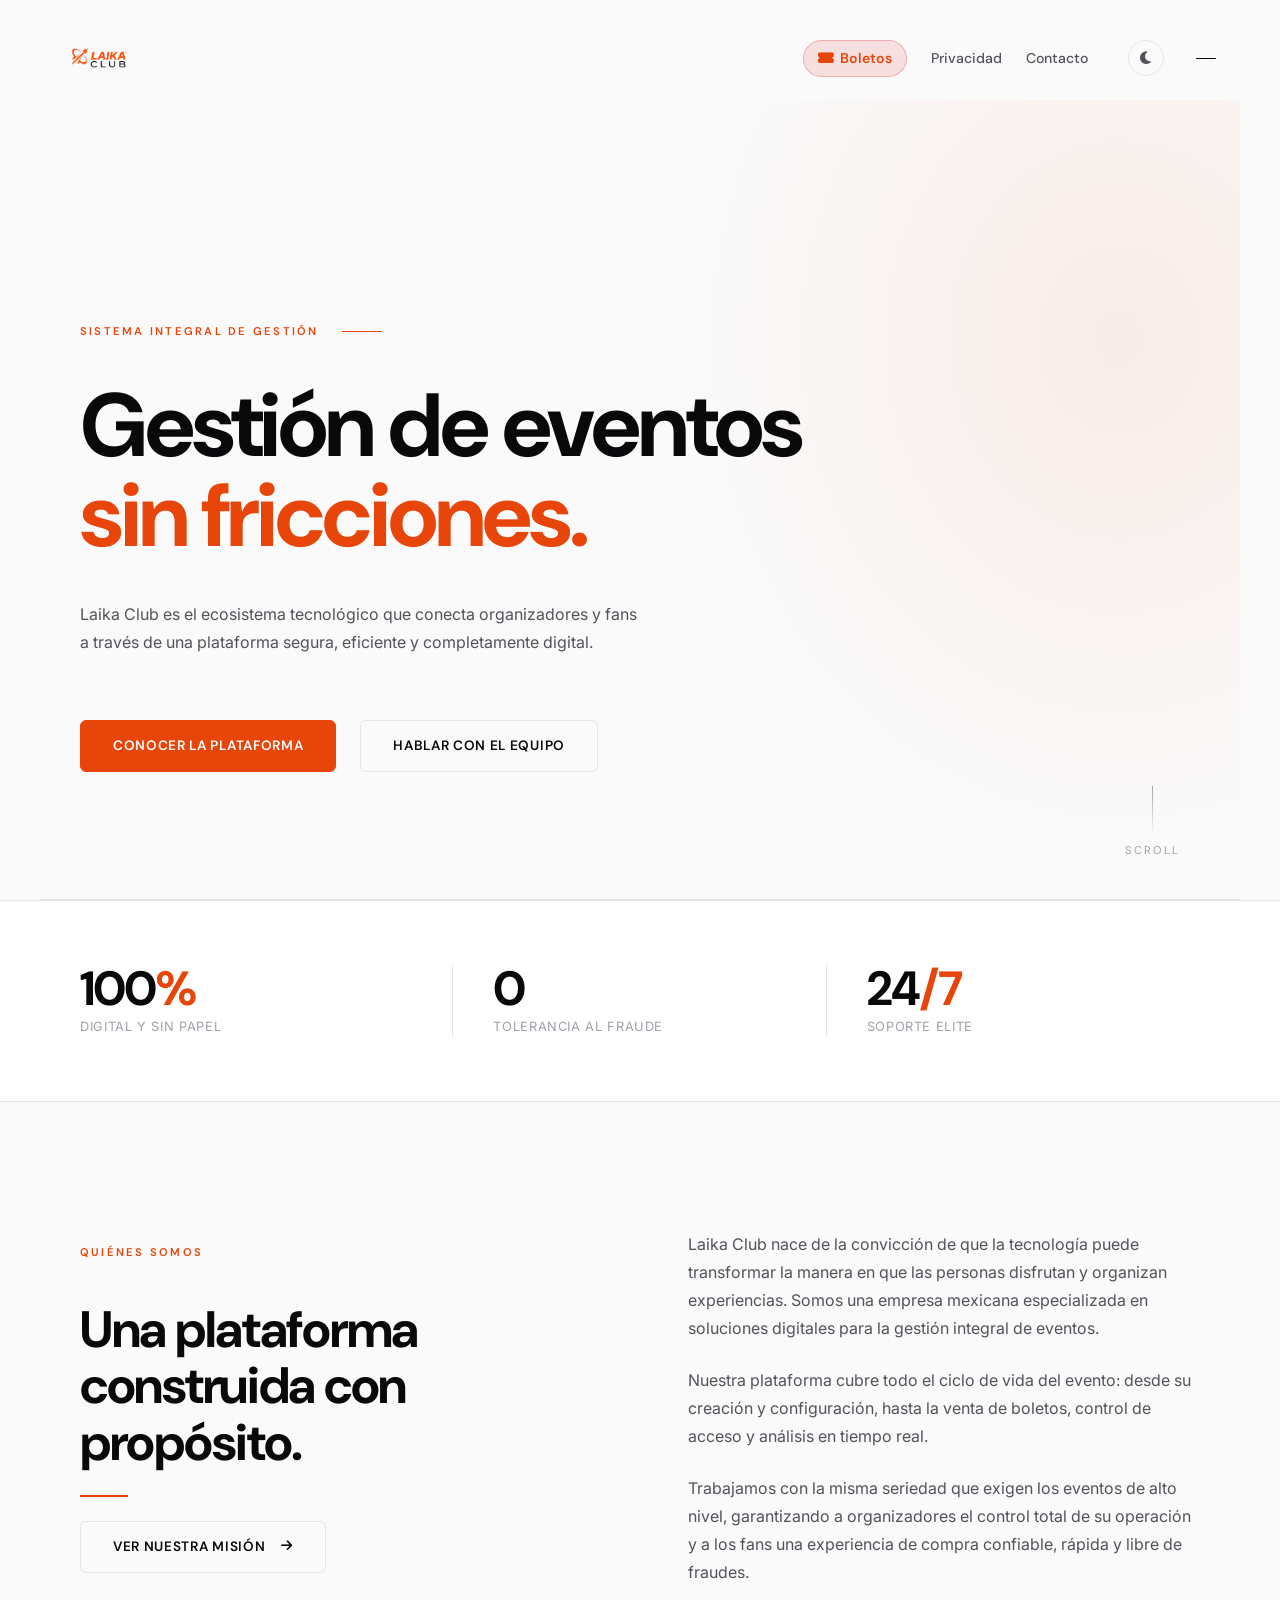
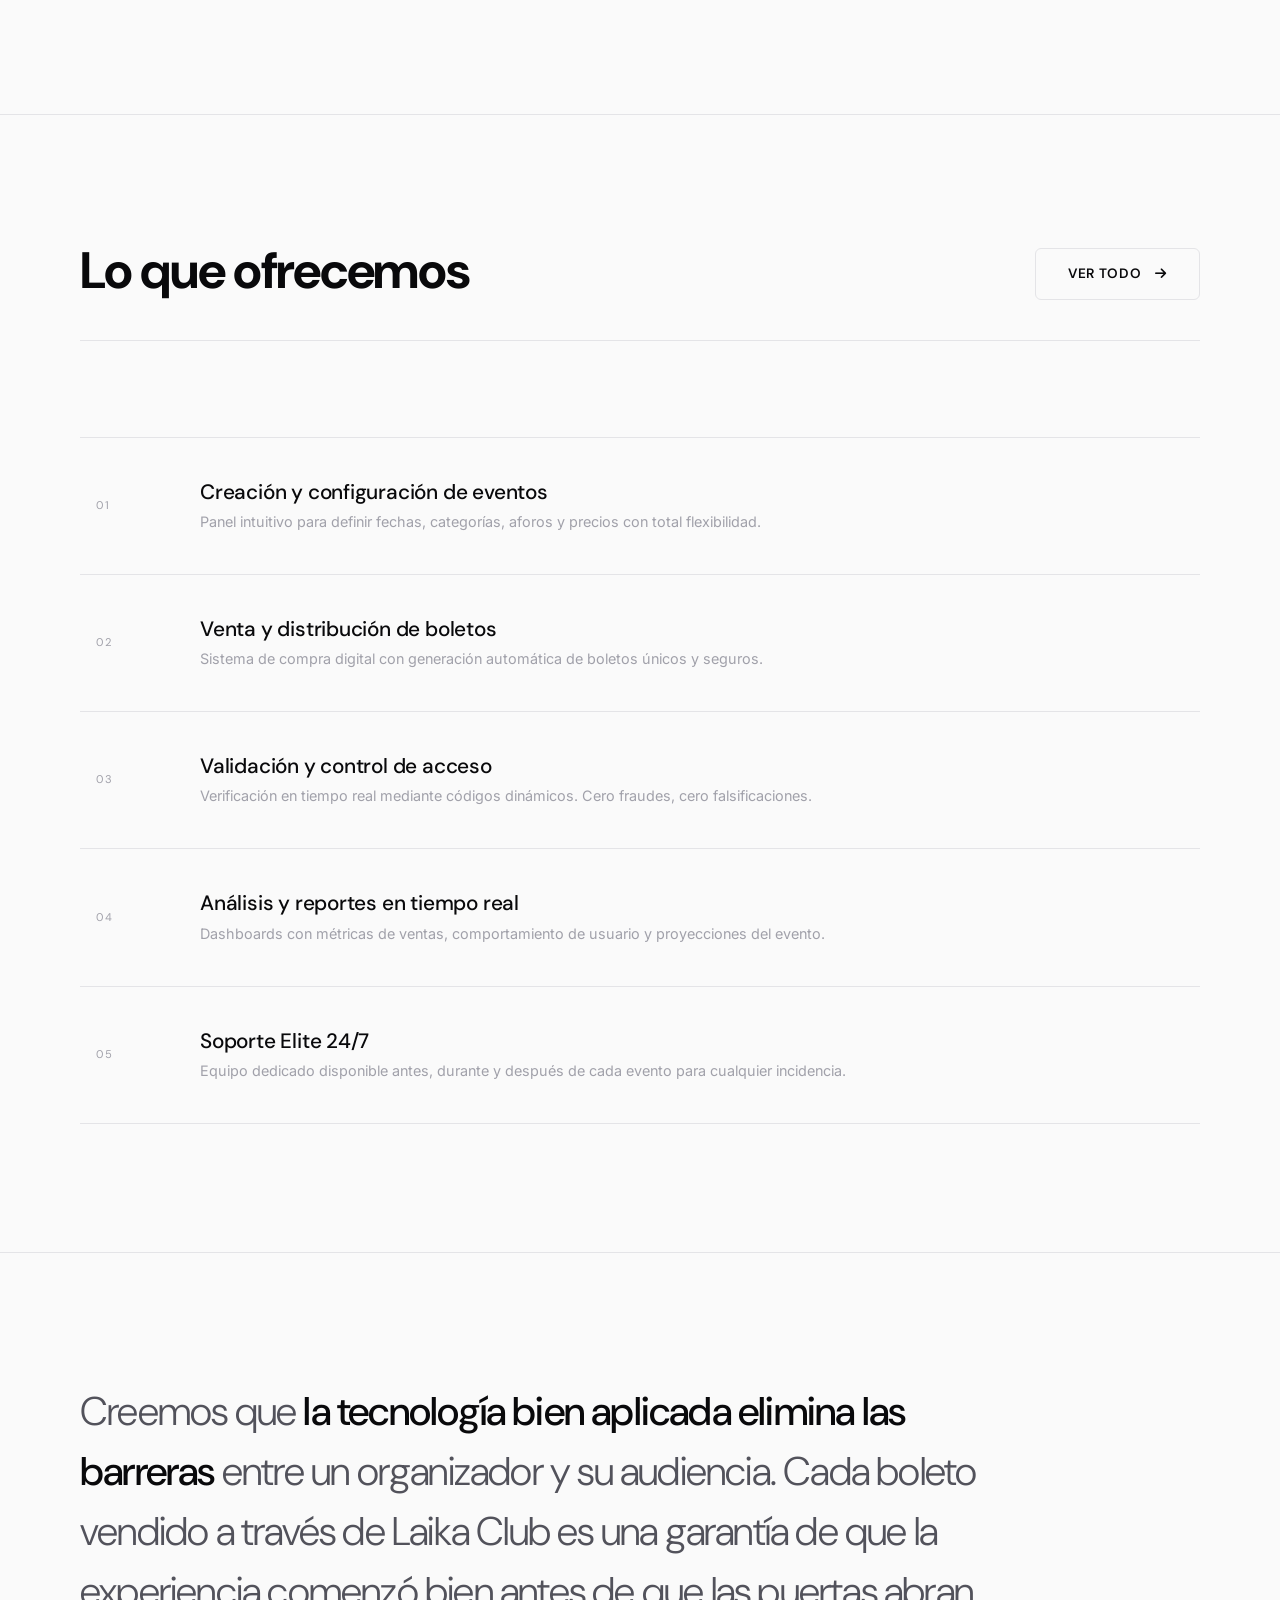
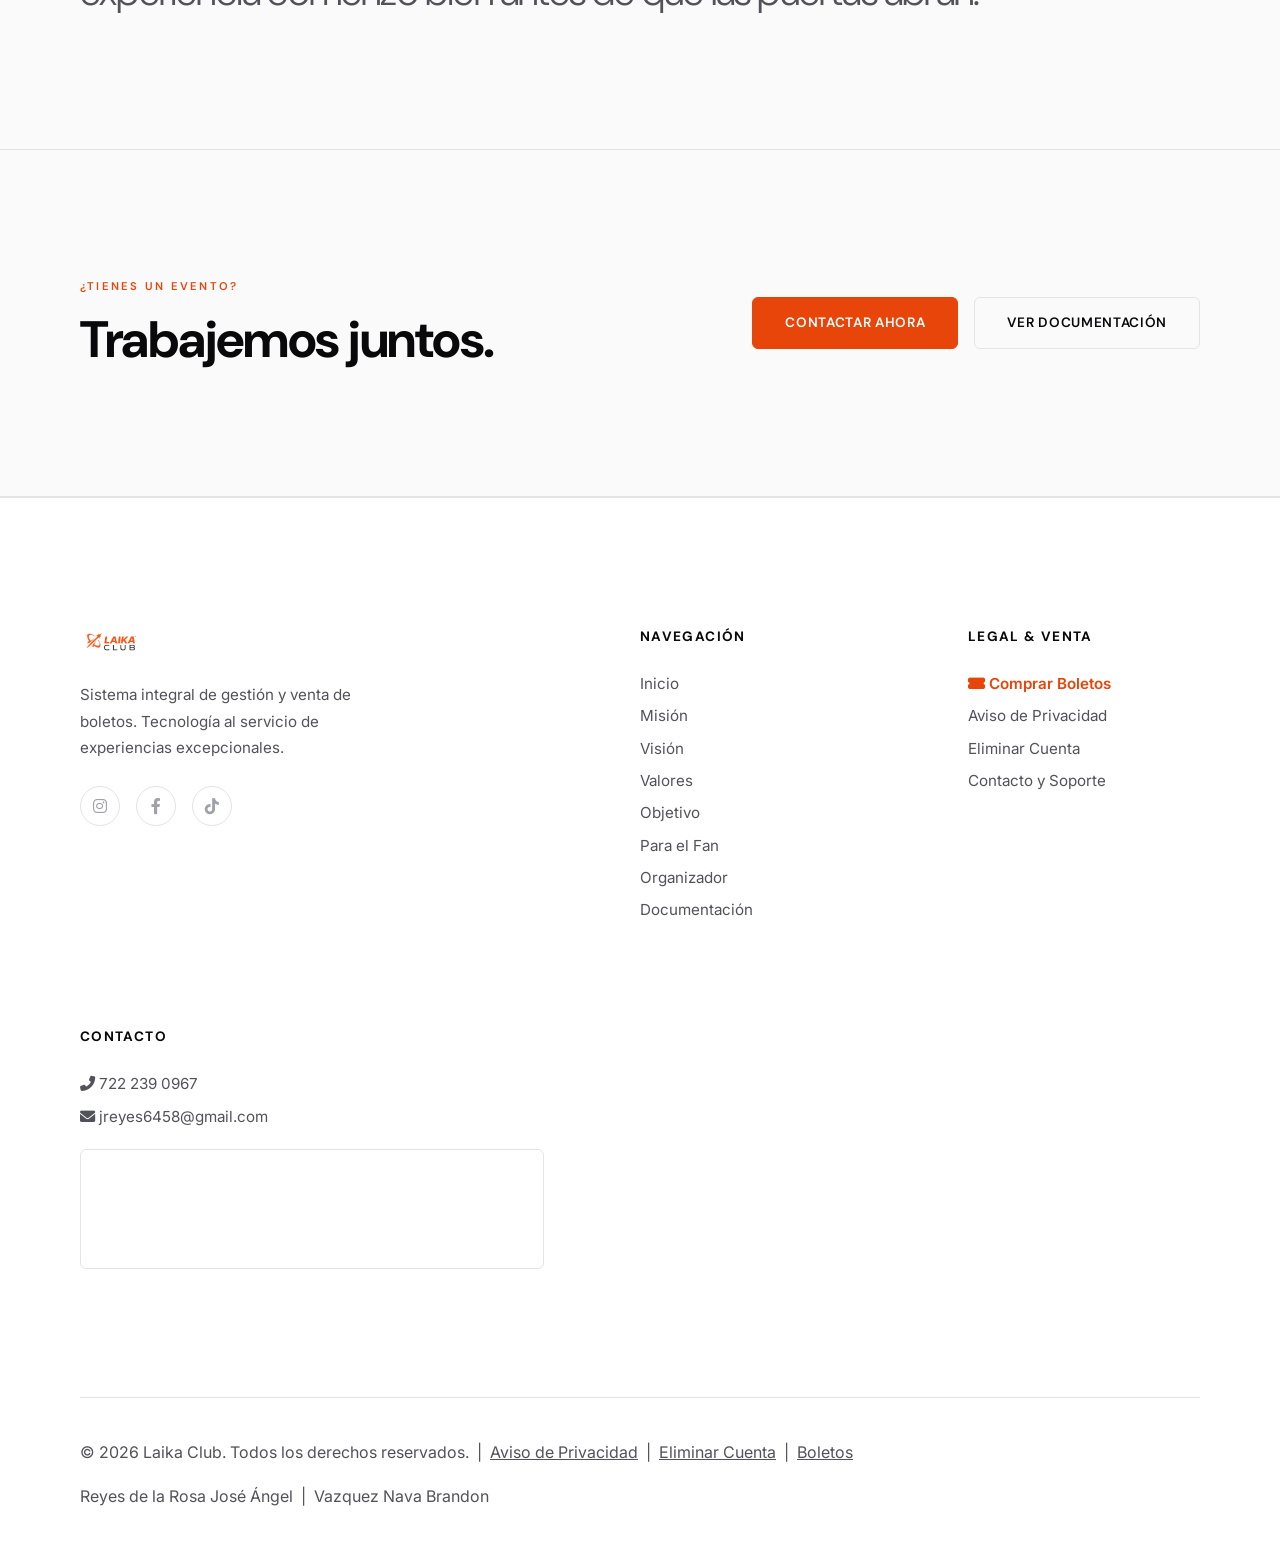
<file: index.html>
﻿<!DOCTYPE html>
<html lang="es">
<head>
    <meta charset="UTF-8">
    <meta name="viewport" content="width=device-width, initial-scale=1.0">
    <meta name="description" content="Laika Club — Sistema integral de gestión y venta de boletos. Tecnología de vanguardia para la creación, administración y distribución segura de eventos.">
    <title>Laika Club | Sistema Integral de Gestión de Eventos</title>
    <link rel="icon" type="image/x-icon" href="logos/icono.ico">
    <link rel="stylesheet" href="css/styles.css">
    <link rel="stylesheet" href="https://cdnjs.cloudflare.com/ajax/libs/font-awesome/6.0.0/css/all.min.css">
    <script src="js/components.js" defer></script>
</head>
<body>

    <laika-header></laika-header>
    <laika-sidebar></laika-sidebar>

    <main>

        <!-- HERO -->
        <section class="hero container">
            <div class="hero-eyebrow animate-reveal">
                <span class="label">Sistema Integral de Gestión</span>
                <div class="hero-eyebrow-line"></div>
            </div>

            <h1 class="hero-title animate-reveal delay-1">
                Gestión de eventos<br><em>sin fricciones.</em>
            </h1>

            <div class="hero-body animate-reveal delay-2">
                <p>Laika Club es el ecosistema tecnológico que conecta organizadores y fans a través de una plataforma segura, eficiente y completamente digital.</p>
            </div>

            <div class="hero-ctas animate-reveal delay-3">
                <a href="mision.html" class="btn btn-primary">Conocer la plataforma</a>
                <a href="contacto.html" class="btn btn-ghost">Hablar con el equipo</a>
            </div>

            <div class="hero-scroll-indicator">
                <div class="scroll-line"></div>
                <span>Scroll</span>
            </div>
        </section>

        <!-- METRICS BAND -->
        <div class="metrics-band animate-reveal delay-4">
            <div class="container">
                <div class="metric-item">
                    <div class="metric-number">100<span>%</span></div>
                    <div class="metric-label">Digital y sin papel</div>
                </div>
                <div class="metric-item">
                    <div class="metric-number">0</div>
                    <div class="metric-label">Tolerancia al fraude</div>
                </div>
                <div class="metric-item">
                    <div class="metric-number">24<span>/7</span></div>
                    <div class="metric-label">Soporte Elite</div>
                </div>
            </div>
        </div>

        <!-- ABOUT SPLIT -->
        <section class="split-section">
            <div class="container">
                <div class="split-layout">
                    <div class="split-left">
                        <div class="section-tag">
                            <span class="label">Quiénes Somos</span>
                        </div>
                        <h2>Una plataforma construida con propósito.</h2>
                        <hr class="rule-brand">
                        <div style="margin-top: 24px;">
                            <a href="mision.html" class="btn btn-ghost">Ver nuestra misión <i class="fas fa-arrow-right" style="margin-left:8px;font-size:0.8rem;"></i></a>
                        </div>
                    </div>
                    <div class="split-right">
                        <p>Laika Club nace de la convicción de que la tecnología puede transformar la manera en que las personas disfrutan y organizan experiencias. Somos una empresa mexicana especializada en soluciones digitales para la gestión integral de eventos.</p>
                        <p>Nuestra plataforma cubre todo el ciclo de vida del evento: desde su creación y configuración, hasta la venta de boletos, control de acceso y análisis en tiempo real.</p>
                        <p>Trabajamos con la misma seriedad que exigen los eventos de alto nivel, garantizando a organizadores el control total de su operación y a los fans una experiencia de compra confiable, rápida y libre de fraudes.</p>
                    </div>
                </div>
            </div>
        </section>

        <!-- SERVICES SECTION -->
        <section class="services-section">
            <div class="container">
                <div class="services-header">
                    <h2>Lo que ofrecemos</h2>
                    <a href="organizador.html" class="btn btn-ghost">Ver todo <i class="fas fa-arrow-right" style="margin-left:6px;font-size:0.8rem;"></i></a>
                </div>

                <div class="service-list">
                    <div class="service-item">
                        <div class="service-num">01</div>
                        <div class="service-body">
                            <h3>Creación y configuración de eventos</h3>
                            <p>Panel intuitivo para definir fechas, categorías, aforos y precios con total flexibilidad.</p>
                        </div>
                        <div class="service-arrow"><i class="fas fa-arrow-up-right"></i></div>
                    </div>
                    <div class="service-item">
                        <div class="service-num">02</div>
                        <div class="service-body">
                            <h3>Venta y distribución de boletos</h3>
                            <p>Sistema de compra digital con generación automática de boletos únicos y seguros.</p>
                        </div>
                        <div class="service-arrow"><i class="fas fa-arrow-up-right"></i></div>
                    </div>
                    <div class="service-item">
                        <div class="service-num">03</div>
                        <div class="service-body">
                            <h3>Validación y control de acceso</h3>
                            <p>Verificación en tiempo real mediante códigos dinámicos. Cero fraudes, cero falsificaciones.</p>
                        </div>
                        <div class="service-arrow"><i class="fas fa-arrow-up-right"></i></div>
                    </div>
                    <div class="service-item">
                        <div class="service-num">04</div>
                        <div class="service-body">
                            <h3>Análisis y reportes en tiempo real</h3>
                            <p>Dashboards con métricas de ventas, comportamiento de usuario y proyecciones del evento.</p>
                        </div>
                        <div class="service-arrow"><i class="fas fa-arrow-up-right"></i></div>
                    </div>
                    <div class="service-item">
                        <div class="service-num">05</div>
                        <div class="service-body">
                            <h3>Soporte Elite 24/7</h3>
                            <p>Equipo dedicado disponible antes, durante y después de cada evento para cualquier incidencia.</p>
                        </div>
                        <div class="service-arrow"><i class="fas fa-arrow-up-right"></i></div>
                    </div>
                </div>
            </div>
        </section>

        <!-- STATEMENT -->
        <section class="statement-section">
            <div class="container">
                <p class="statement-text">
                    Creemos que <strong>la tecnología bien aplicada elimina las barreras</strong> entre un organizador y su audiencia. Cada boleto vendido a través de Laika Club es una garantía de que la experiencia comenzó bien antes de que las puertas abran.
                </p>
            </div>
        </section>

        <!-- CTA FINAL -->
        <section class="section" style="border-bottom: 1px solid var(--bg-border);">
            <div class="container" style="display:flex; justify-content:space-between; align-items:center; flex-wrap:wrap; gap:32px;">
                <div>
                    <span class="label">¿Tienes un evento?</span>
                    <h2 style="margin-top:16px; max-width:480px;">Trabajemos juntos.</h2>
                </div>
                <div class="btn-group">
                    <a href="contacto.html" class="btn btn-primary">Contactar ahora</a>
                    <a href="documentacion.html" class="btn btn-ghost">Ver documentación</a>
                </div>
            </div>
        </section>

    </main>

    <laika-footer></laika-footer>
    <script src="js/script.js"></script>
</body>
</html>
</file>
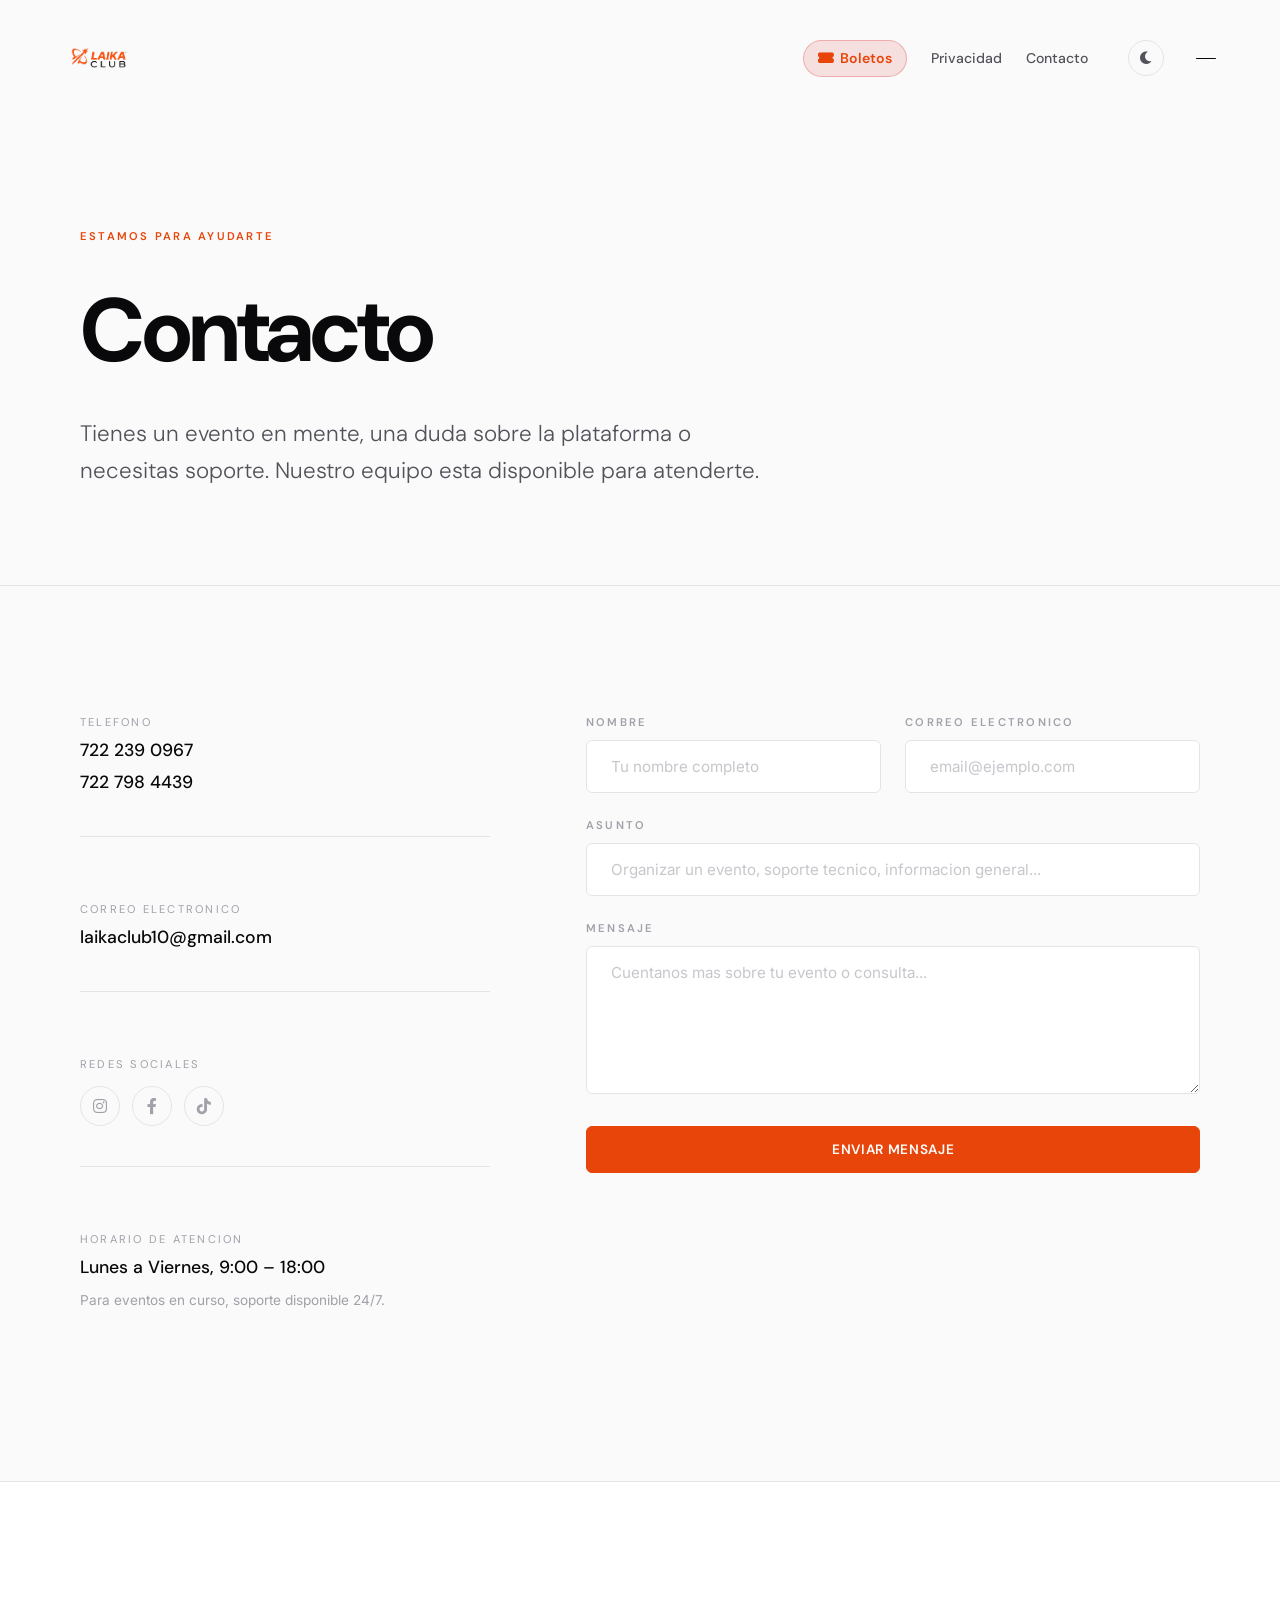
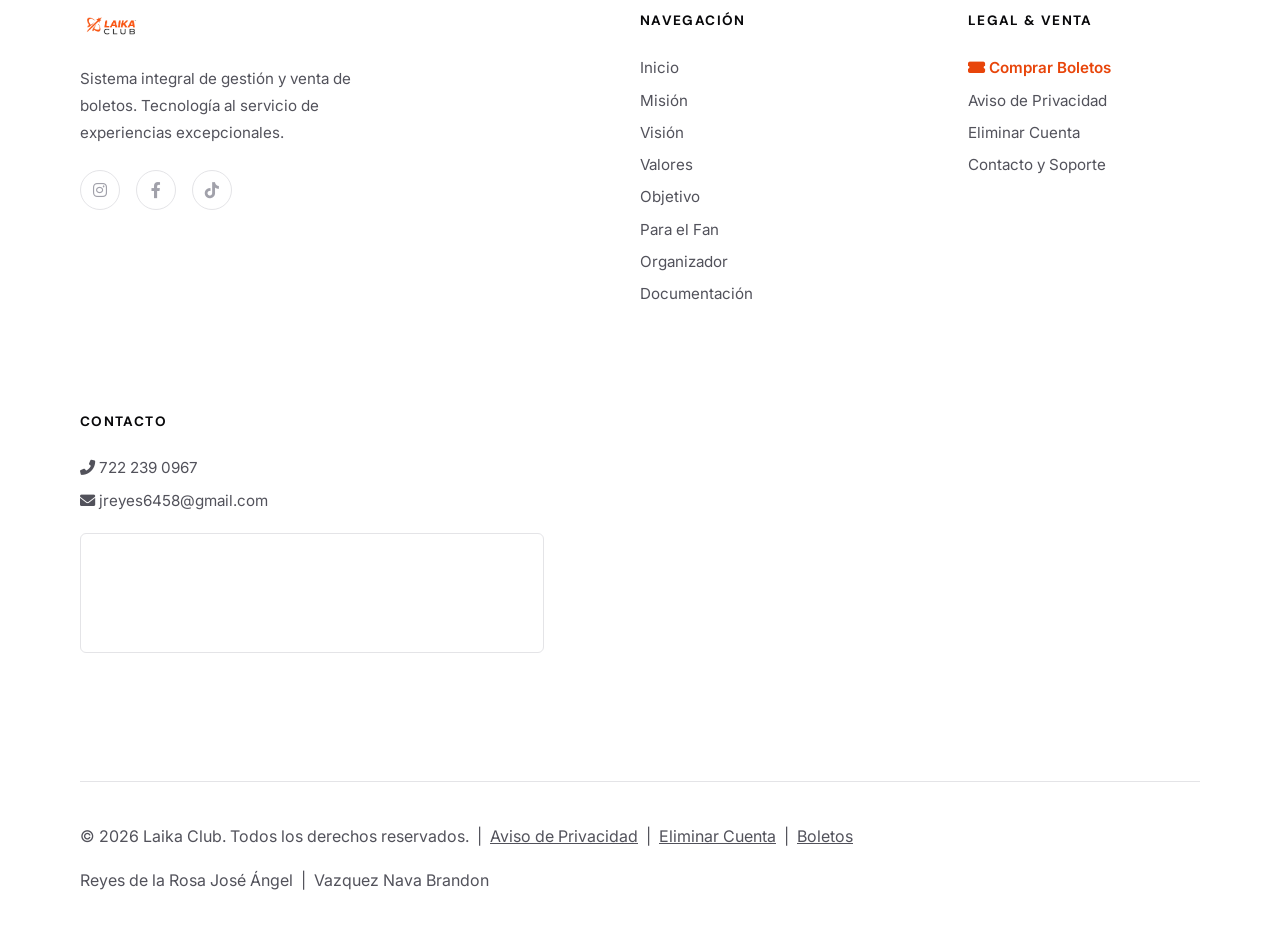
<file: contacto.html>
﻿<!DOCTYPE html>
<html lang="es">
<head>
    <meta charset="UTF-8">
    <meta name="viewport" content="width=device-width, initial-scale=1.0">
    <meta name="description" content="Contacta al equipo de Laika Club. Soporte Elite disponible para organizadores y fans. Envianos tu consulta y te respondemos a la brevedad.">
    <title>Contacto | Laika Club</title>
    <link rel="icon" type="image/x-icon" href="logos/icono.ico">
    <link rel="stylesheet" href="css/styles.css">
    <link rel="stylesheet" href="https://cdnjs.cloudflare.com/ajax/libs/font-awesome/6.0.0/css/all.min.css">
    <script src="js/components.js" defer></script>
</head>
<body>

    <laika-header></laika-header>
    <laika-sidebar></laika-sidebar>

    <main>

        <!-- PAGE HERO -->
        <section class="page-hero">
            <div class="container">
                <span class="label animate-reveal">Estamos Para Ayudarte</span>
                <h1 class="animate-reveal delay-1">Contacto</h1>
                <p class="lead animate-reveal delay-2">
                    Tienes un evento en mente, una duda sobre la plataforma o necesitas soporte. Nuestro equipo esta disponible para atenderte.
                </p>
            </div>
        </section>

        <!-- CONTACT LAYOUT -->
        <section>
            <div class="container">
                <div class="contact-layout">

                    <!-- INFO COLUMN -->
                    <div class="contact-info animate-reveal">

                        <div class="contact-method">
                            <span class="contact-method-label">Telefono</span>
                            <a href="tel:7222390967" class="contact-method-value">722 239 0967</a>
                            <a href="tel:7227984439" class="contact-method-value">722 798 4439</a>
                        </div>

                        <div class="contact-method">
                            <span class="contact-method-label">Correo electronico</span>
                            <a href="mailto:laikaclub10@gmail.com" class="contact-method-value">laikaclub10@gmail.com</a>
                        </div>

                        <div class="contact-method">
                            <span class="contact-method-label">Redes sociales</span>
                            <div style="display:flex; gap:12px; margin-top:8px;">
                                <a href="https://www.instagram.com/laika__club" target="_blank" rel="noopener"
                                   style="display:flex;align-items:center;justify-content:center;width:40px;height:40px;border-radius:50%;border:1px solid var(--bg-border);color:var(--text-muted);font-size:1rem;transition:var(--t-smooth);"
                                   onmouseover="this.style.color='var(--brand)';this.style.borderColor='var(--brand)';"
                                   onmouseout="this.style.color='var(--text-muted)';this.style.borderColor='var(--bg-border)';"
                                   aria-label="Instagram">
                                    <i class="fab fa-instagram"></i>
                                </a>
                                <a href="https://www.facebook.com/people/Laika-Club/61581326425324/" target="_blank" rel="noopener"
                                   style="display:flex;align-items:center;justify-content:center;width:40px;height:40px;border-radius:50%;border:1px solid var(--bg-border);color:var(--text-muted);font-size:1rem;transition:var(--t-smooth);"
                                   onmouseover="this.style.color='var(--brand)';this.style.borderColor='var(--brand)';"
                                   onmouseout="this.style.color='var(--text-muted)';this.style.borderColor='var(--bg-border)';"
                                   aria-label="Facebook">
                                    <i class="fab fa-facebook-f"></i>
                                </a>
                                <a href="https://www.tiktok.com/@laika_club" target="_blank" rel="noopener"
                                   style="display:flex;align-items:center;justify-content:center;width:40px;height:40px;border-radius:50%;border:1px solid var(--bg-border);color:var(--text-muted);font-size:1rem;transition:var(--t-smooth);"
                                   onmouseover="this.style.color='var(--brand)';this.style.borderColor='var(--brand)';"
                                   onmouseout="this.style.color='var(--text-muted)';this.style.borderColor='var(--bg-border)';"
                                   aria-label="TikTok">
                                    <i class="fab fa-tiktok"></i>
                                </a>
                            </div>
                        </div>

                        <div class="contact-method">
                            <span class="contact-method-label">Horario de atencion</span>
                            <span class="contact-method-value" style="cursor:default;">Lunes a Viernes, 9:00 – 18:00</span>
                            <p style="font-size:0.85rem; color:var(--text-muted); margin-top:4px;">Para eventos en curso, soporte disponible 24/7.</p>
                        </div>

                    </div>

                    <!-- FORM COLUMN -->
                    <div class="animate-reveal delay-2">
                        <form id="contact-form" class="contact-form" novalidate>
                            <div class="form-row">
                                <div class="form-field">
                                    <label for="contact-name">Nombre</label>
                                    <input type="text" id="contact-name" name="name" placeholder="Tu nombre completo" required autocomplete="name">
                                </div>
                                <div class="form-field">
                                    <label for="contact-email">Correo electronico</label>
                                    <input type="email" id="contact-email" name="email" placeholder="email@ejemplo.com" required autocomplete="email">
                                </div>
                            </div>

                            <div class="form-field">
                                <label for="contact-subject">Asunto</label>
                                <input type="text" id="contact-subject" name="subject" placeholder="Organizar un evento, soporte tecnico, informacion general..." required>
                            </div>

                            <div class="form-field">
                                <label for="contact-message">Mensaje</label>
                                <textarea id="contact-message" name="message" rows="6" placeholder="Cuentanos mas sobre tu evento o consulta..." required></textarea>
                            </div>

                            <div style="padding-top: 8px;">
                                <button type="submit" id="contact-submit" class="btn btn-primary" style="width:100%; justify-content:center;">
                                    Enviar mensaje
                                </button>
                            </div>
                        </form>
                    </div>

                </div>
            </div>
        </section>

    </main>

    <laika-footer></laika-footer>
    <script src="js/script.js"></script>
</body>
</html>
</file>
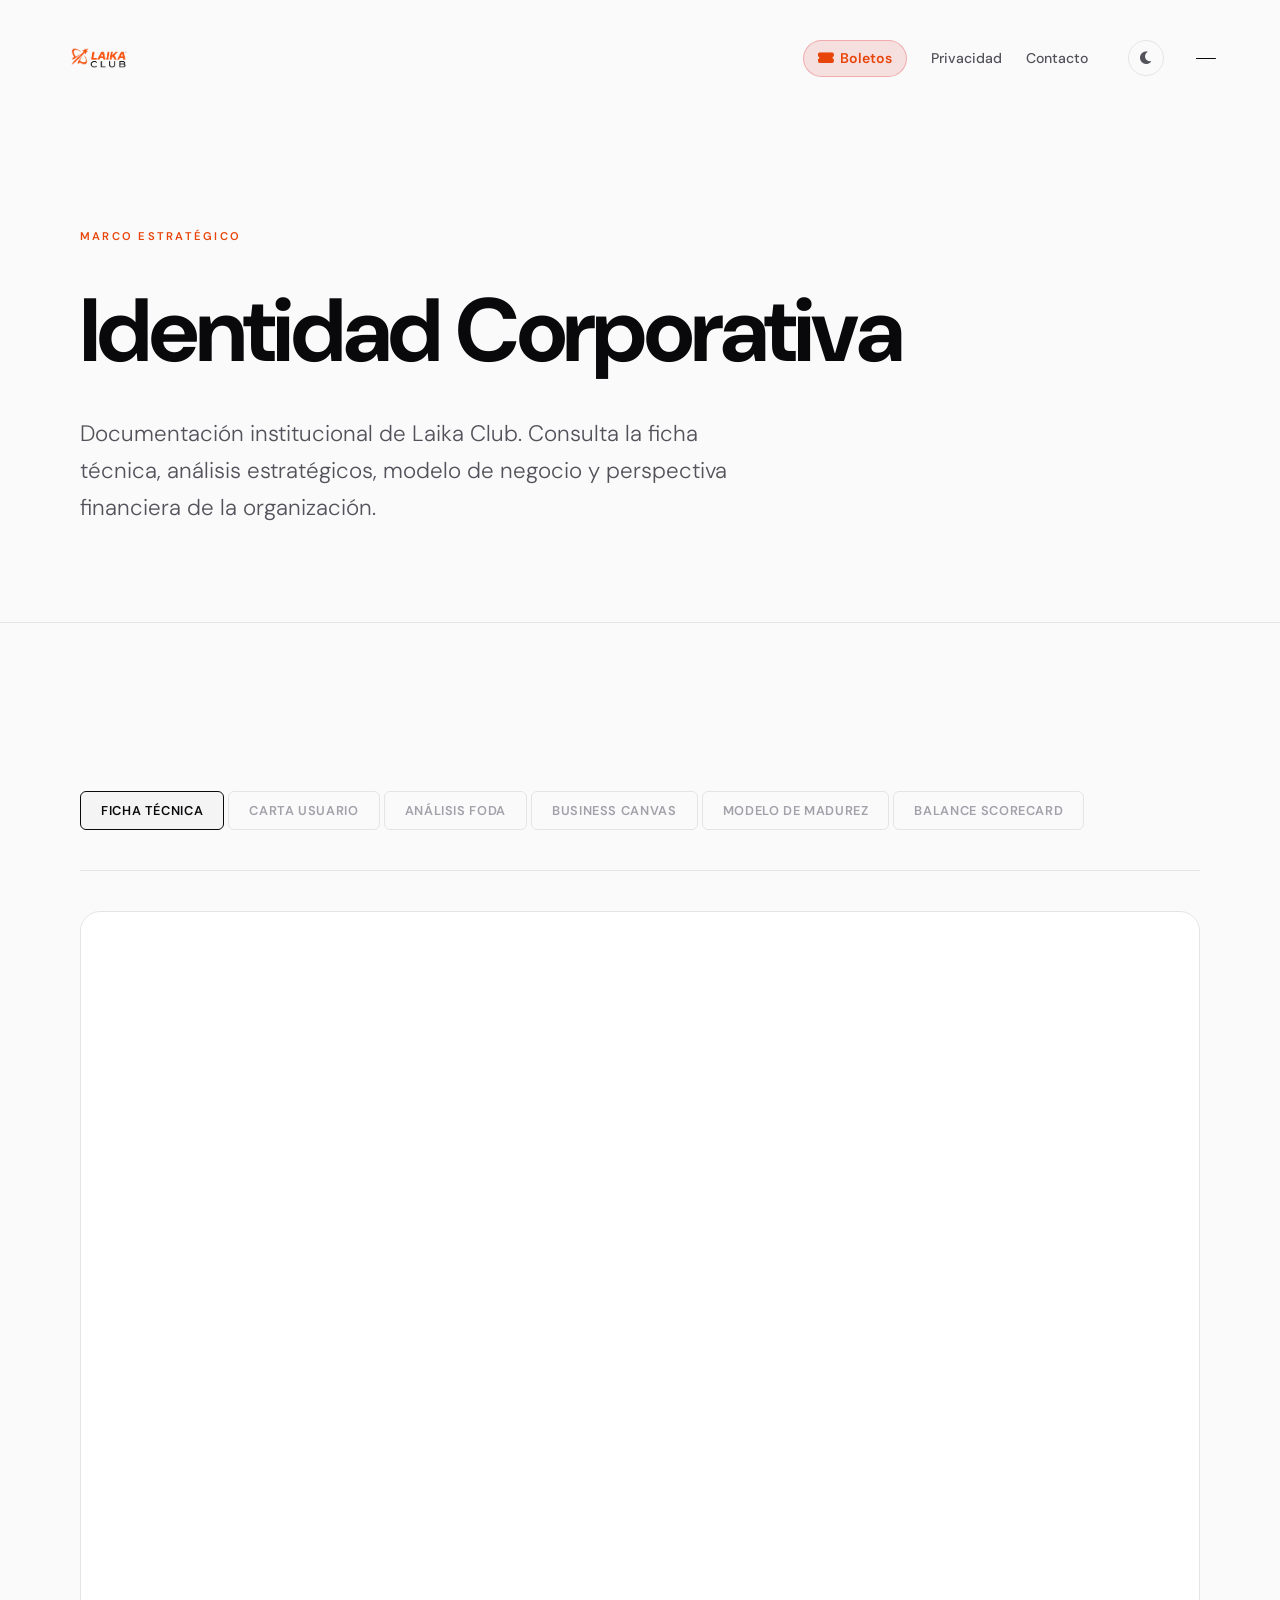
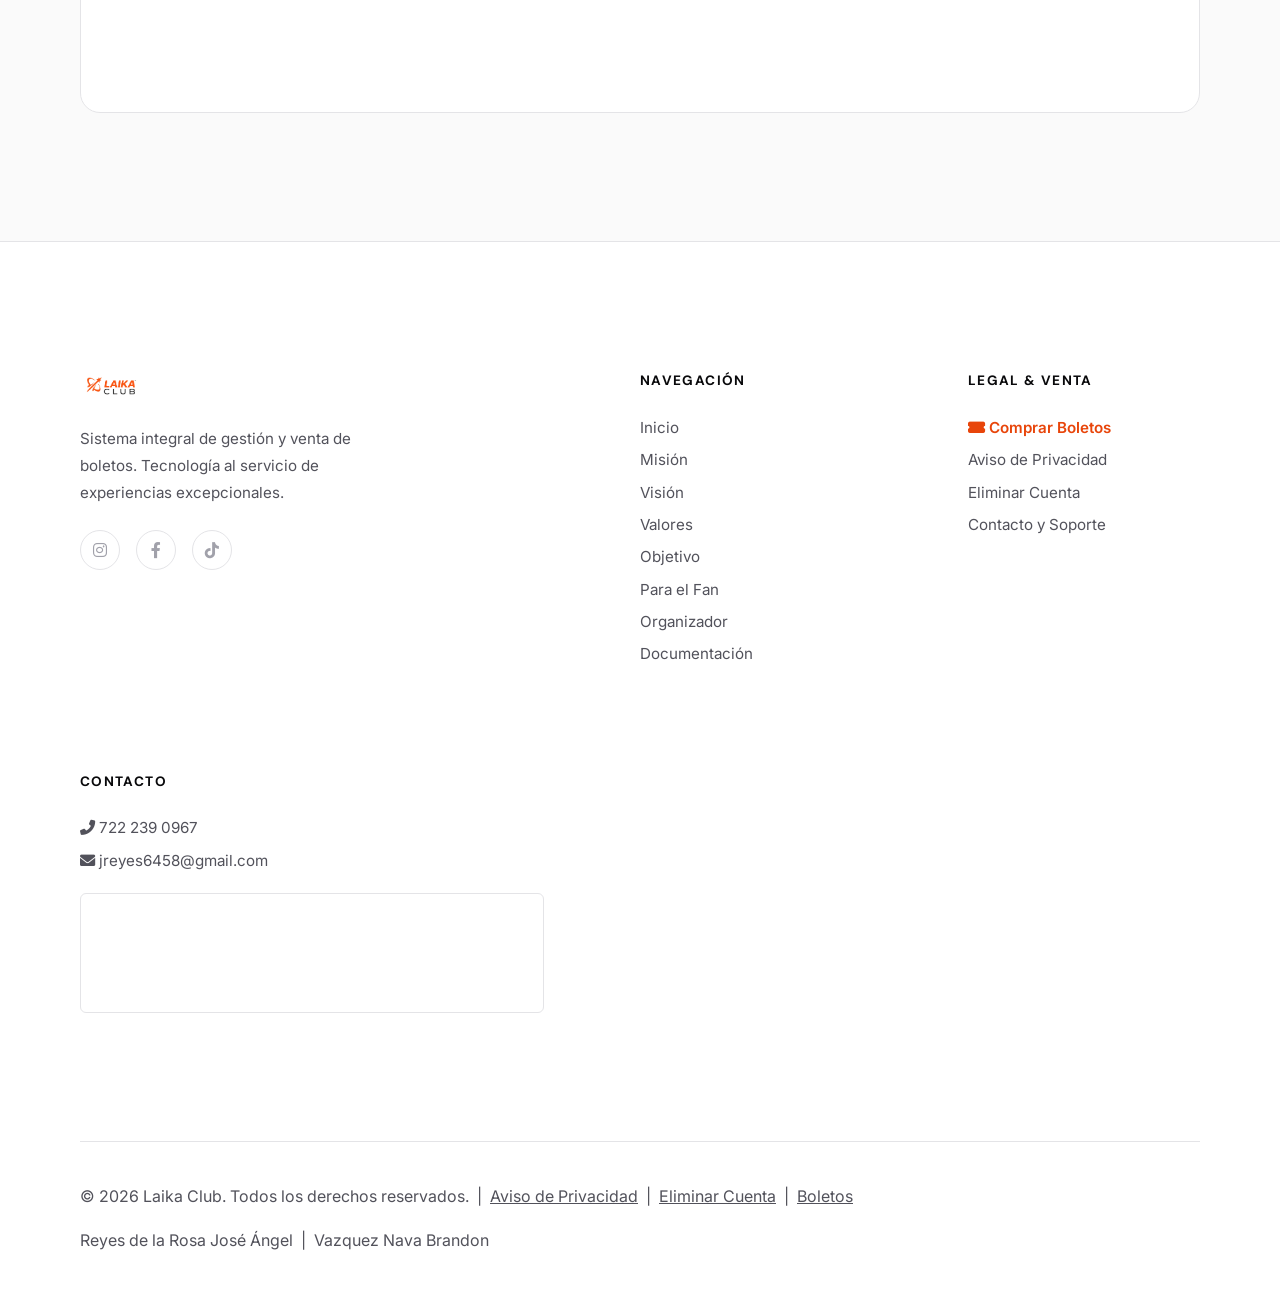
<file: documentacion.html>
﻿<!DOCTYPE html>
<html lang="es">
<head>
    <meta charset="UTF-8">
    <meta name="viewport" content="width=device-width, initial-scale=1.0">
    <meta name="description" content="Documentacion institucional de Laika Club: ficha tecnica, carta usuario, analisis FODA, Business Canvas, Modelo de Madurez y Balance Scorecard.">
    <title>Documentación | Laika Club</title>
    <link rel="icon" type="image/x-icon" href="logos/icono.ico">
    <link rel="stylesheet" href="css/styles.css">
    <link rel="stylesheet" href="https://cdnjs.cloudflare.com/ajax/libs/font-awesome/6.0.0/css/all.min.css">
    <script src="js/components.js" defer></script>
</head>
<body>

    <laika-header></laika-header>
    <laika-sidebar></laika-sidebar>

    <main>

        <!-- PAGE HERO -->
        <section class="page-hero">
            <div class="container">
                <span class="label animate-reveal">Marco Estratégico</span>
                <h1 class="animate-reveal delay-1">Identidad Corporativa</h1>
                <p class="lead animate-reveal delay-2">
                    Documentación institucional de Laika Club. Consulta la ficha técnica, análisis estratégicos, modelo de negocio y perspectiva financiera de la organización.
                </p>
            </div>
        </section>

        <!-- PDF SECTION -->
        <section class="section">
            <div class="container">

                <div class="doc-tabs animate-reveal">
                    <button class="doc-tab active" data-pdf="doc/a) Ficha Técnica.pdf">Ficha Técnica</button>
                    <button class="doc-tab" data-pdf="doc/cu.pdf">Carta Usuario</button>
                    <button class="doc-tab" data-pdf="doc/foda.pdf">Análisis FODA</button>
                    <button class="doc-tab" data-pdf="doc/canvas.pdf">Business Canvas</button>
                    <button class="doc-tab" data-pdf="doc/madurez.pdf">Modelo de Madurez</button>
                    <button class="doc-tab" data-pdf="doc/Perspectiva Financiera.pdf">Balance Scorecard</button>
                </div>

                <div class="pdf-container animate-reveal delay-2">
                    <iframe id="pdf-frame" src="doc/a) Ficha Técnica.pdf" title="Documento institucional Laika Club"></iframe>
                </div>

            </div>
        </section>

    </main>

    <laika-footer></laika-footer>
    <script src="js/script.js"></script>
</body>
</html>
</file>
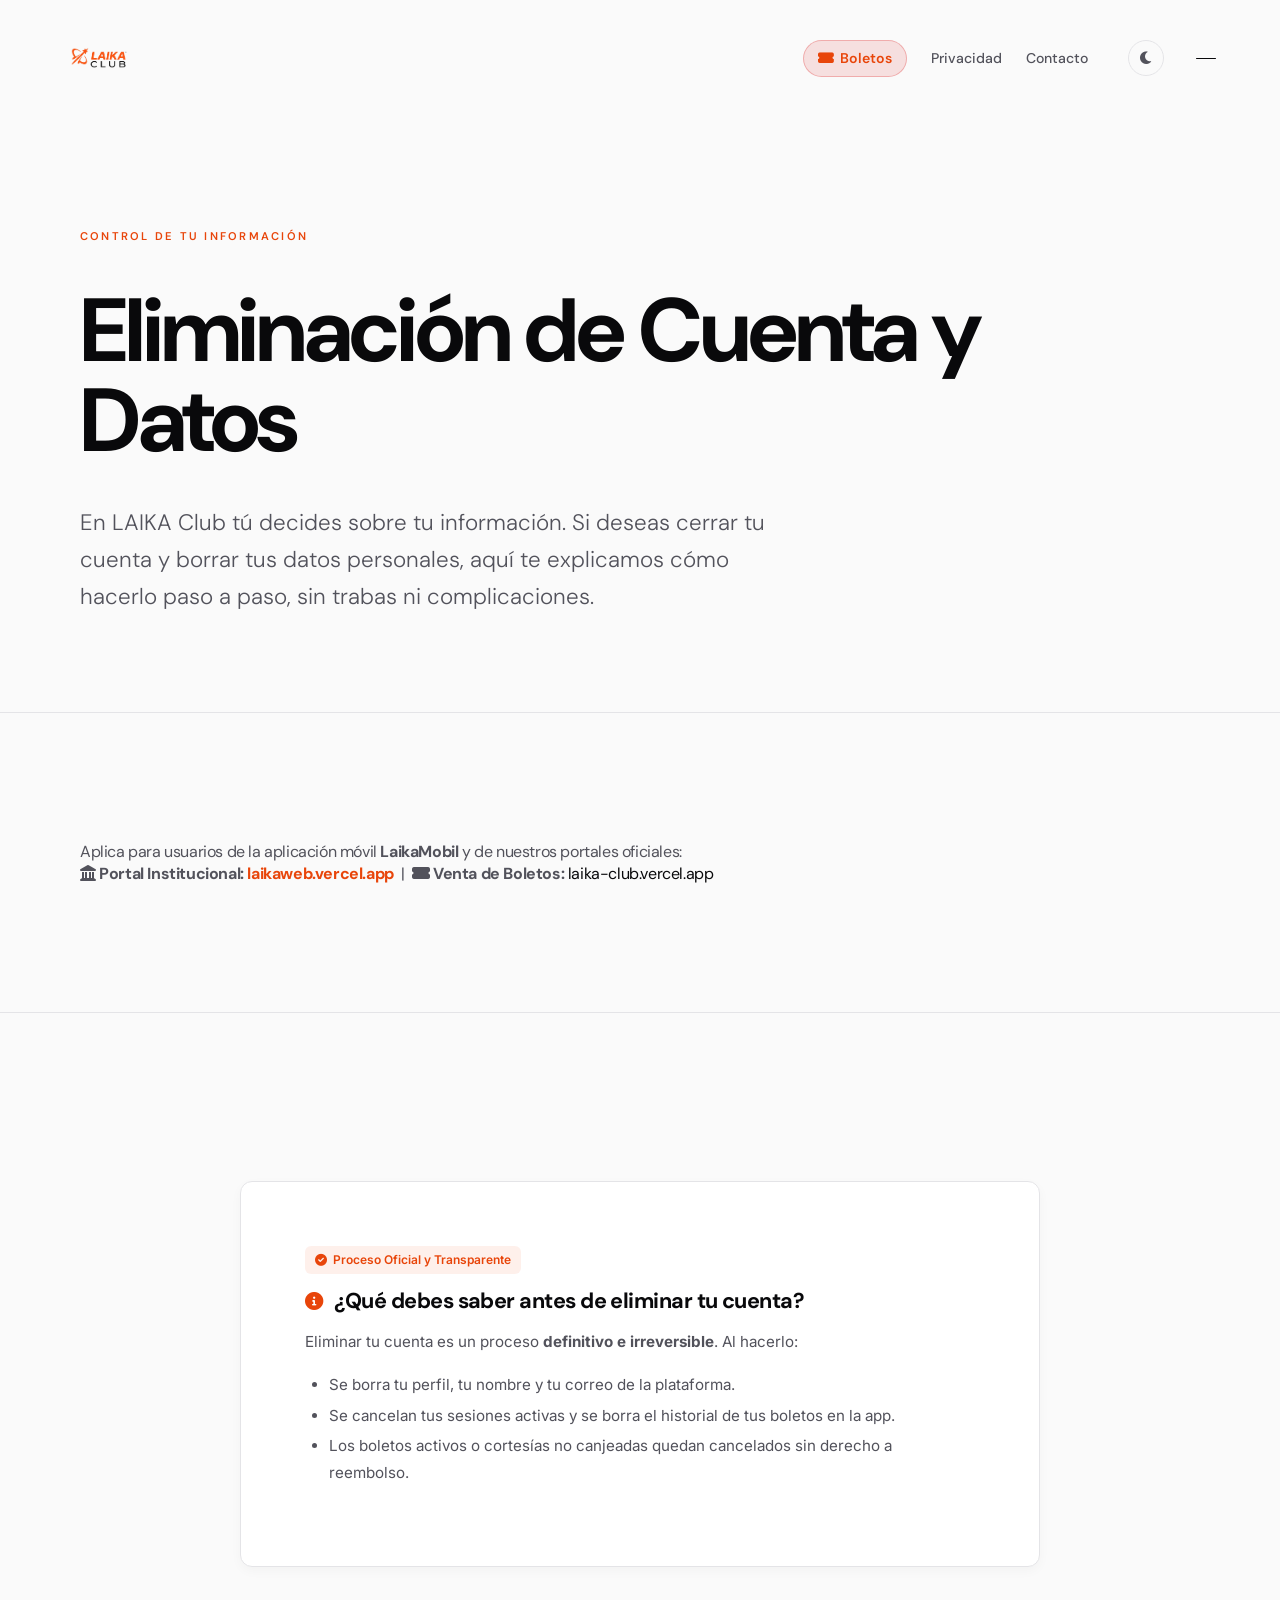
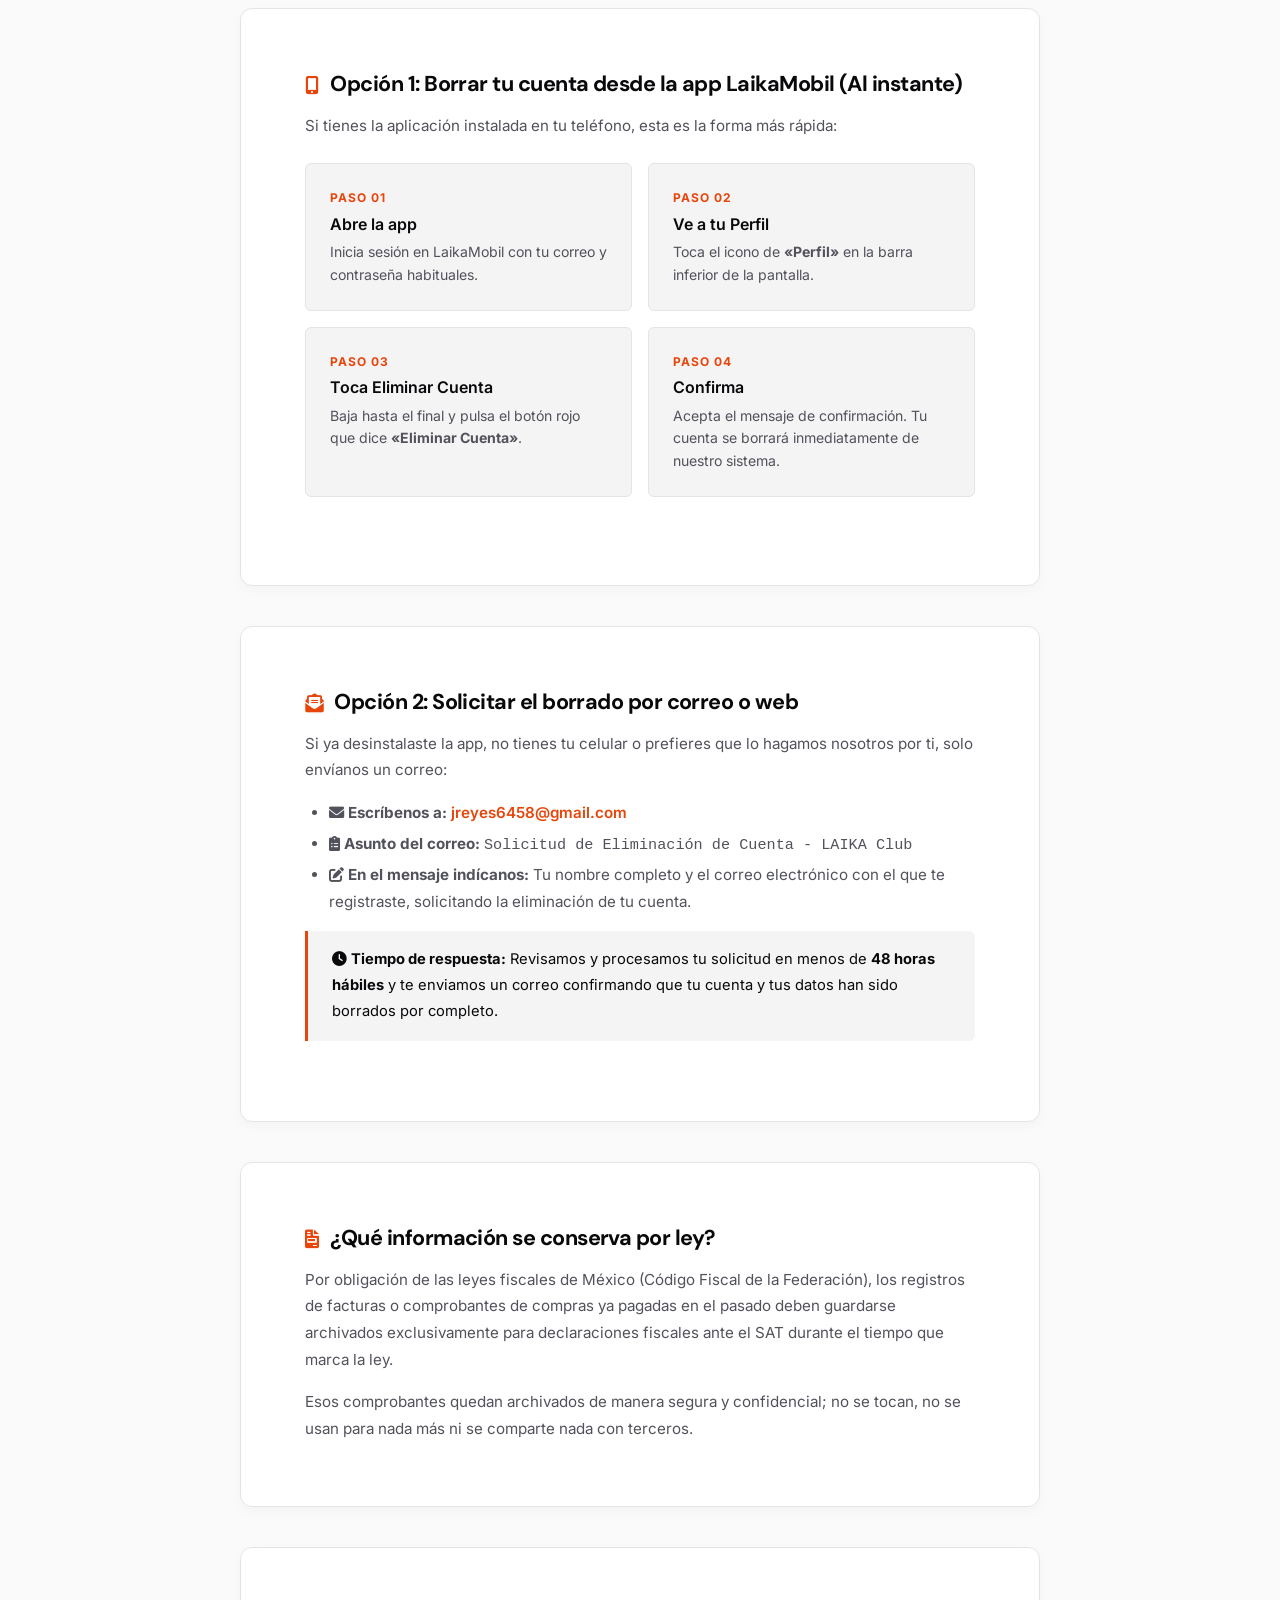
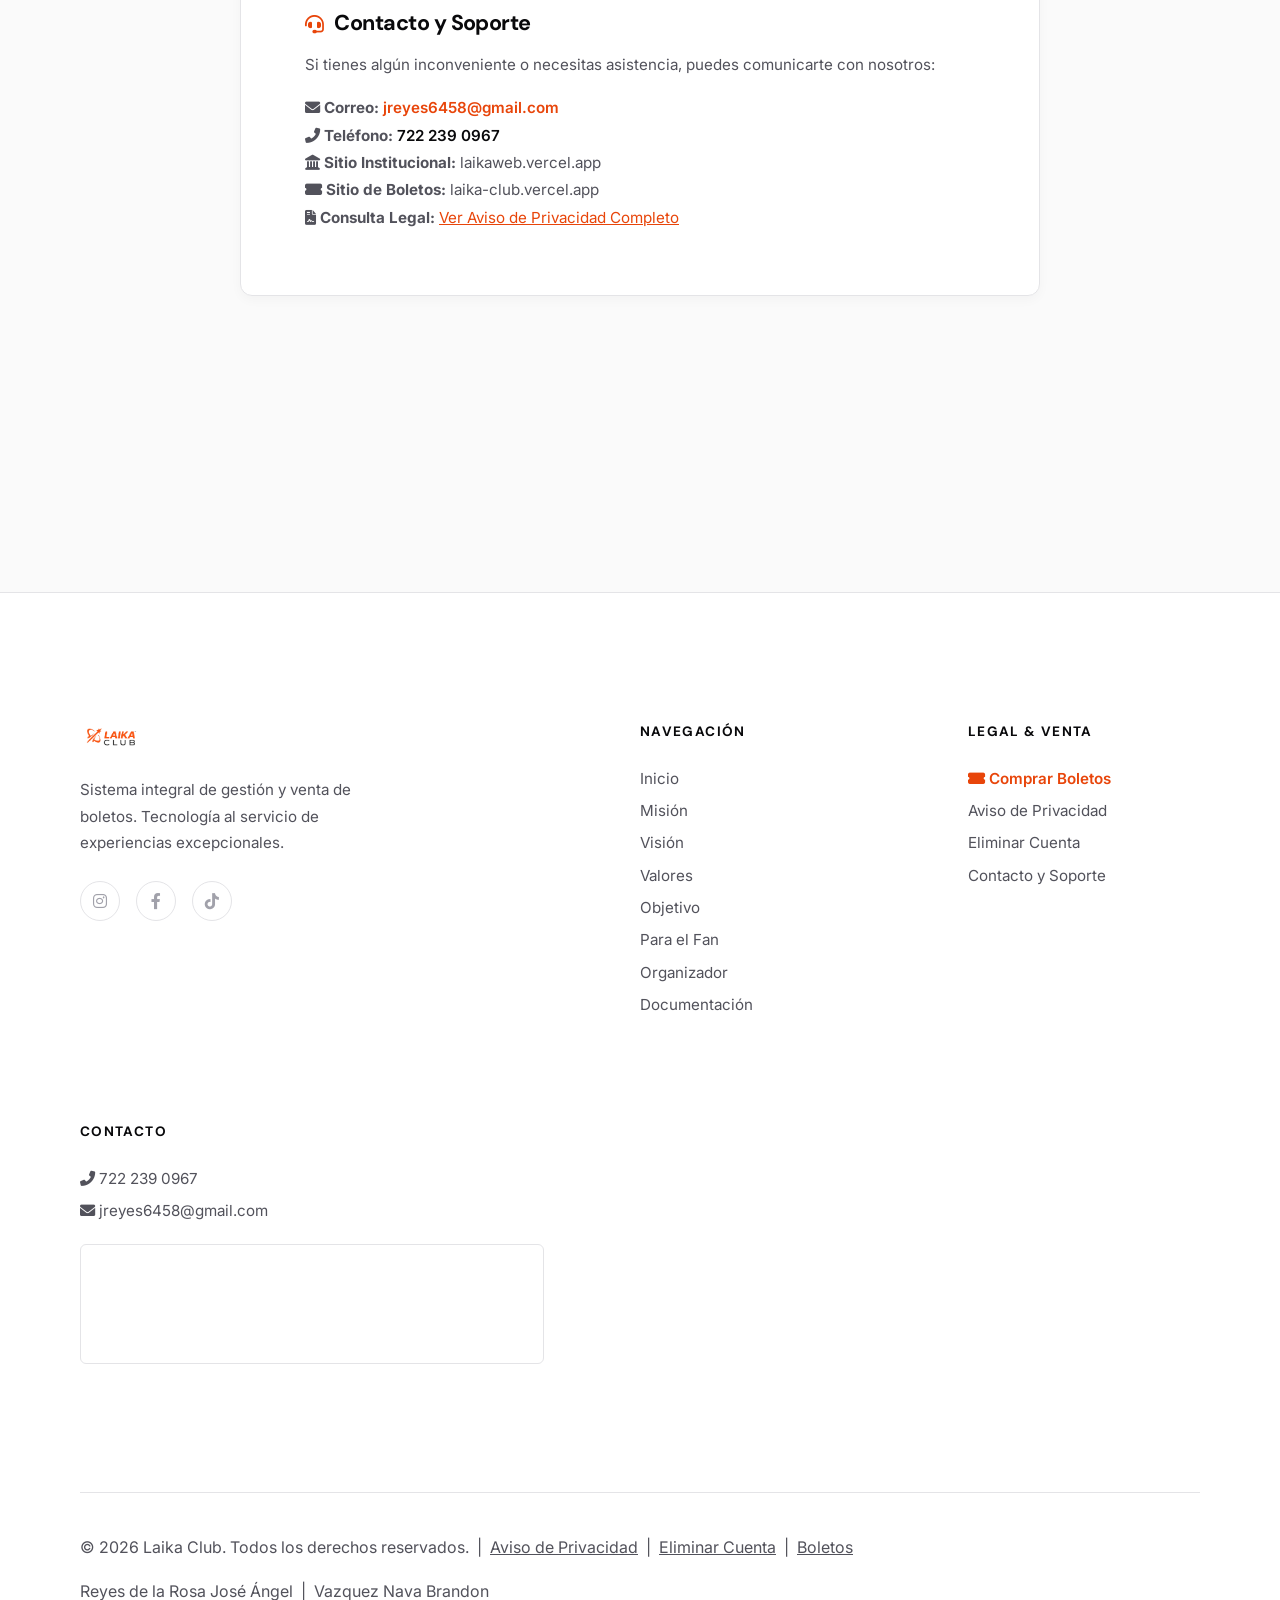
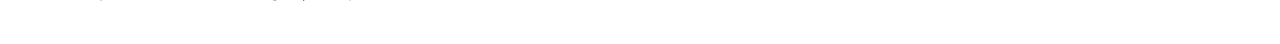
<file: eliminar-cuenta.html>
<!DOCTYPE html>
<html lang="es">
<head>
    <meta charset="UTF-8">
    <meta name="viewport" content="width=device-width, initial-scale=1.0">
    <meta name="description" content="Solicitud de Eliminación de Cuenta y Datos Personales en Laika Club y LaikaMobil. Proceso sencillo y transparente para darte de baja.">
    <title>Eliminación de Cuenta y Datos | Laika Club</title>
    <link rel="icon" type="image/x-icon" href="logos/icono.ico">
    <link rel="stylesheet" href="css/styles.css">
    <link rel="stylesheet" href="https://cdnjs.cloudflare.com/ajax/libs/font-awesome/6.0.0/css/all.min.css">
    <script src="js/components.js" defer></script>
</head>
<body>

    <laika-header></laika-header>
    <laika-sidebar></laika-sidebar>

    <main>

        <!-- PAGE HERO -->
        <section class="page-hero">
            <div class="container">
                <span class="label animate-reveal">Control de tu Información</span>
                <h1 class="animate-reveal delay-1">Eliminación de Cuenta y Datos</h1>
                <p class="lead animate-reveal delay-2">
                    En LAIKA Club tú decides sobre tu información. Si deseas cerrar tu cuenta y borrar tus datos personales, aquí te explicamos cómo hacerlo paso a paso, sin trabas ni complicaciones.
                </p>
            </div>
        </section>

        <!-- PORTALES OFICIALES -->
        <section class="emphasis-block">
            <div class="container">
                <p class="emphasis-text animate-reveal" style="font-size: 1rem;">
                    Aplica para usuarios de la aplicación móvil <strong>LaikaMobil</strong> y de nuestros portales oficiales:
                    <br>
                    <i class="fas fa-landmark"></i> <strong>Portal Institucional:</strong> <a href="https://laikaweb.vercel.app/" target="_blank" rel="noopener" class="brand-word">laikaweb.vercel.app</a>
                    &nbsp;|&nbsp;
                    <i class="fas fa-ticket-alt"></i> <strong>Venta de Boletos:</strong> <a href="https://laika-club.vercel.app/" target="_blank" rel="noopener" class="highlight">laika-club.vercel.app</a>
                </p>
            </div>
        </section>

        <!-- CONTENT -->
        <section class="section">
            <div class="container legal-container">

                <!-- INTRO -->
                <article class="legal-card animate-reveal">
                    <span class="legal-badge"><i class="fas fa-check-circle"></i> Proceso Oficial y Transparente</span>
                    <h2><i class="fas fa-info-circle"></i> ¿Qué debes saber antes de eliminar tu cuenta?</h2>
                    <p>
                        Eliminar tu cuenta es un proceso <strong>definitivo e irreversible</strong>. Al hacerlo:
                    </p>
                    <ul>
                        <li>Se borra tu perfil, tu nombre y tu correo de la plataforma.</li>
                        <li>Se cancelan tus sesiones activas y se borra el historial de tus boletos en la app.</li>
                        <li>Los boletos activos o cortesías no canjeadas quedan cancelados sin derecho a reembolso.</li>
                    </ul>
                </article>

                <!-- METODO 1: EN LA APP -->
                <article class="legal-card animate-reveal delay-1">
                    <h2><i class="fas fa-mobile-alt"></i> Opción 1: Borrar tu cuenta desde la app LaikaMobil (Al instante)</h2>
                    <p>
                        Si tienes la aplicación instalada en tu teléfono, esta es la forma más rápida:
                    </p>

                    <div class="step-grid">
                        <div class="step-item">
                            <span class="step-number">Paso 01</span>
                            <span class="step-title">Abre la app</span>
                            <span class="step-desc">Inicia sesión en LaikaMobil con tu correo y contraseña habituales.</span>
                        </div>
                        <div class="step-item">
                            <span class="step-number">Paso 02</span>
                            <span class="step-title">Ve a tu Perfil</span>
                            <span class="step-desc">Toca el icono de <strong>«Perfil»</strong> en la barra inferior de la pantalla.</span>
                        </div>
                        <div class="step-item">
                            <span class="step-number">Paso 03</span>
                            <span class="step-title">Toca Eliminar Cuenta</span>
                            <span class="step-desc">Baja hasta el final y pulsa el botón rojo que dice <strong>«Eliminar Cuenta»</strong>.</span>
                        </div>
                        <div class="step-item">
                            <span class="step-number">Paso 04</span>
                            <span class="step-title">Confirma</span>
                            <span class="step-desc">Acepta el mensaje de confirmación. Tu cuenta se borrará inmediatamente de nuestro sistema.</span>
                        </div>
                    </div>
                </article>

                <!-- METODO 2: VIA CORREO O WEB -->
                <article class="legal-card animate-reveal delay-2">
                    <h2><i class="fas fa-envelope-open-text"></i> Opción 2: Solicitar el borrado por correo o web</h2>
                    <p>
                        Si ya desinstalaste la app, no tienes tu celular o prefieres que lo hagamos nosotros por ti, solo envíanos un correo:
                    </p>
                    <ul>
                        <li><i class="fas fa-envelope"></i> <strong>Escríbenos a:</strong> <a href="mailto:jreyes6458@gmail.com" style="color: var(--brand); font-weight: 600;">jreyes6458@gmail.com</a></li>
                        <li><i class="fas fa-clipboard-list"></i> <strong>Asunto del correo:</strong> <code>Solicitud de Eliminación de Cuenta - LAIKA Club</code></li>
                        <li><i class="fas fa-edit"></i> <strong>En el mensaje indícanos:</strong> Tu nombre completo y el correo electrónico con el que te registraste, solicitando la eliminación de tu cuenta.</li>
                    </ul>
                    <div class="legal-highlight-box">
                        <p>
                            <i class="fas fa-clock"></i> <strong>Tiempo de respuesta:</strong> Revisamos y procesamos tu solicitud en menos de <strong>48 horas hábiles</strong> y te enviamos un correo confirmando que tu cuenta y tus datos han sido borrados por completo.
                        </p>
                    </div>
                </article>

                <!-- QUE SE CONSERVA POR LEY -->
                <article class="legal-card animate-reveal">
                    <h2><i class="fas fa-file-invoice"></i> ¿Qué información se conserva por ley?</h2>
                    <p>
                        Por obligación de las leyes fiscales de México (Código Fiscal de la Federación), los registros de facturas o comprobantes de compras ya pagadas en el pasado deben guardarse archivados exclusivamente para declaraciones fiscales ante el SAT durante el tiempo que marca la ley.
                    </p>
                    <p>
                        Esos comprobantes quedan archivados de manera segura y confidencial; no se tocan, no se usan para nada más ni se comparte nada con terceros.
                    </p>
                </article>

                <!-- CONTACTO -->
                <article class="legal-card animate-reveal">
                    <h2><i class="fas fa-headset"></i> Contacto y Soporte</h2>
                    <p>
                        Si tienes algún inconveniente o necesitas asistencia, puedes comunicarte con nosotros:
                    </p>
                    <p style="line-height: 1.8;">
                        <i class="fas fa-envelope"></i> <strong>Correo:</strong> <a href="mailto:jreyes6458@gmail.com" style="color: var(--brand); font-weight: 600;">jreyes6458@gmail.com</a><br>
                        <i class="fas fa-phone-alt"></i> <strong>Teléfono:</strong> <a href="tel:7222390967" style="color: var(--text-primary); font-weight: 600;">722 239 0967</a><br>
                        <i class="fas fa-landmark"></i> <strong>Sitio Institucional:</strong> <a href="https://laikaweb.vercel.app/" target="_blank" rel="noopener">laikaweb.vercel.app</a><br>
                        <i class="fas fa-ticket-alt"></i> <strong>Sitio de Boletos:</strong> <a href="https://laika-club.vercel.app/" target="_blank" rel="noopener">laika-club.vercel.app</a><br>
                        <i class="fas fa-file-contract"></i> <strong>Consulta Legal:</strong> <a href="privacidad.html" style="color: var(--brand); text-decoration: underline;">Ver Aviso de Privacidad Completo</a>
                    </p>
                </article>

            </div>
        </section>

    </main>

    <laika-footer></laika-footer>
    <script src="js/script.js"></script>
</body>
</html>
</file>
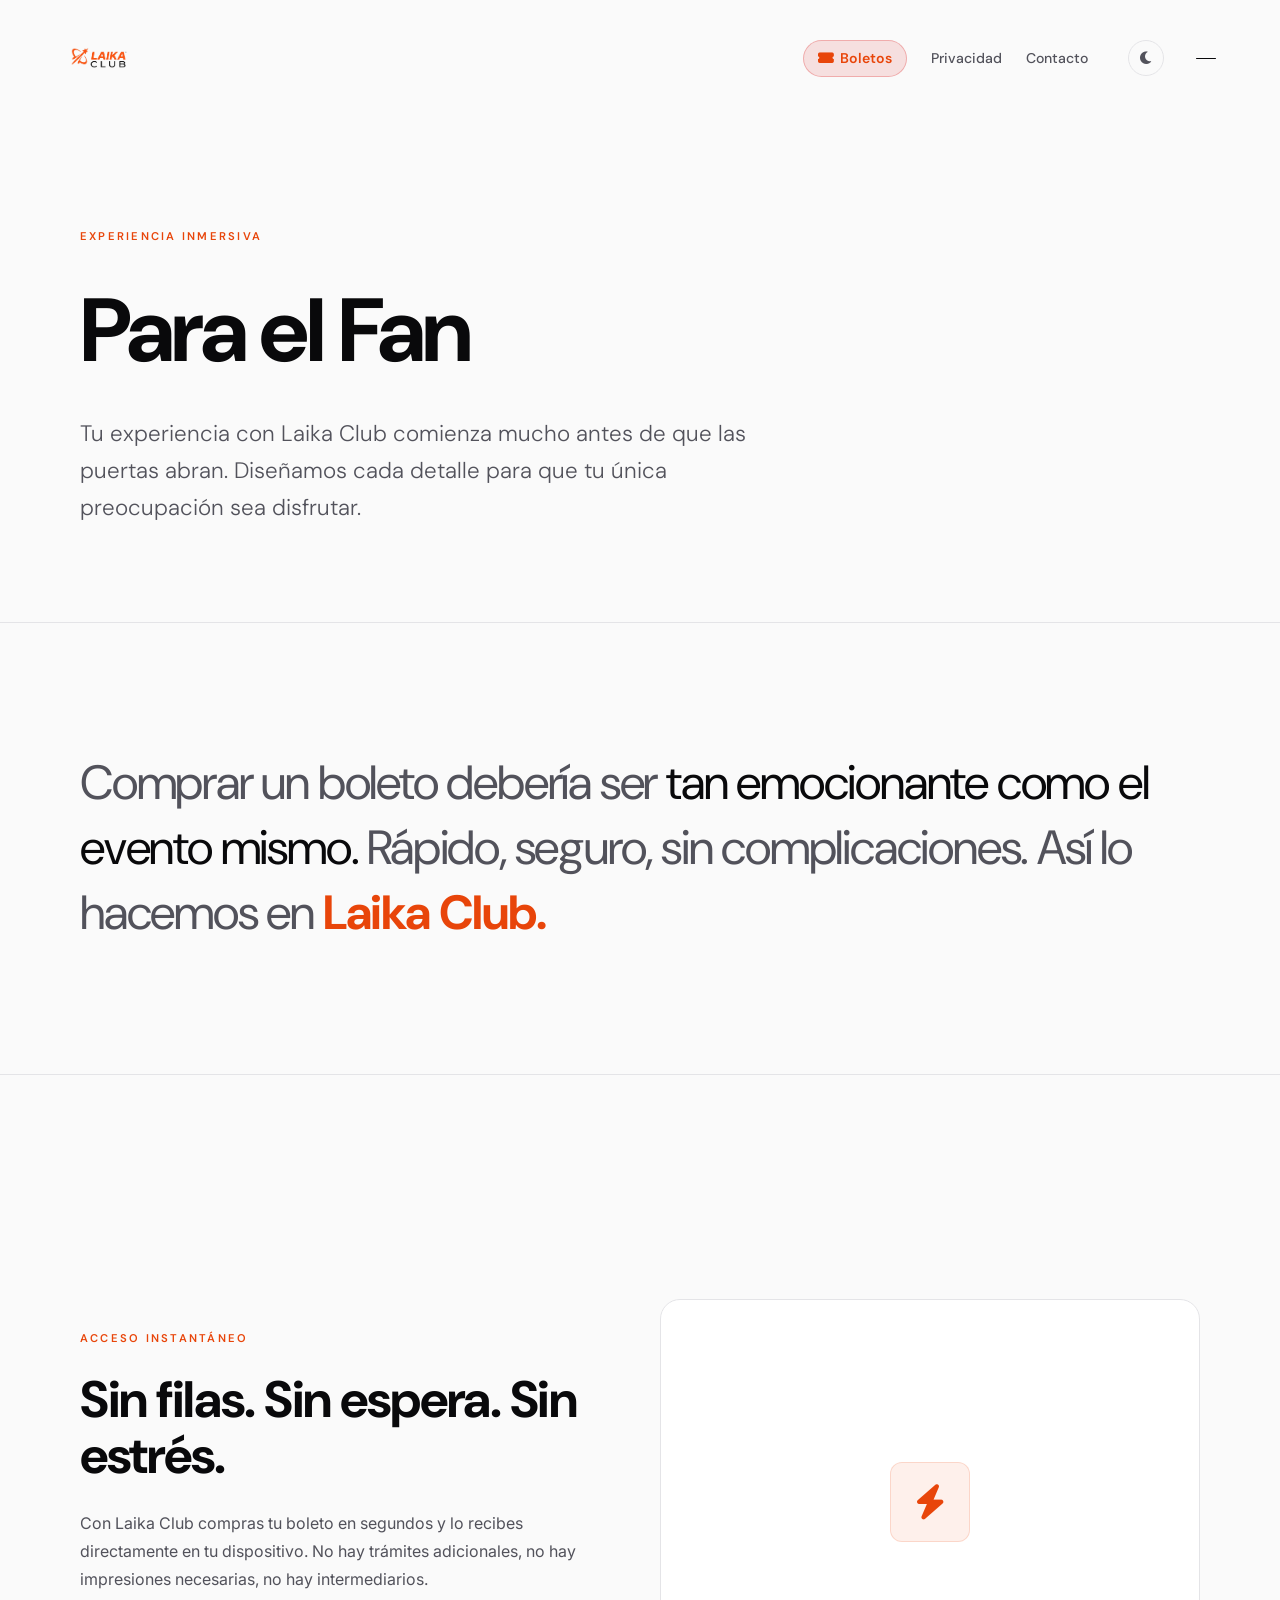
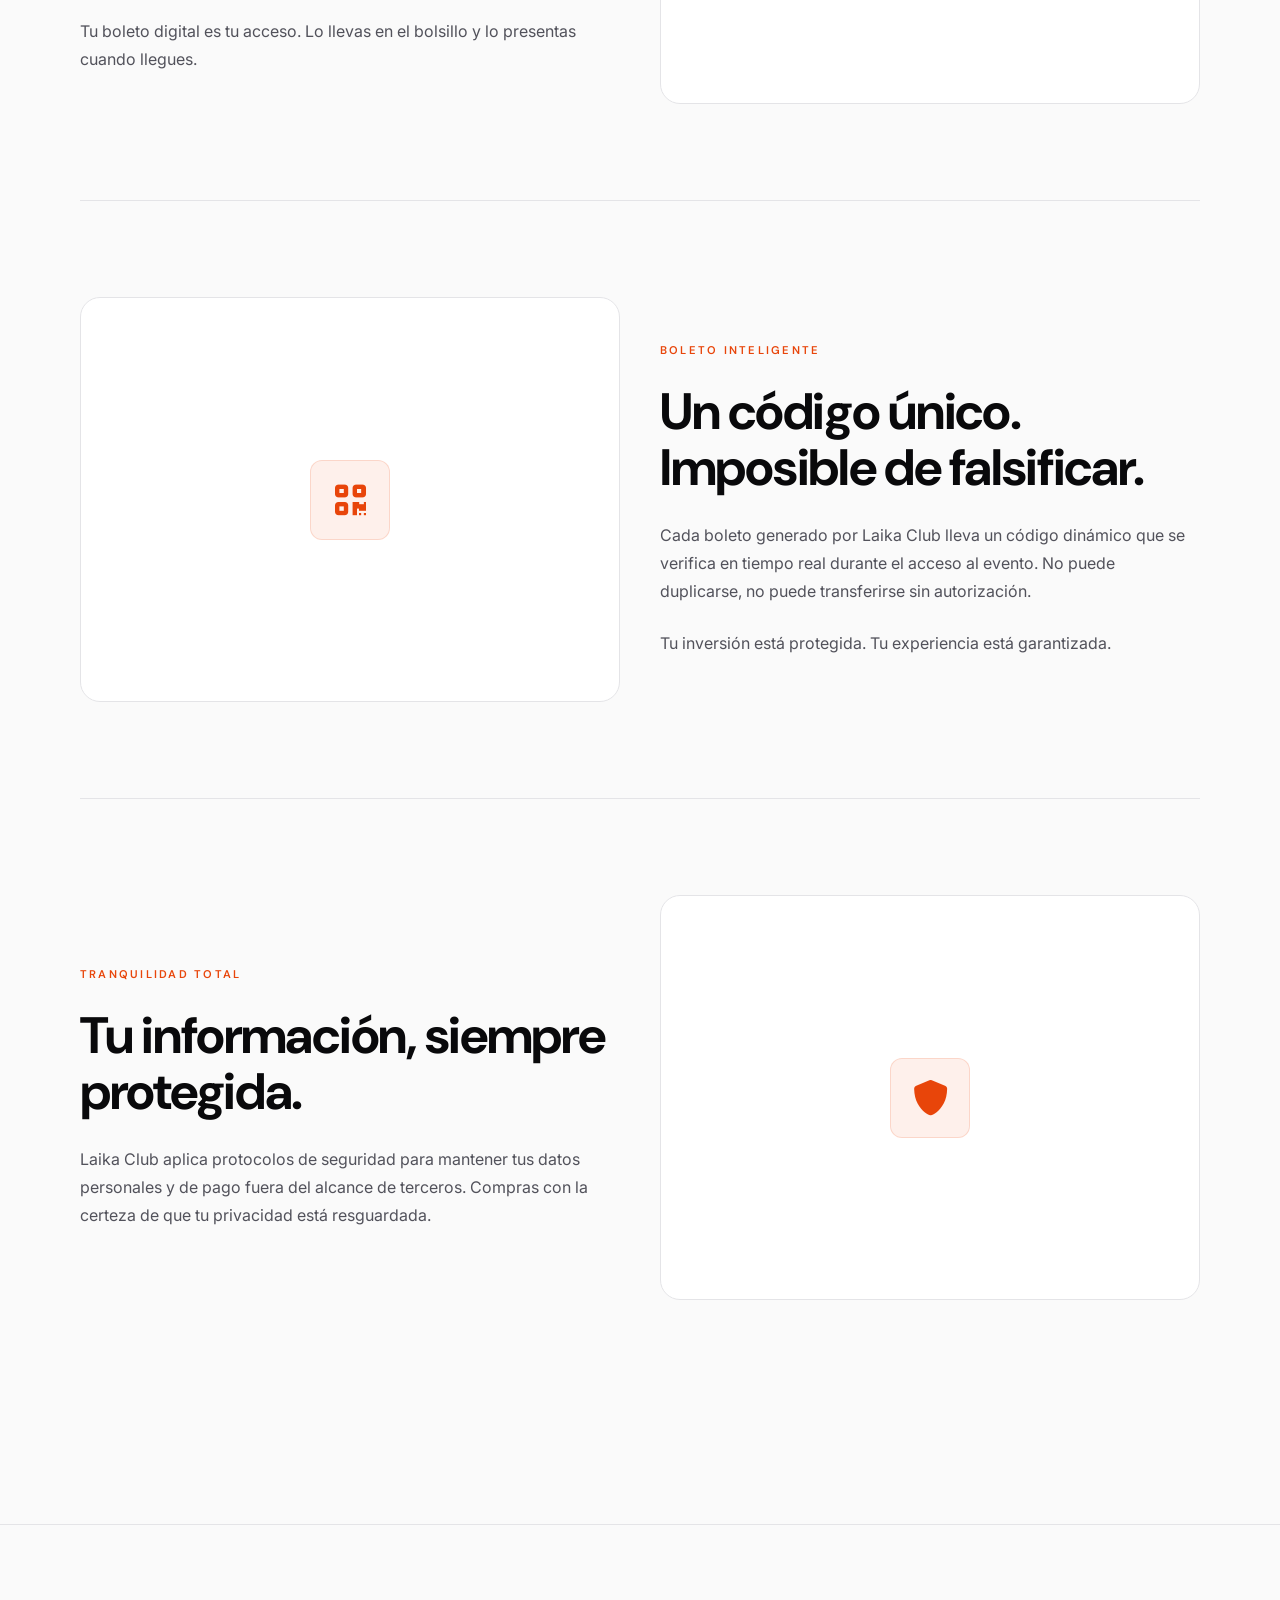
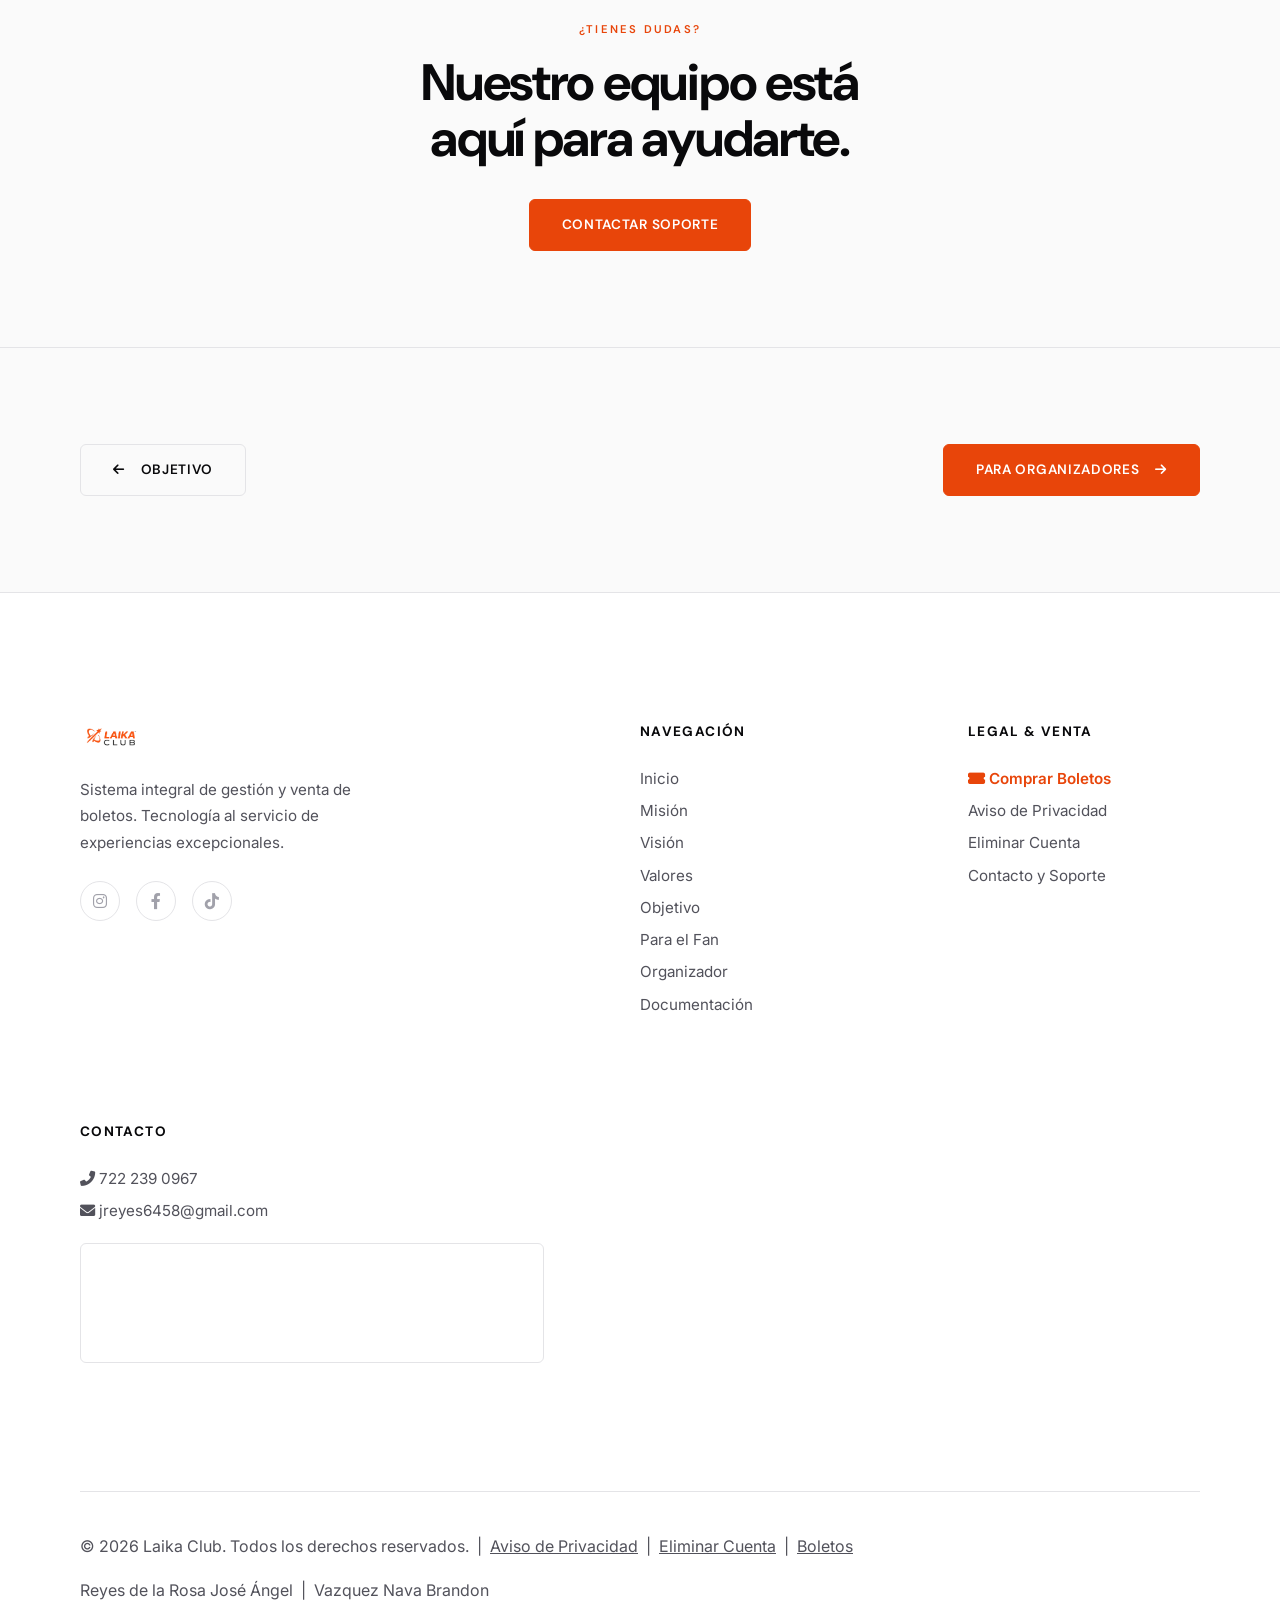
<file: fan.html>
﻿<!DOCTYPE html>
<html lang="es">
<head>
    <meta charset="UTF-8">
    <meta name="viewport" content="width=device-width, initial-scale=1.0">
    <meta name="description" content="Laika Club para el Fan: compra de boletos instantanea, segura y completamente digital. Tu experiencia comienza desde el momento en que adquieres tu acceso.">
    <title>Para el Fan | Laika Club</title>
    <link rel="icon" type="image/x-icon" href="logos/icono.ico">
    <link rel="stylesheet" href="css/styles.css">
    <link rel="stylesheet" href="https://cdnjs.cloudflare.com/ajax/libs/font-awesome/6.0.0/css/all.min.css">
    <script src="js/components.js" defer></script>
</head>
<body>

    <laika-header></laika-header>
    <laika-sidebar></laika-sidebar>

    <main>

        <!-- PAGE HERO -->
        <section class="page-hero">
            <div class="container">
                <span class="label animate-reveal">Experiencia Inmersiva</span>
                <h1 class="animate-reveal delay-1">Para el Fan</h1>
                <p class="lead animate-reveal delay-2">
                    Tu experiencia con Laika Club comienza mucho antes de que las puertas abran. Diseñamos cada detalle para que tu única preocupación sea disfrutar.
                </p>
            </div>
        </section>

        <!-- EMPHASIS -->
        <section class="emphasis-block">
            <div class="container">
                <p class="emphasis-text animate-reveal">
                    Comprar un boleto debería ser <span class="highlight">tan emocionante como el evento mismo.</span> Rápido, seguro, sin complicaciones. Así lo hacemos en <span class="brand-word">Laika Club.</span>
                </p>
            </div>
        </section>

        <!-- FEATURE ROWS -->
        <section class="section" style="border-bottom: 1px solid var(--bg-border);">
            <div class="container">

                <div class="feature-row">
                    <div class="feature-panel animate-reveal">
                        <span class="label">Acceso instantáneo</span>
                        <h2>Sin filas. Sin espera. Sin estrés.</h2>
                        <p>Con Laika Club compras tu boleto en segundos y lo recibes directamente en tu dispositivo. No hay trámites adicionales, no hay impresiones necesarias, no hay intermediarios.</p>
                        <p>Tu boleto digital es tu acceso. Lo llevas en el bolsillo y lo presentas cuando llegues.</p>
                    </div>
                    <div class="feature-visual animate-reveal delay-2">
                        <div class="feature-glyph-icon" style="width:80px;height:80px;font-size:2.2rem;">
                            <i class="fas fa-bolt"></i>
                        </div>
                    </div>
                </div>

                <div class="feature-row feature-row-reverse">
                    <div class="feature-panel animate-reveal">
                        <span class="label">Boleto inteligente</span>
                        <h2>Un código único. Imposible de falsificar.</h2>
                        <p>Cada boleto generado por Laika Club lleva un código dinámico que se verifica en tiempo real durante el acceso al evento. No puede duplicarse, no puede transferirse sin autorización.</p>
                        <p>Tu inversión está protegida. Tu experiencia está garantizada.</p>
                    </div>
                    <div class="feature-visual animate-reveal delay-2">
                        <div class="feature-glyph-icon" style="width:80px;height:80px;font-size:2.2rem;">
                            <i class="fas fa-qrcode"></i>
                        </div>
                    </div>
                </div>

                <div class="feature-row">
                    <div class="feature-panel animate-reveal">
                        <span class="label">Tranquilidad total</span>
                        <h2>Tu información, siempre protegida.</h2>
                        <p>Laika Club aplica protocolos de seguridad para mantener tus datos personales y de pago fuera del alcance de terceros. Compras con la certeza de que tu privacidad está resguardada.</p>
                    </div>
                    <div class="feature-visual animate-reveal delay-2">
                        <div class="feature-glyph-icon" style="width:80px;height:80px;font-size:2.2rem;">
                            <i class="fas fa-shield-alt"></i>
                        </div>
                    </div>
                </div>

            </div>
        </section>

        <!-- CTA -->
        <section class="section-sm" style="border-bottom: 1px solid var(--bg-border);">
            <div class="container" style="text-align:center;">
                <span class="label" style="display:block; text-align:center; margin-bottom:16px;">¿Tienes dudas?</span>
                <h2 style="max-width:520px; margin:0 auto 32px;">Nuestro equipo está aquí para ayudarte.</h2>
                <a href="contacto.html" class="btn btn-primary">Contactar soporte</a>
            </div>
        </section>

        <!-- NAV BETWEEN PAGES -->
        <section class="section-sm">
            <div class="container" style="display:flex; justify-content:space-between; align-items:center; flex-wrap:wrap; gap:24px;">
                <a href="objetivo.html" class="btn btn-ghost"><i class="fas fa-arrow-left" style="margin-right:8px;font-size:0.8rem;"></i> Objetivo</a>
                <a href="organizador.html" class="btn btn-primary">Para Organizadores <i class="fas fa-arrow-right" style="margin-left:8px;font-size:0.8rem;"></i></a>
            </div>
        </section>

    </main>

    <laika-footer></laika-footer>
    <script src="js/script.js"></script>
</body>
</html>
</file>
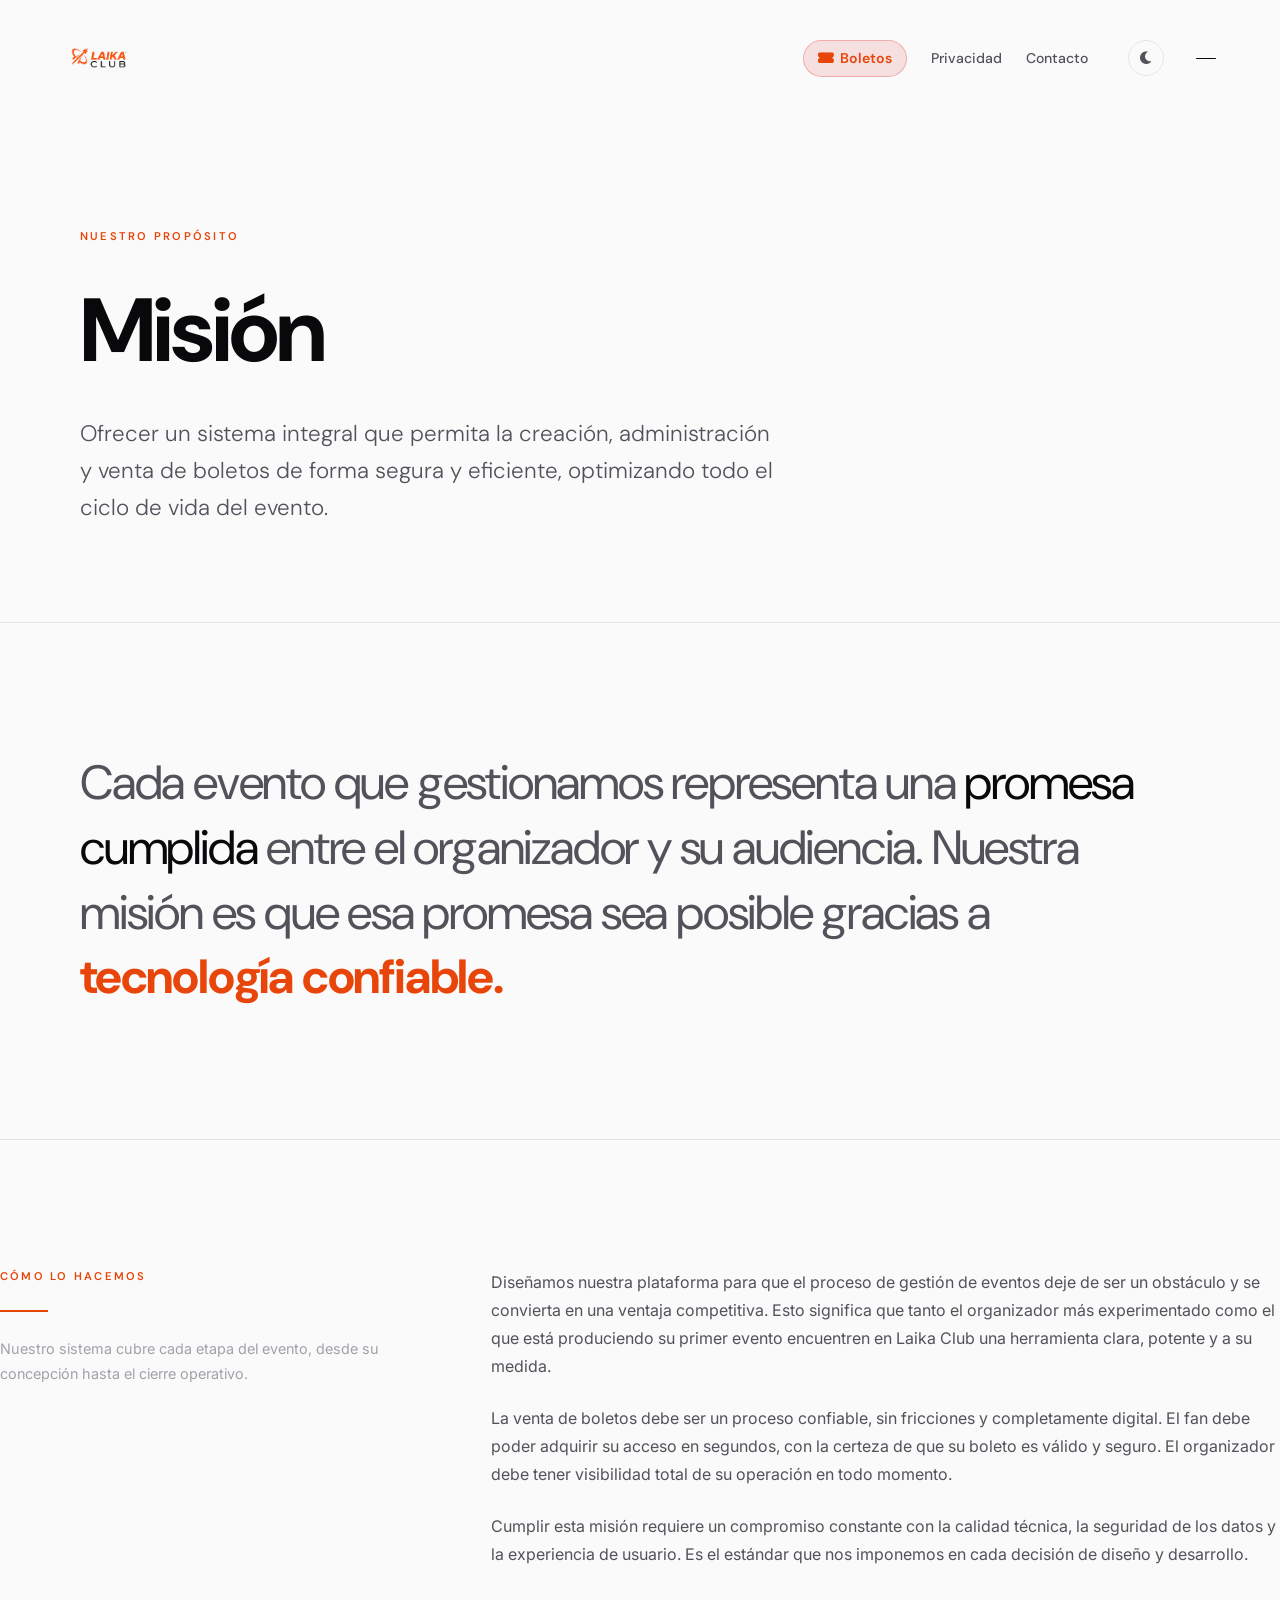
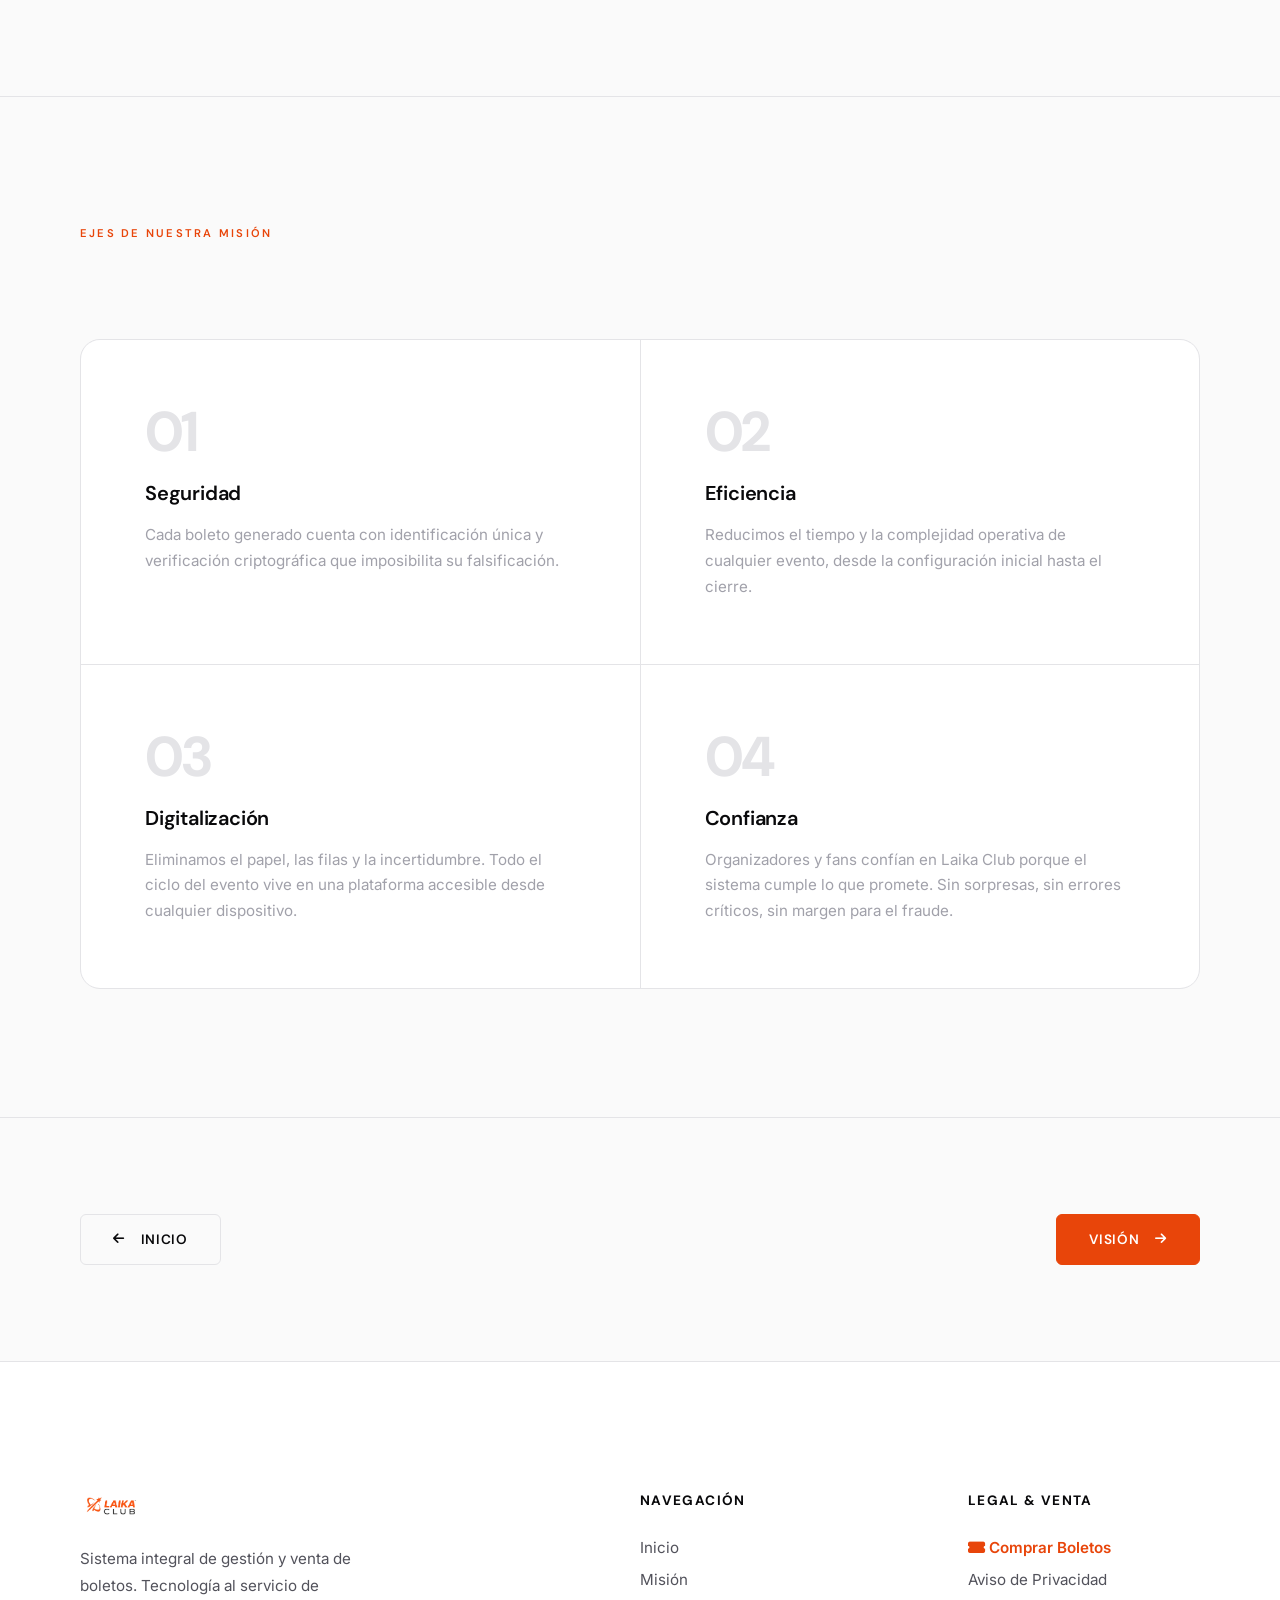
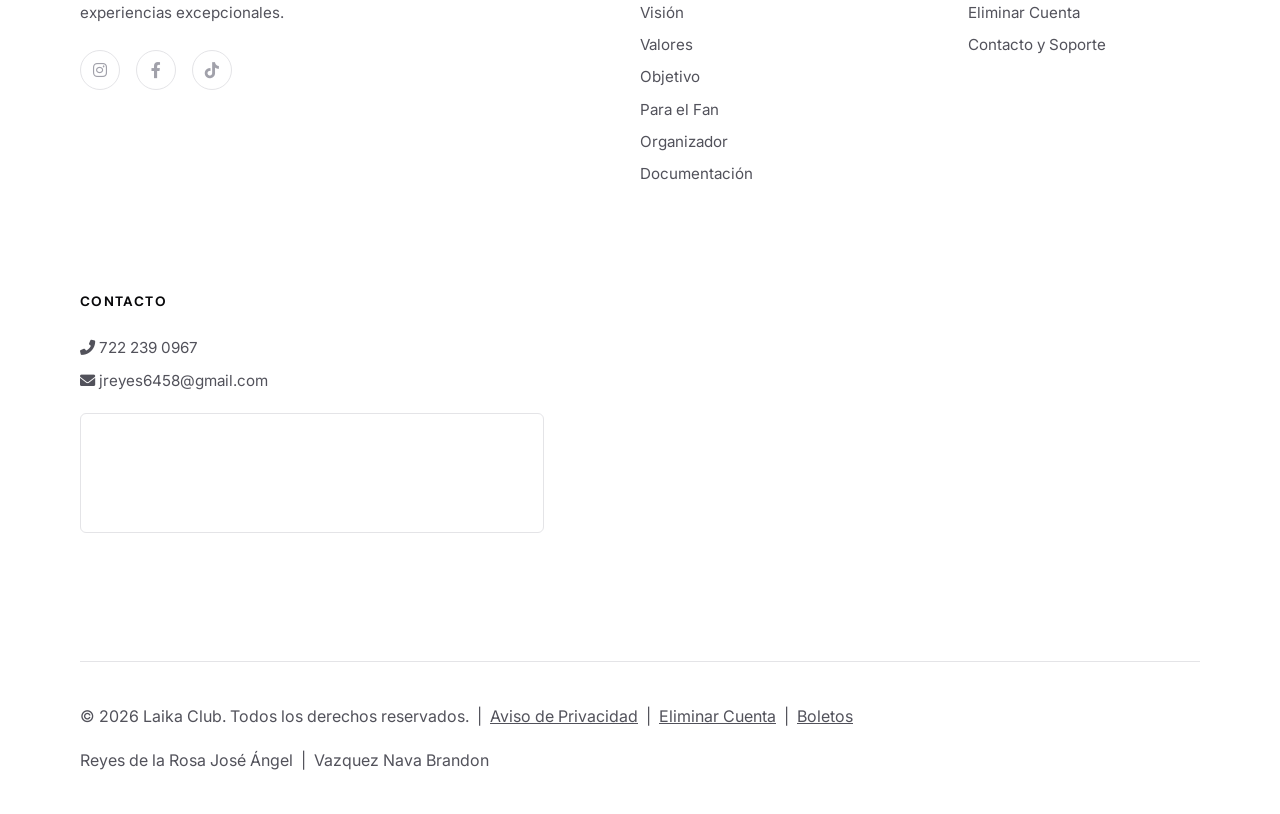
<file: mision.html>
﻿<!DOCTYPE html>
<html lang="es">
<head>
    <meta charset="UTF-8">
    <meta name="viewport" content="width=device-width, initial-scale=1.0">
    <meta name="description" content="La misión de Laika Club: ofrecer un sistema integral que permita la creación, administración y venta de boletos de forma segura y eficiente.">
    <title>Misión | Laika Club</title>
    <link rel="icon" type="image/x-icon" href="logos/icono.ico">
    <link rel="stylesheet" href="css/styles.css">
    <link rel="stylesheet" href="https://cdnjs.cloudflare.com/ajax/libs/font-awesome/6.0.0/css/all.min.css">
    <script src="js/components.js" defer></script>
</head>
<body>

    <laika-header></laika-header>
    <laika-sidebar></laika-sidebar>

    <main>

        <!-- PAGE HERO -->
        <section class="page-hero">
            <div class="container">
                <span class="label animate-reveal">Nuestro Propósito</span>
                <h1 class="animate-reveal delay-1">Misión</h1>
                <p class="lead animate-reveal delay-2">
                    Ofrecer un sistema integral que permita la creación, administración y venta de boletos de forma segura y eficiente, optimizando todo el ciclo de vida del evento.
                </p>
            </div>
        </section>

        <!-- EMPHASIS BLOCK -->
        <section class="emphasis-block">
            <div class="container">
                <p class="emphasis-text animate-reveal">
                    Cada evento que gestionamos representa una <span class="highlight">promesa cumplida</span> entre el organizador y su audiencia. Nuestra misión es que esa promesa sea posible gracias a <span class="brand-word">tecnología confiable.</span>
                </p>
            </div>
        </section>

        <!-- CONTENT SPLIT -->
        <section class="content-split">
            <div class="content-split-left animate-reveal">
                <span class="label">Cómo lo hacemos</span>
                <hr class="rule-brand">
                <p style="margin-top:12px; font-size:0.9rem; color:var(--text-muted);">Nuestro sistema cubre cada etapa del evento, desde su concepción hasta el cierre operativo.</p>
            </div>
            <div class="content-split-right animate-reveal delay-2">
                <p>Diseñamos nuestra plataforma para que el proceso de gestión de eventos deje de ser un obstáculo y se convierta en una ventaja competitiva. Esto significa que tanto el organizador más experimentado como el que está produciendo su primer evento encuentren en Laika Club una herramienta clara, potente y a su medida.</p>
                <p>La venta de boletos debe ser un proceso confiable, sin fricciones y completamente digital. El fan debe poder adquirir su acceso en segundos, con la certeza de que su boleto es válido y seguro. El organizador debe tener visibilidad total de su operación en todo momento.</p>
                <p>Cumplir esta misión requiere un compromiso constante con la calidad técnica, la seguridad de los datos y la experiencia de usuario. Es el estándar que nos imponemos en cada decisión de diseño y desarrollo.</p>
            </div>
        </section>

        <!-- PILLARS OF MISSION -->
        <section class="section" style="border-bottom: 1px solid var(--bg-border);">
            <div class="container">
                <span class="label animate-reveal">Ejes de nuestra misión</span>
                <div class="pillar-grid animate-reveal delay-1">
                    <div class="pillar">
                        <div class="pillar-index">01</div>
                        <h3>Seguridad</h3>
                        <p>Cada boleto generado cuenta con identificación única y verificación criptográfica que imposibilita su falsificación.</p>
                    </div>
                    <div class="pillar">
                        <div class="pillar-index">02</div>
                        <h3>Eficiencia</h3>
                        <p>Reducimos el tiempo y la complejidad operativa de cualquier evento, desde la configuración inicial hasta el cierre.</p>
                    </div>
                    <div class="pillar">
                        <div class="pillar-index">03</div>
                        <h3>Digitalización</h3>
                        <p>Eliminamos el papel, las filas y la incertidumbre. Todo el ciclo del evento vive en una plataforma accesible desde cualquier dispositivo.</p>
                    </div>
                    <div class="pillar">
                        <div class="pillar-index">04</div>
                        <h3>Confianza</h3>
                        <p>Organizadores y fans confían en Laika Club porque el sistema cumple lo que promete. Sin sorpresas, sin errores críticos, sin margen para el fraude.</p>
                    </div>
                </div>
            </div>
        </section>

        <!-- NAV BETWEEN PAGES -->
        <section class="section-sm">
            <div class="container" style="display:flex; justify-content:space-between; align-items:center; flex-wrap:wrap; gap:24px;">
                <a href="index.html" class="btn btn-ghost"><i class="fas fa-arrow-left" style="margin-right:8px;font-size:0.8rem;"></i> Inicio</a>
                <a href="vision.html" class="btn btn-primary">Visión <i class="fas fa-arrow-right" style="margin-left:8px;font-size:0.8rem;"></i></a>
            </div>
        </section>

    </main>

    <laika-footer></laika-footer>
    <script src="js/script.js"></script>
</body>
</html>
</file>
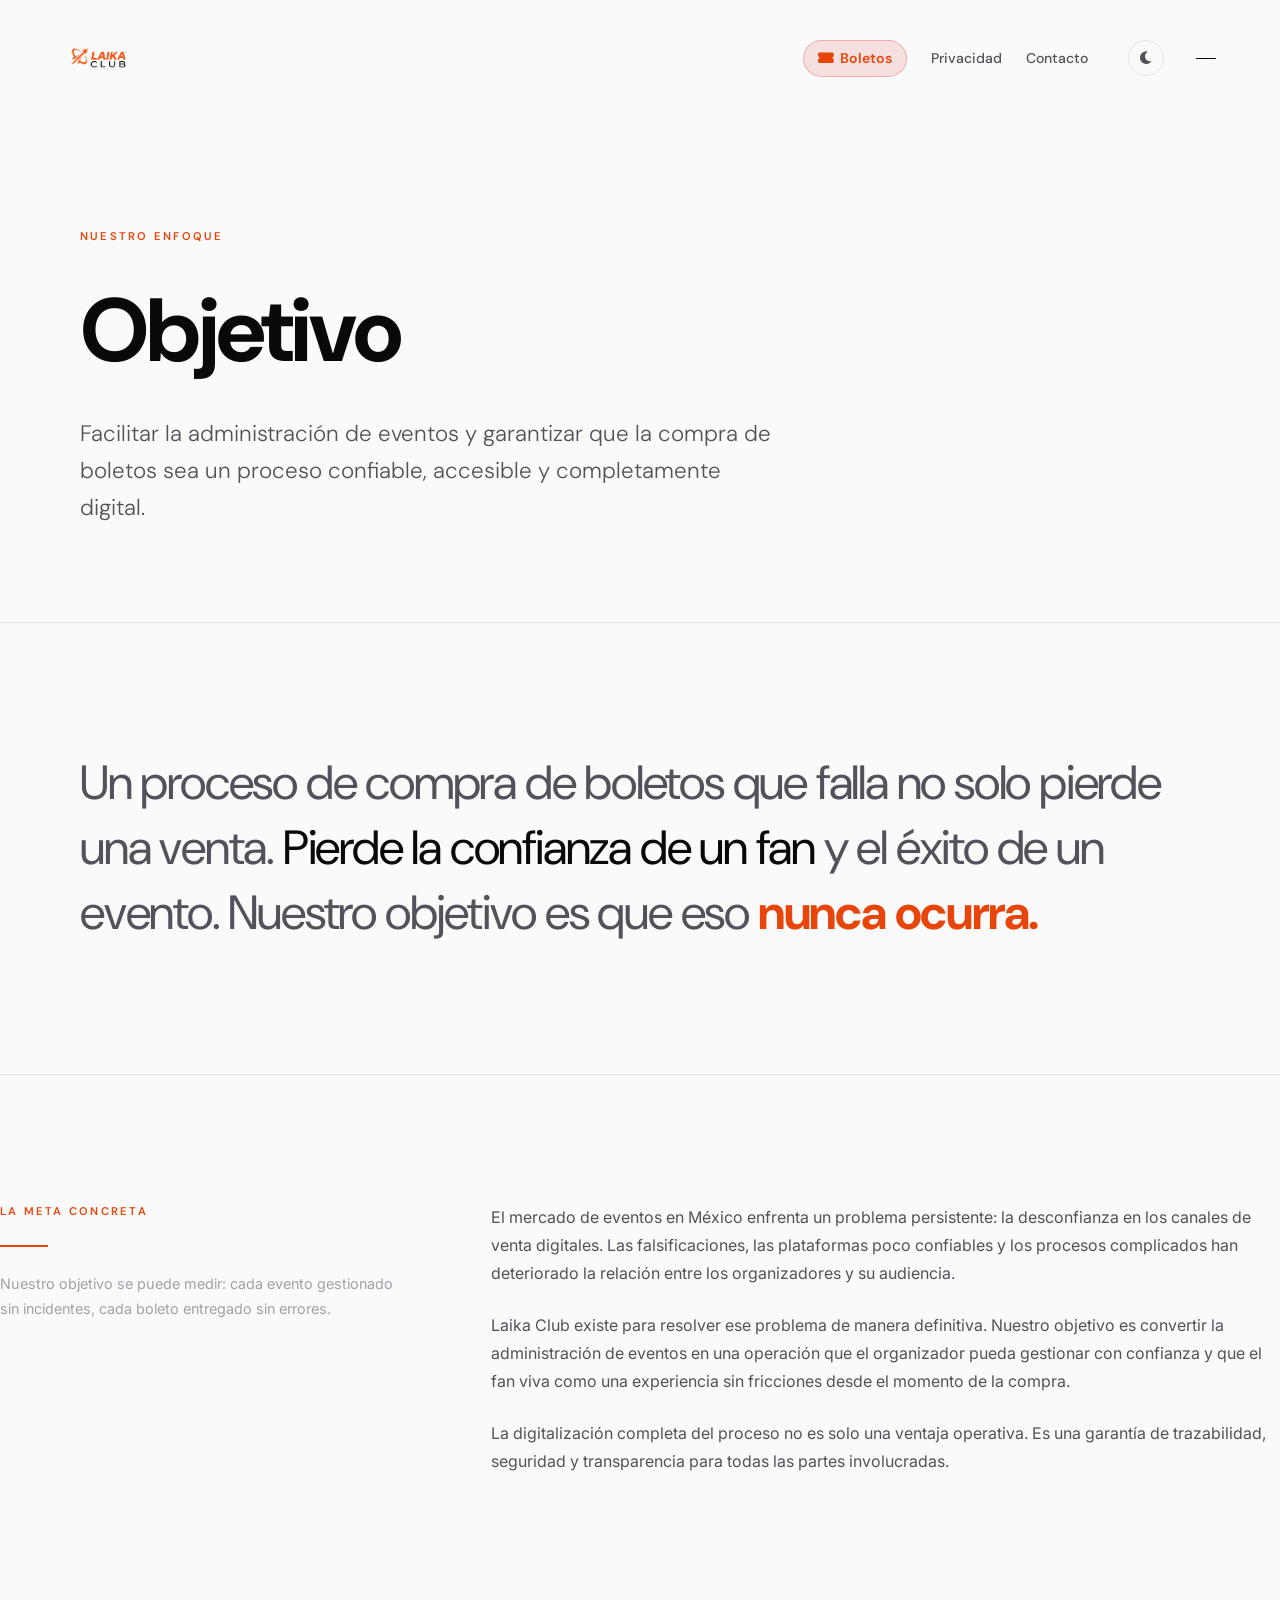
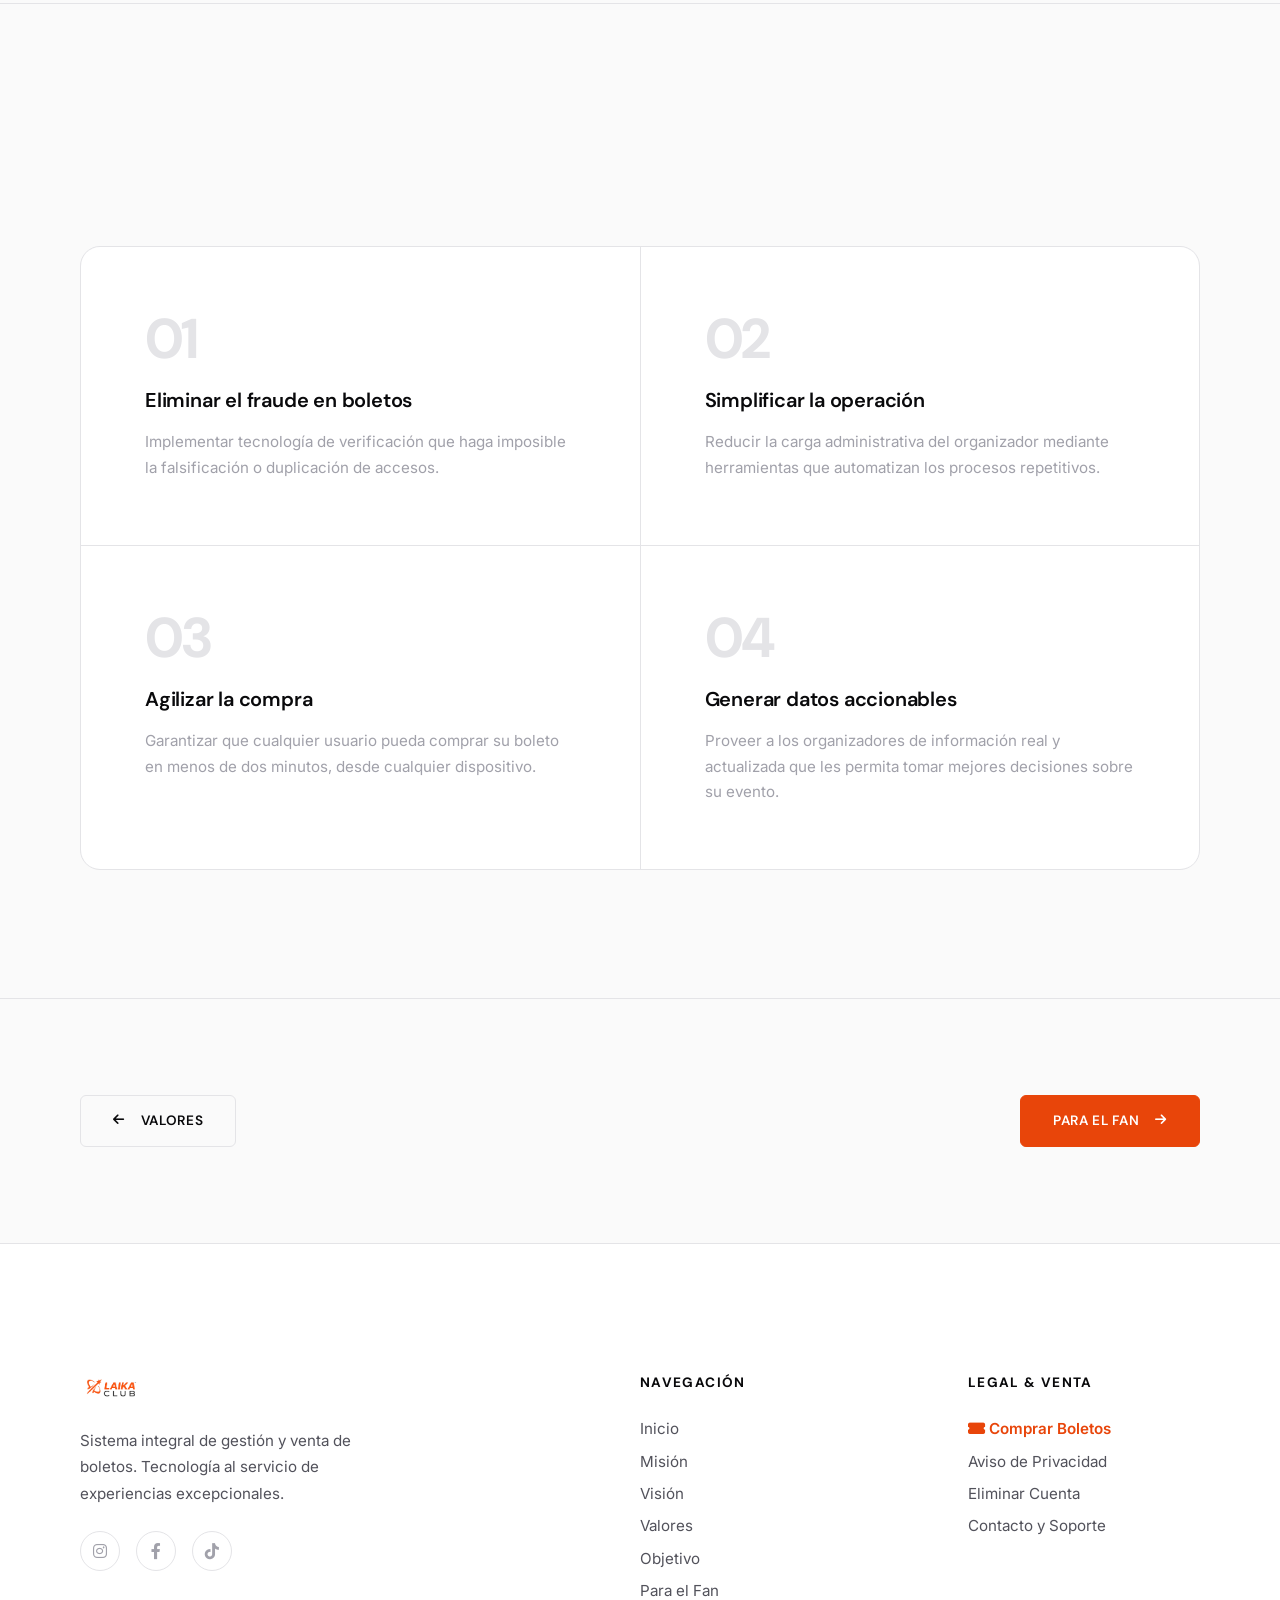
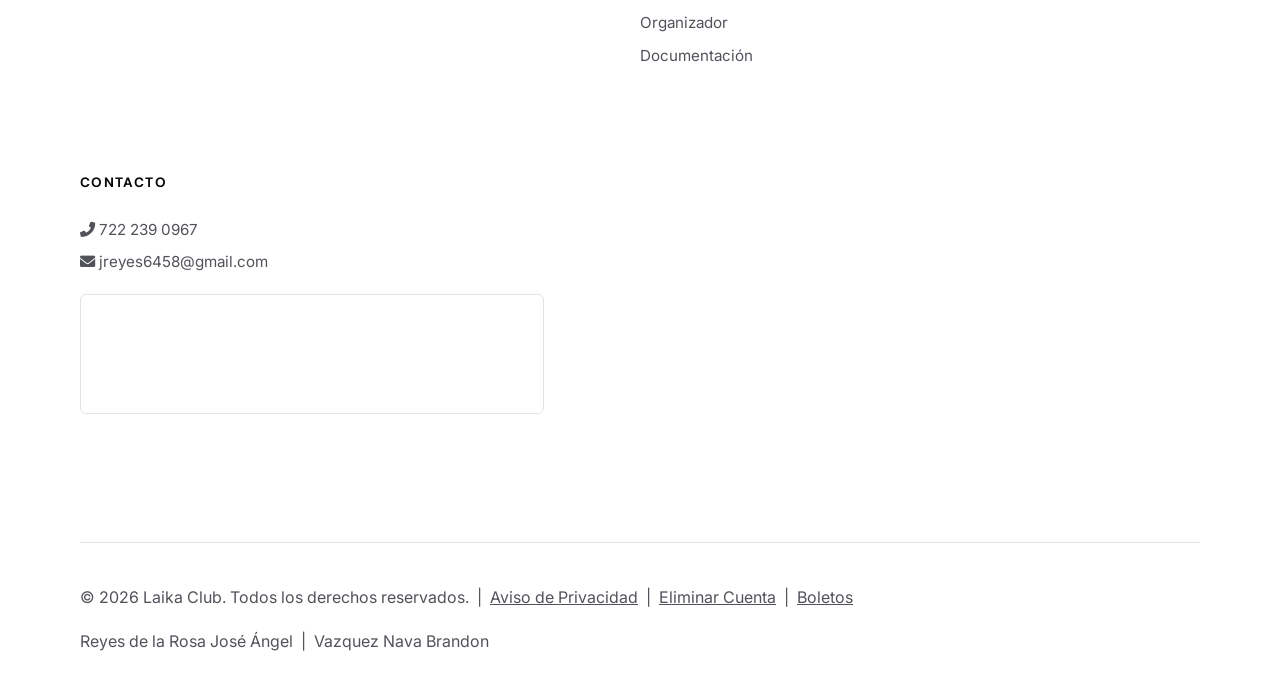
<file: objetivo.html>
﻿<!DOCTYPE html>
<html lang="es">
<head>
    <meta charset="UTF-8">
    <meta name="viewport" content="width=device-width, initial-scale=1.0">
    <meta name="description" content="El objetivo de Laika Club: facilitar la administracion de eventos y garantizar que la compra de boletos sea un proceso confiable y 100% digital.">
    <title>Objetivo | Laika Club</title>
    <link rel="icon" type="image/x-icon" href="logos/icono.ico">
    <link rel="stylesheet" href="css/styles.css">
    <link rel="stylesheet" href="https://cdnjs.cloudflare.com/ajax/libs/font-awesome/6.0.0/css/all.min.css">
    <script src="js/components.js" defer></script>
</head>
<body>

    <laika-header></laika-header>
    <laika-sidebar></laika-sidebar>

    <main>

        <!-- PAGE HERO -->
        <section class="page-hero">
            <div class="container">
                <span class="label animate-reveal">Nuestro Enfoque</span>
                <h1 class="animate-reveal delay-1">Objetivo</h1>
                <p class="lead animate-reveal delay-2">
                    Facilitar la administración de eventos y garantizar que la compra de boletos sea un proceso confiable, accesible y completamente digital.
                </p>
            </div>
        </section>

        <!-- EMPHASIS -->
        <section class="emphasis-block">
            <div class="container">
                <p class="emphasis-text animate-reveal">
                    Un proceso de compra de boletos que falla no solo pierde una venta. <span class="highlight">Pierde la confianza de un fan</span> y el éxito de un evento. Nuestro objetivo es que eso <span class="brand-word">nunca ocurra.</span>
                </p>
            </div>
        </section>

        <!-- CONTENT SPLIT -->
        <section class="content-split">
            <div class="content-split-left animate-reveal">
                <span class="label">La meta concreta</span>
                <hr class="rule-brand">
                <p style="margin-top:12px; font-size:0.9rem; color:var(--text-muted);">Nuestro objetivo se puede medir: cada evento gestionado sin incidentes, cada boleto entregado sin errores.</p>
            </div>
            <div class="content-split-right animate-reveal delay-2">
                <p>El mercado de eventos en México enfrenta un problema persistente: la desconfianza en los canales de venta digitales. Las falsificaciones, las plataformas poco confiables y los procesos complicados han deteriorado la relación entre los organizadores y su audiencia.</p>
                <p>Laika Club existe para resolver ese problema de manera definitiva. Nuestro objetivo es convertir la administración de eventos en una operación que el organizador pueda gestionar con confianza y que el fan viva como una experiencia sin fricciones desde el momento de la compra.</p>
                <p>La digitalización completa del proceso no es solo una ventaja operativa. Es una garantía de trazabilidad, seguridad y transparencia para todas las partes involucradas.</p>
            </div>
        </section>

        <!-- OBJETIVOS ESPECÍFICOS -->
        <section class="section" style="border-bottom: 1px solid var(--bg-border);">
            <div class="container">
                <span class="label animate-reveal">Objetivos específicos</span>
                <div class="pillar-grid animate-reveal delay-1">
                    <div class="pillar">
                        <div class="pillar-index">01</div>
                        <h3>Eliminar el fraude en boletos</h3>
                        <p>Implementar tecnología de verificación que haga imposible la falsificación o duplicación de accesos.</p>
                    </div>
                    <div class="pillar">
                        <div class="pillar-index">02</div>
                        <h3>Simplificar la operación</h3>
                        <p>Reducir la carga administrativa del organizador mediante herramientas que automatizan los procesos repetitivos.</p>
                    </div>
                    <div class="pillar">
                        <div class="pillar-index">03</div>
                        <h3>Agilizar la compra</h3>
                        <p>Garantizar que cualquier usuario pueda comprar su boleto en menos de dos minutos, desde cualquier dispositivo.</p>
                    </div>
                    <div class="pillar">
                        <div class="pillar-index">04</div>
                        <h3>Generar datos accionables</h3>
                        <p>Proveer a los organizadores de información real y actualizada que les permita tomar mejores decisiones sobre su evento.</p>
                    </div>
                </div>
            </div>
        </section>

        <!-- NAV BETWEEN PAGES -->
        <section class="section-sm">
            <div class="container" style="display:flex; justify-content:space-between; align-items:center; flex-wrap:wrap; gap:24px;">
                <a href="valores.html" class="btn btn-ghost"><i class="fas fa-arrow-left" style="margin-right:8px;font-size:0.8rem;"></i> Valores</a>
                <a href="fan.html" class="btn btn-primary">Para el Fan <i class="fas fa-arrow-right" style="margin-left:8px;font-size:0.8rem;"></i></a>
            </div>
        </section>

    </main>

    <laika-footer></laika-footer>
    <script src="js/script.js"></script>
</body>
</html>
</file>
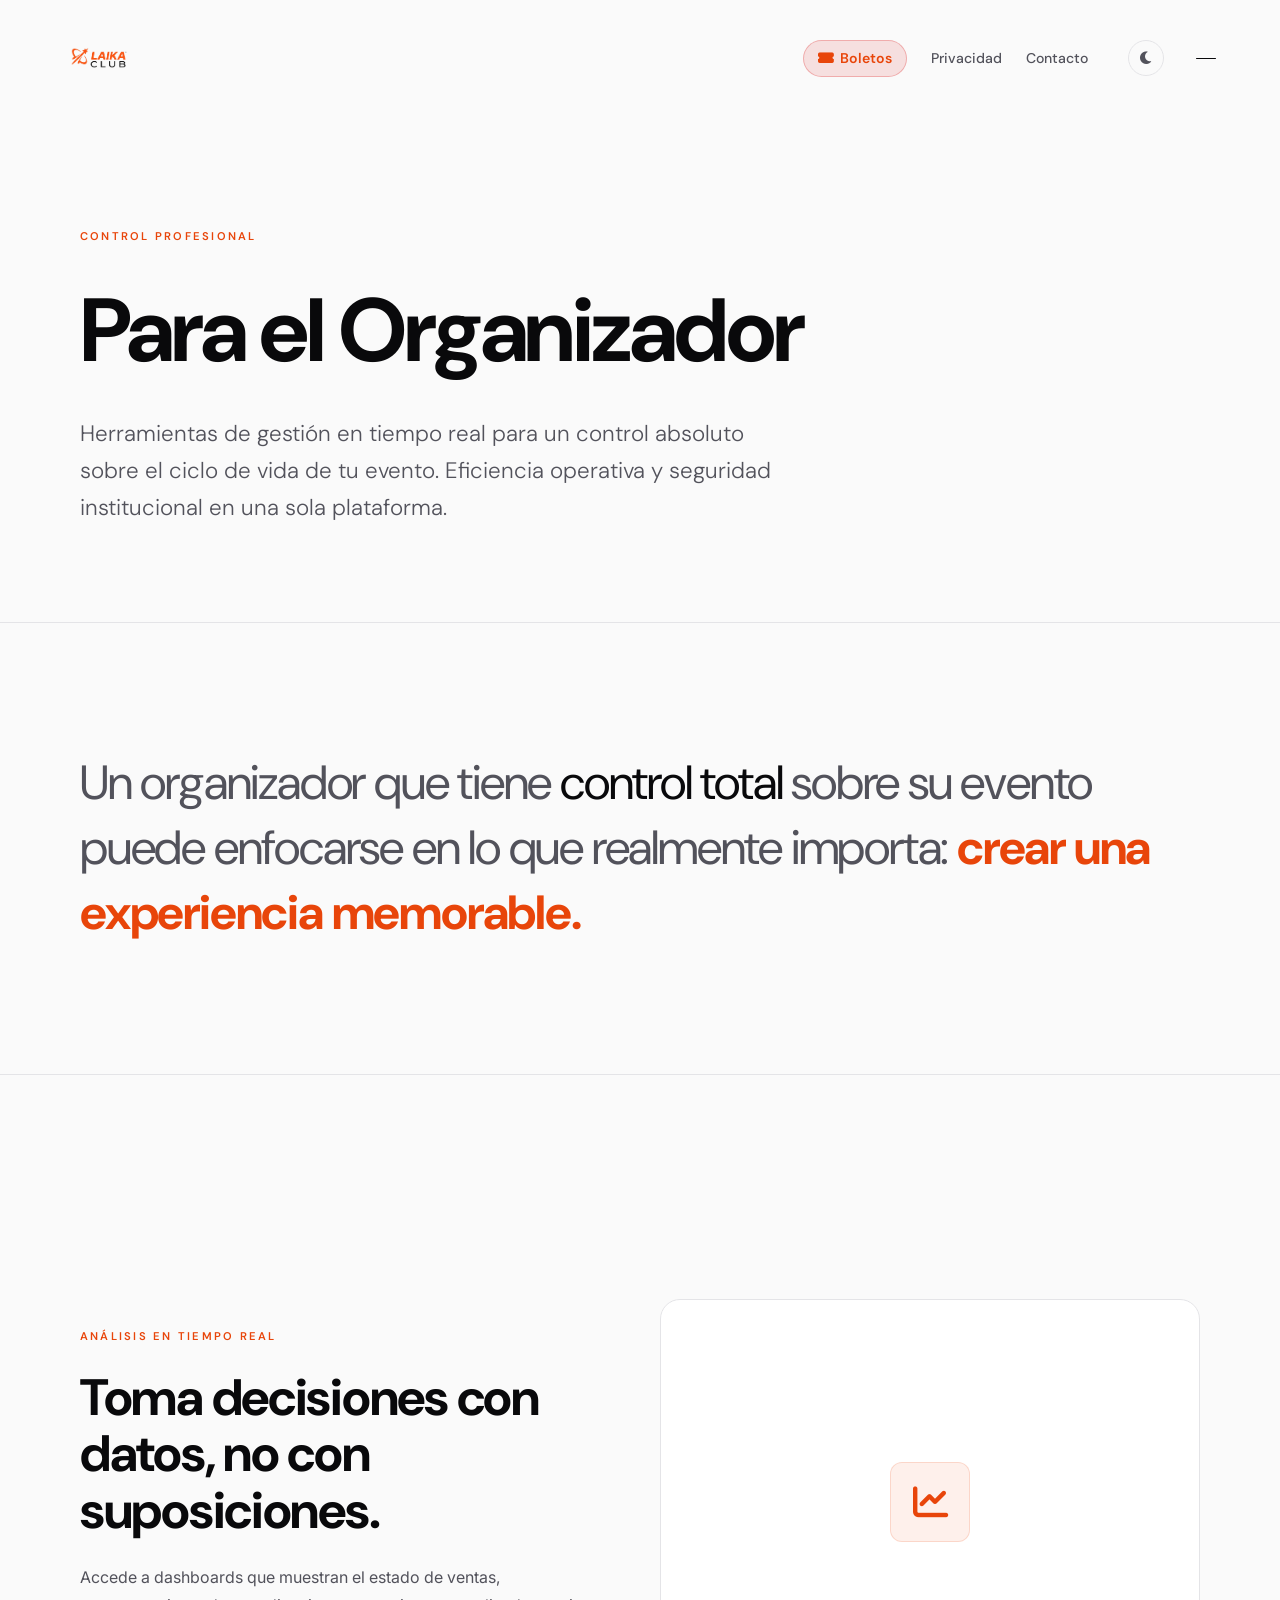
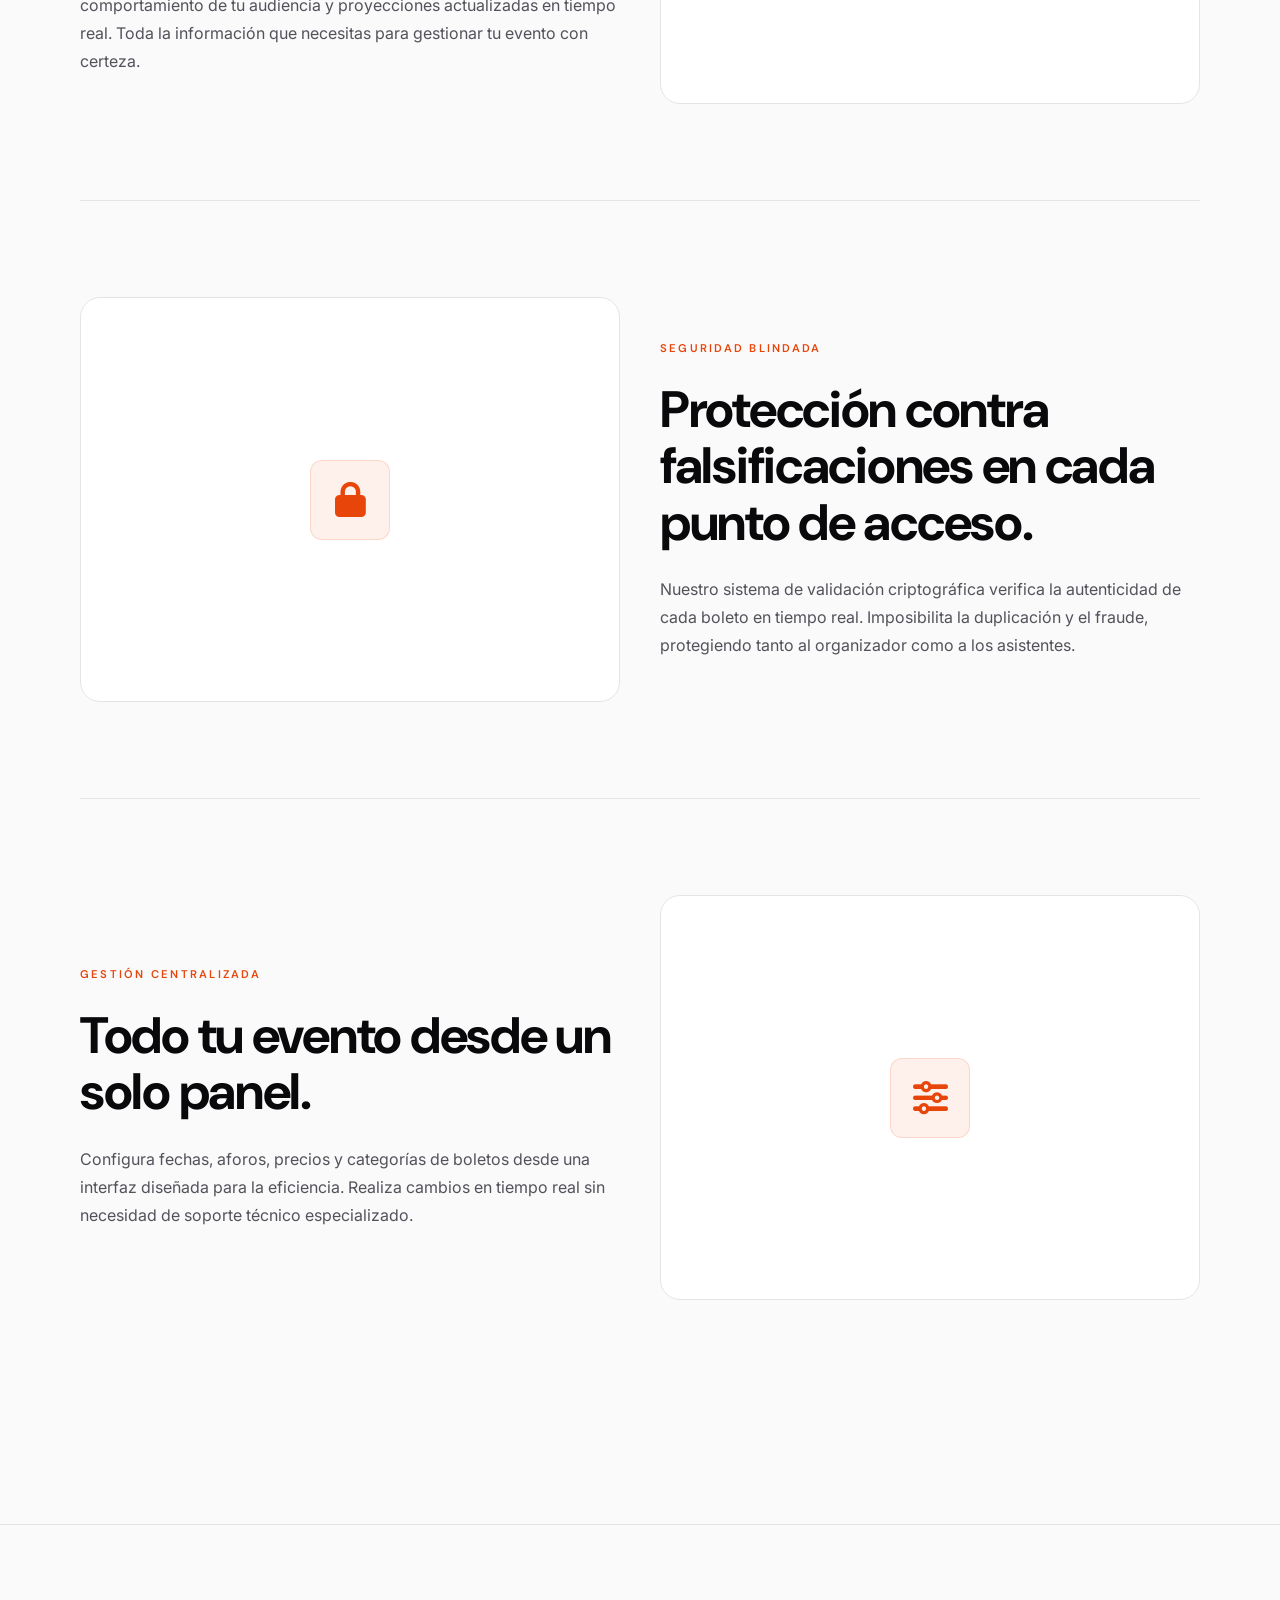
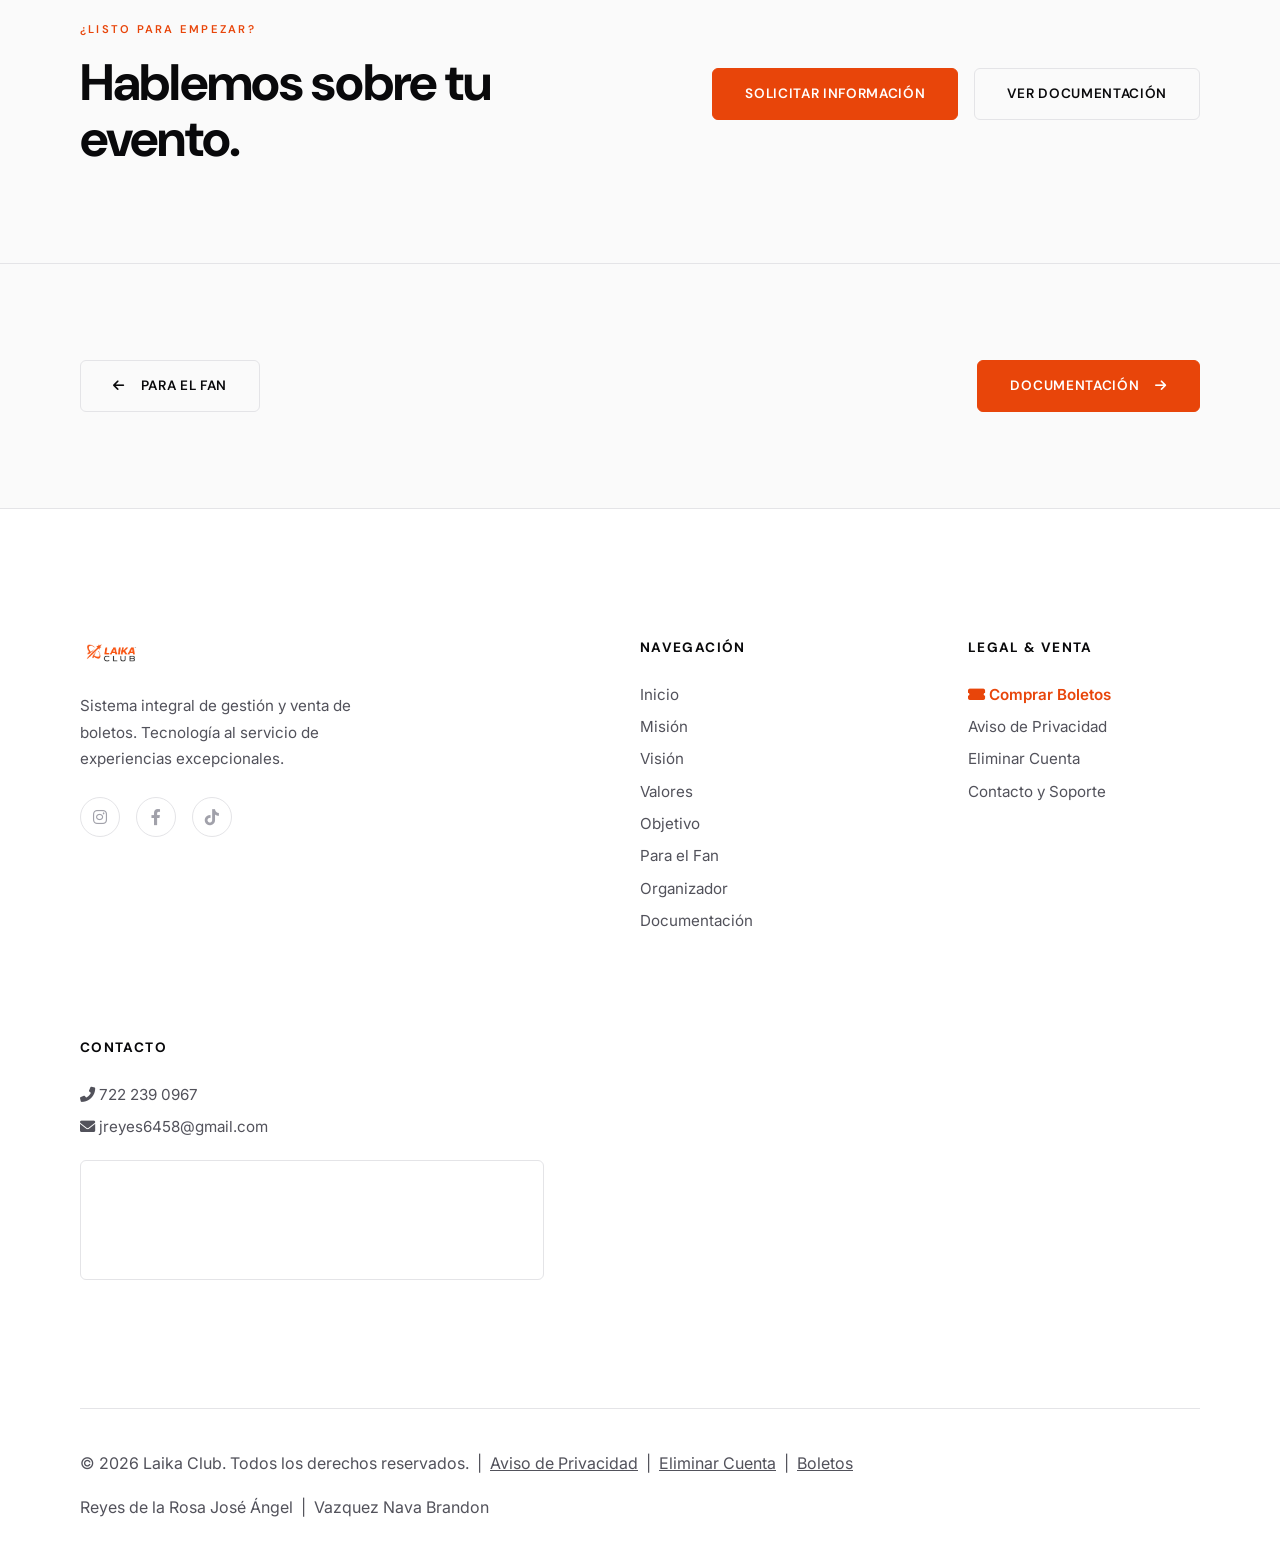
<file: organizador.html>
﻿<!DOCTYPE html>
<html lang="es">
<head>
    <meta charset="UTF-8">
    <meta name="viewport" content="width=device-width, initial-scale=1.0">
    <meta name="description" content="Laika Club para Organizadores: herramientas de gestion en tiempo real, control absoluto sobre el ciclo de vida del evento y seguridad institucional.">
    <title>Para el Organizador | Laika Club</title>
    <link rel="icon" type="image/x-icon" href="logos/icono.ico">
    <link rel="stylesheet" href="css/styles.css">
    <link rel="stylesheet" href="https://cdnjs.cloudflare.com/ajax/libs/font-awesome/6.0.0/css/all.min.css">
    <script src="js/components.js" defer></script>
</head>
<body>

    <laika-header></laika-header>
    <laika-sidebar></laika-sidebar>

    <main>

        <!-- PAGE HERO -->
        <section class="page-hero">
            <div class="container">
                <span class="label animate-reveal">Control Profesional</span>
                <h1 class="animate-reveal delay-1">Para el Organizador</h1>
                <p class="lead animate-reveal delay-2">
                    Herramientas de gestión en tiempo real para un control absoluto sobre el ciclo de vida de tu evento. Eficiencia operativa y seguridad institucional en una sola plataforma.
                </p>
            </div>
        </section>

        <!-- EMPHASIS -->
        <section class="emphasis-block">
            <div class="container">
                <p class="emphasis-text animate-reveal">
                    Un organizador que tiene <span class="highlight">control total</span> sobre su evento puede enfocarse en lo que realmente importa: <span class="brand-word">crear una experiencia memorable.</span>
                </p>
            </div>
        </section>

        <!-- FEATURE ROWS -->
        <section class="section" style="border-bottom: 1px solid var(--bg-border);">
            <div class="container">

                <div class="feature-row">
                    <div class="feature-panel animate-reveal">
                        <span class="label">Análisis en tiempo real</span>
                        <h2>Toma decisiones con datos, no con suposiciones.</h2>
                        <p>Accede a dashboards que muestran el estado de ventas, comportamiento de tu audiencia y proyecciones actualizadas en tiempo real. Toda la información que necesitas para gestionar tu evento con certeza.</p>
                    </div>
                    <div class="feature-visual animate-reveal delay-2">
                        <div class="feature-glyph-icon" style="width:80px;height:80px;font-size:2.2rem;">
                            <i class="fas fa-chart-line"></i>
                        </div>
                    </div>
                </div>

                <div class="feature-row feature-row-reverse">
                    <div class="feature-panel animate-reveal">
                        <span class="label">Seguridad blindada</span>
                        <h2>Protección contra falsificaciones en cada punto de acceso.</h2>
                        <p>Nuestro sistema de validación criptográfica verifica la autenticidad de cada boleto en tiempo real. Imposibilita la duplicación y el fraude, protegiendo tanto al organizador como a los asistentes.</p>
                    </div>
                    <div class="feature-visual animate-reveal delay-2">
                        <div class="feature-glyph-icon" style="width:80px;height:80px;font-size:2.2rem;">
                            <i class="fas fa-lock"></i>
                        </div>
                    </div>
                </div>

                <div class="feature-row">
                    <div class="feature-panel animate-reveal">
                        <span class="label">Gestión centralizada</span>
                        <h2>Todo tu evento desde un solo panel.</h2>
                        <p>Configura fechas, aforos, precios y categorías de boletos desde una interfaz diseñada para la eficiencia. Realiza cambios en tiempo real sin necesidad de soporte técnico especializado.</p>
                    </div>
                    <div class="feature-visual animate-reveal delay-2">
                        <div class="feature-glyph-icon" style="width:80px;height:80px;font-size:2.2rem;">
                            <i class="fas fa-sliders-h"></i>
                        </div>
                    </div>
                </div>

            </div>
        </section>

        <!-- CTA -->
        <section class="section-sm" style="border-bottom: 1px solid var(--bg-border);">
            <div class="container">
                <div style="display:flex; justify-content:space-between; align-items:center; flex-wrap:wrap; gap:32px;">
                    <div>
                        <span class="label">¿Listo para empezar?</span>
                        <h2 style="margin-top:16px; max-width:440px;">Hablemos sobre tu evento.</h2>
                    </div>
                    <div class="btn-group">
                        <a href="contacto.html" class="btn btn-primary">Solicitar información</a>
                        <a href="documentacion.html" class="btn btn-ghost">Ver documentación</a>
                    </div>
                </div>
            </div>
        </section>

        <!-- NAV BETWEEN PAGES -->
        <section class="section-sm">
            <div class="container" style="display:flex; justify-content:space-between; align-items:center; flex-wrap:wrap; gap:24px;">
                <a href="fan.html" class="btn btn-ghost"><i class="fas fa-arrow-left" style="margin-right:8px;font-size:0.8rem;"></i> Para el Fan</a>
                <a href="documentacion.html" class="btn btn-primary">Documentación <i class="fas fa-arrow-right" style="margin-left:8px;font-size:0.8rem;"></i></a>
            </div>
        </section>

    </main>

    <laika-footer></laika-footer>
    <script src="js/script.js"></script>
</body>
</html>
</file>
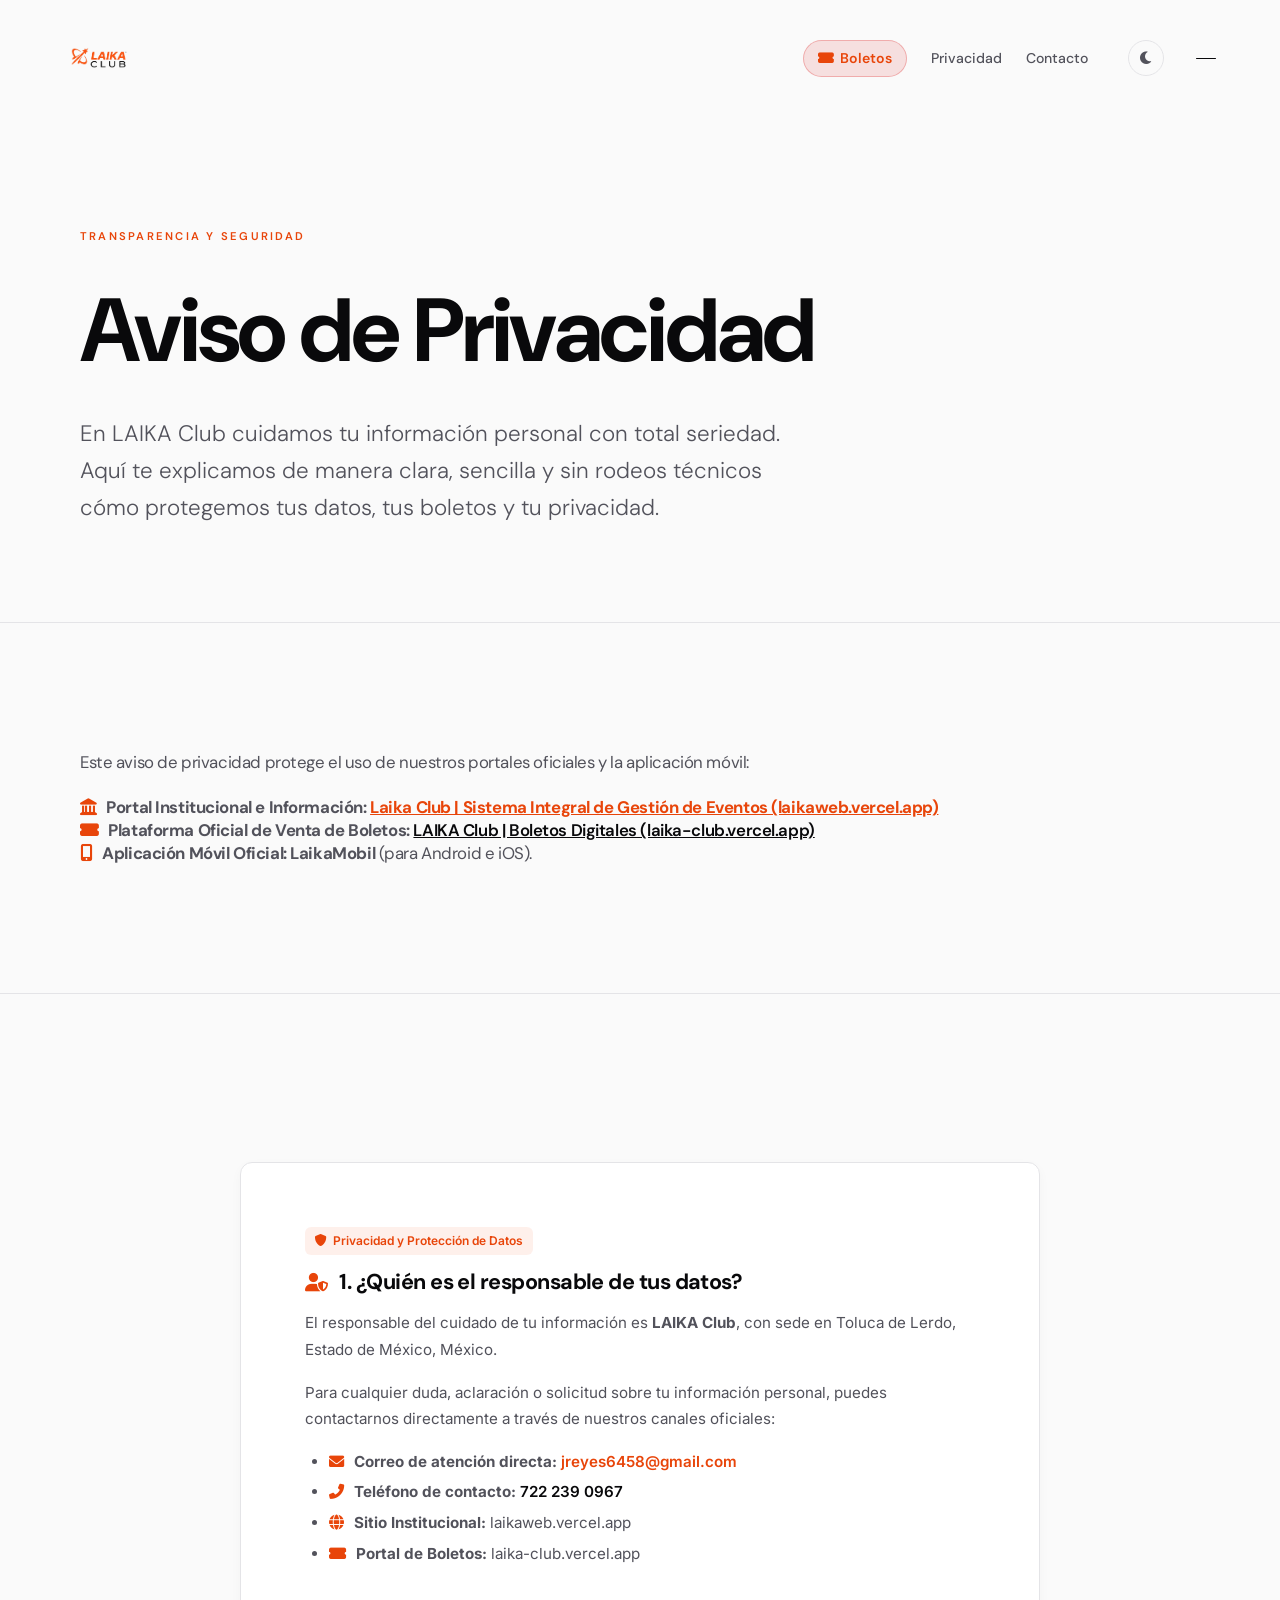
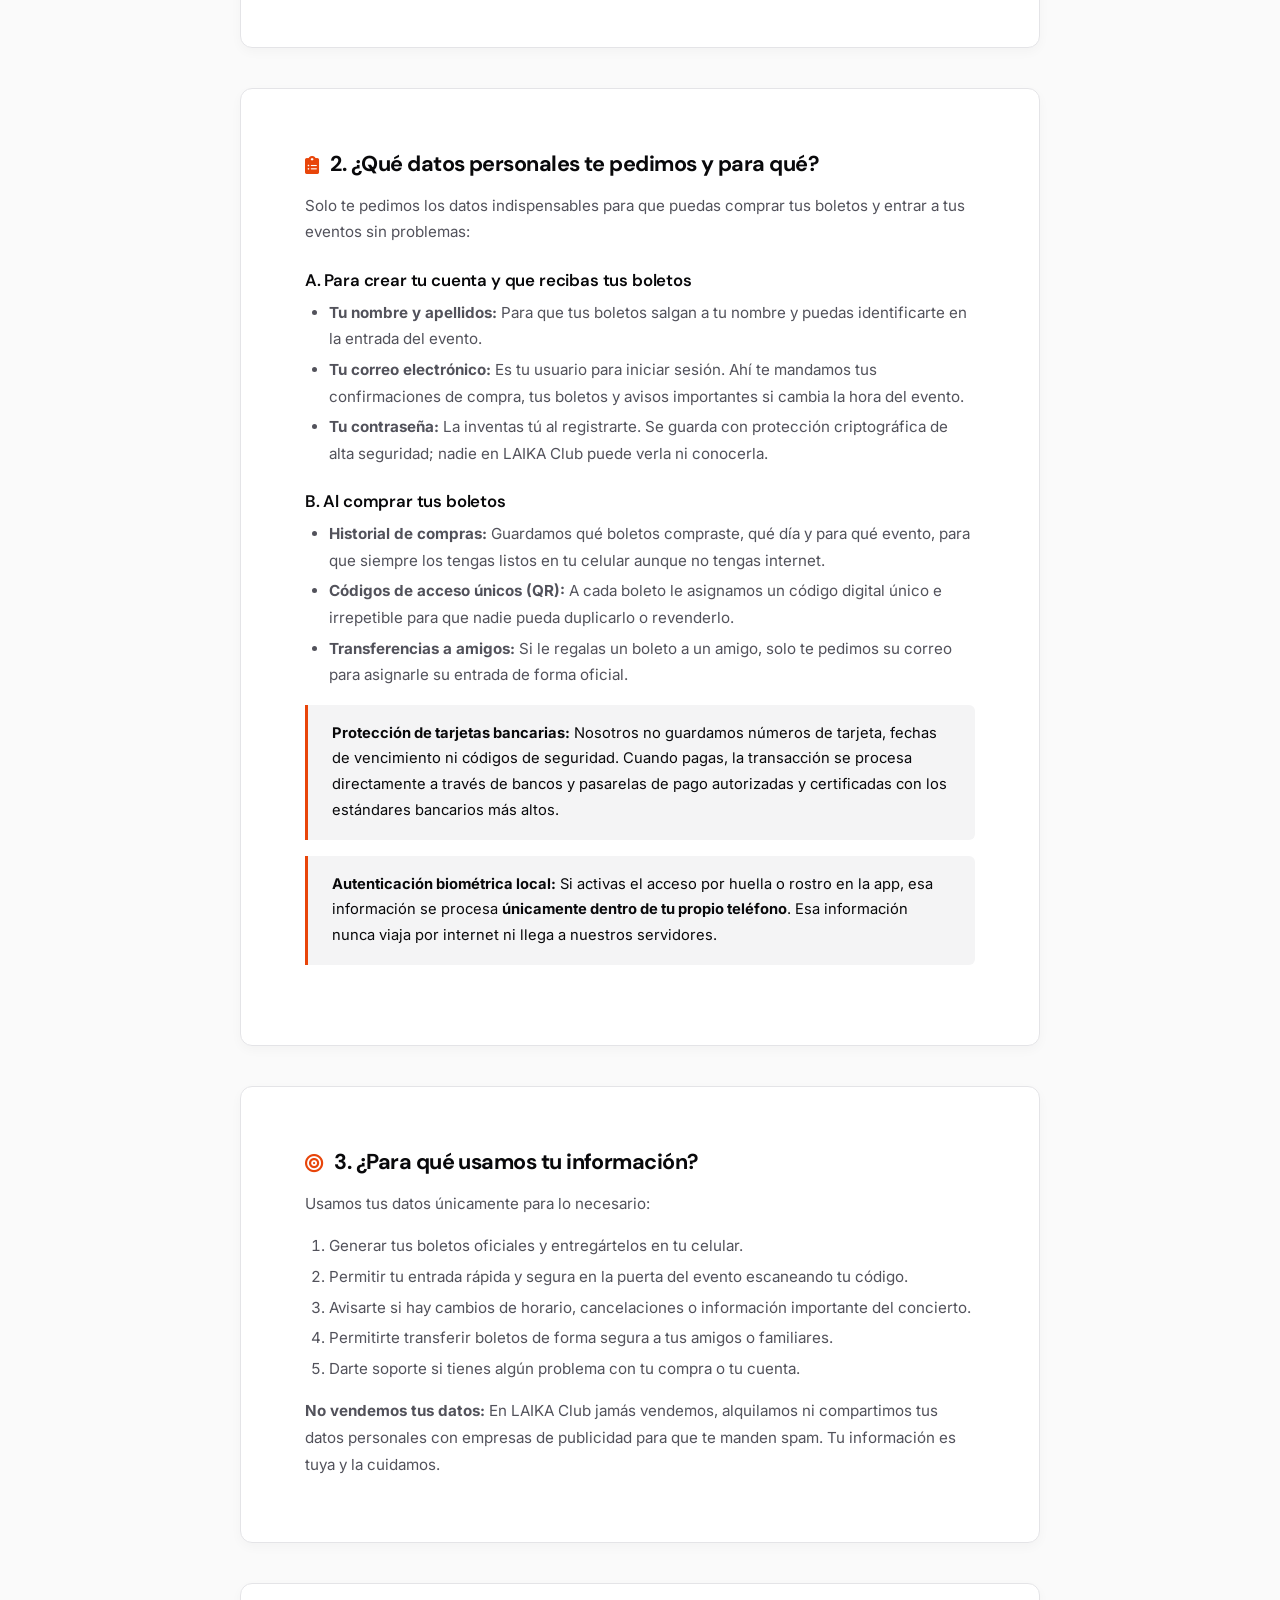
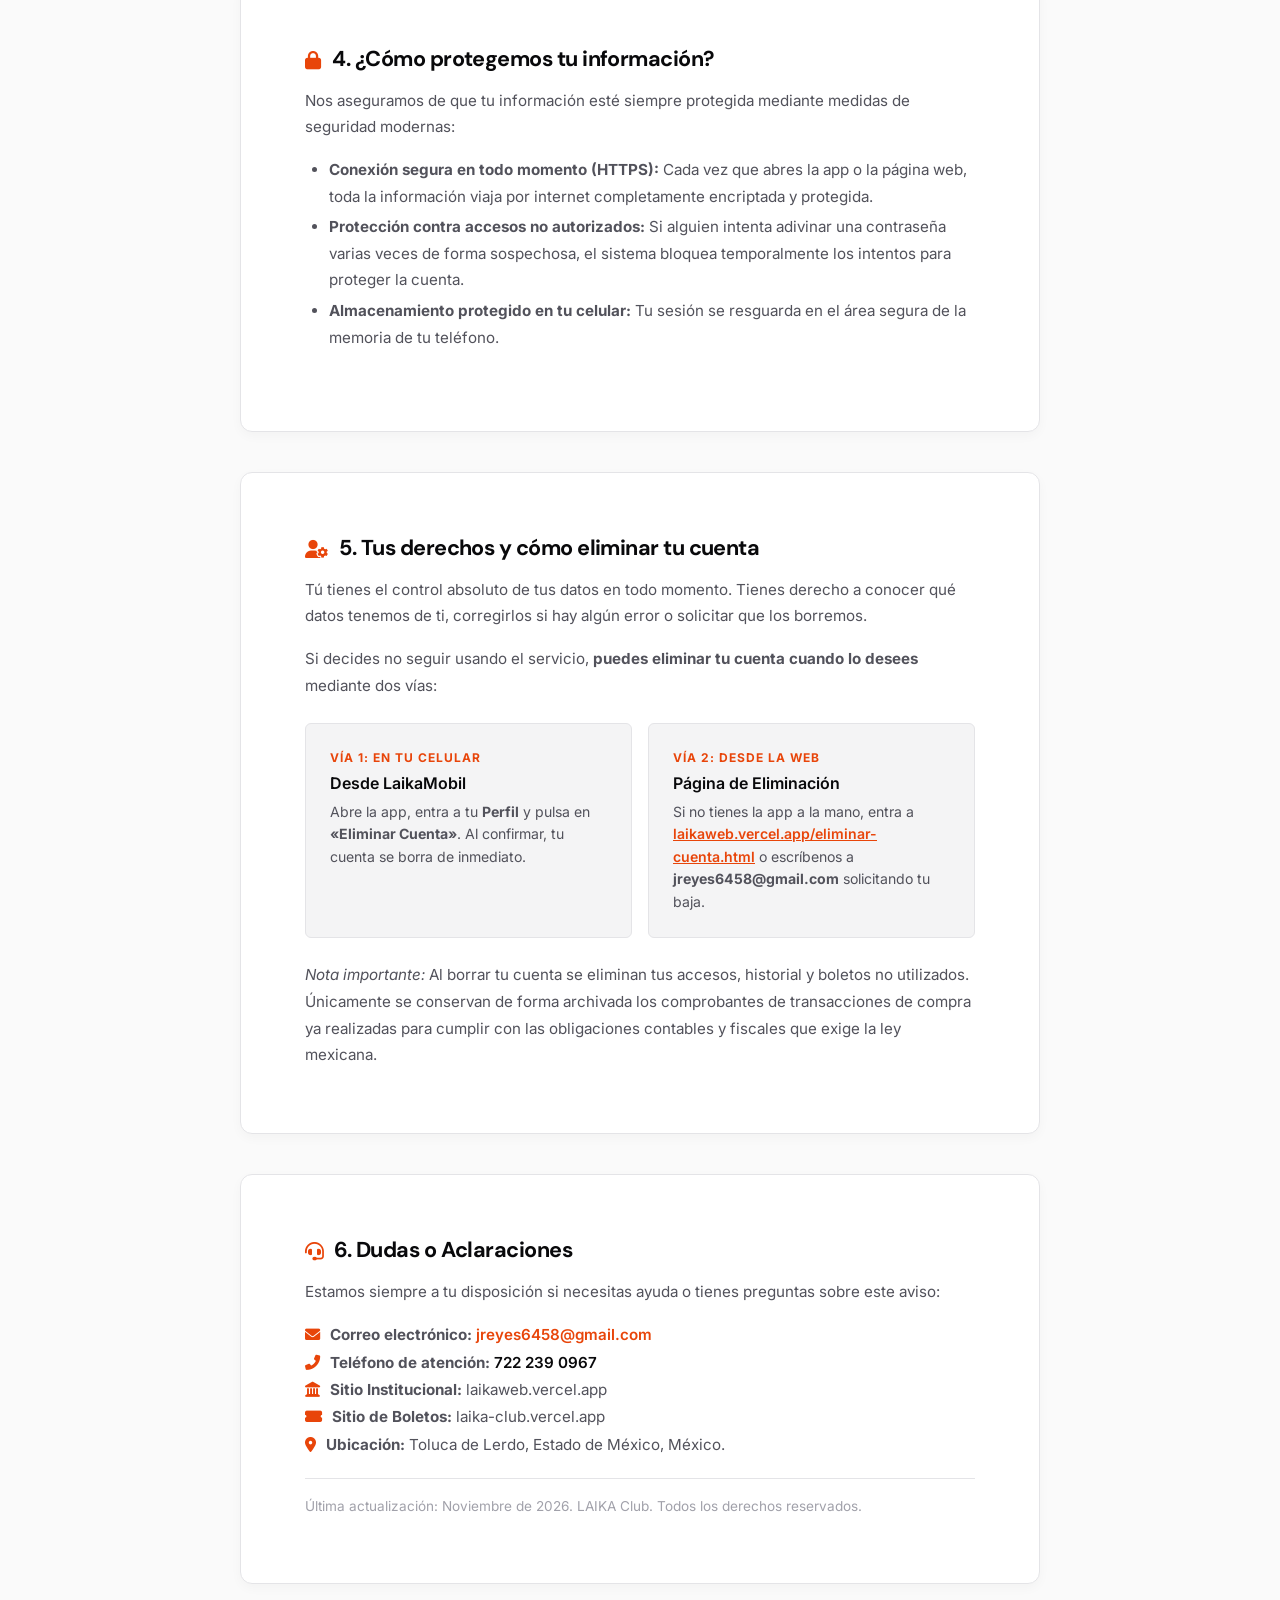
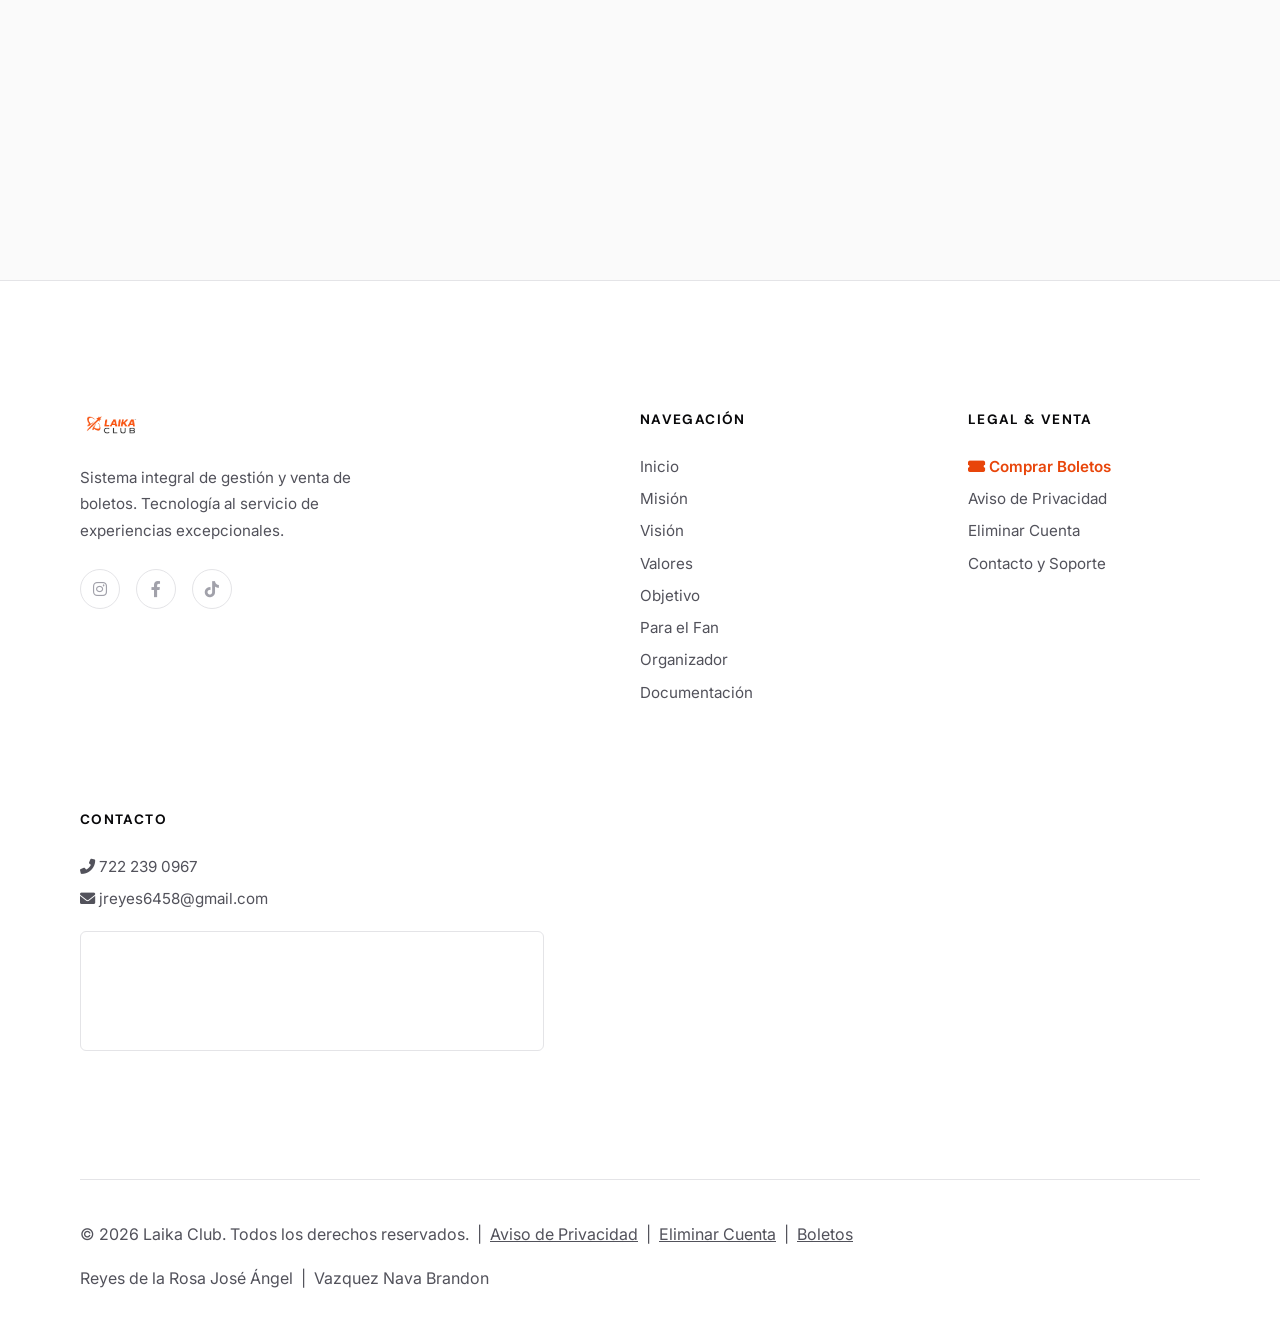
<file: privacidad.html>
<!DOCTYPE html>
<html lang="es">
<head>
    <meta charset="UTF-8">
    <meta name="viewport" content="width=device-width, initial-scale=1.0">
    <meta name="description" content="Aviso de Privacidad de Laika Club y LaikaMobil. Conoce de forma clara y transparente cómo protegemos tu información y tus boletos.">
    <title>Aviso de Privacidad | Laika Club</title>
    <link rel="icon" type="image/x-icon" href="logos/icono.ico">
    <link rel="stylesheet" href="css/styles.css">
    <link rel="stylesheet" href="https://cdnjs.cloudflare.com/ajax/libs/font-awesome/6.0.0/css/all.min.css">
    <script src="js/components.js" defer></script>
</head>
<body>

    <laika-header></laika-header>
    <laika-sidebar></laika-sidebar>

    <main>

        <!-- PAGE HERO -->
        <section class="page-hero">
            <div class="container">
                <span class="label animate-reveal">Transparencia y Seguridad</span>
                <h1 class="animate-reveal delay-1">Aviso de Privacidad</h1>
                <p class="lead animate-reveal delay-2">
                    En LAIKA Club cuidamos tu información personal con total seriedad. Aquí te explicamos de manera clara, sencilla y sin rodeos técnicos cómo protegemos tus datos, tus boletos y tu privacidad.
                </p>
            </div>
        </section>

        <!-- PORTALES OFICIALES -->
        <section class="emphasis-block">
            <div class="container">
                <p class="emphasis-text animate-reveal" style="font-size: 1.05rem;">
                    Este aviso de privacidad protege el uso de nuestros portales oficiales y la aplicación móvil:
                    <br><br>
                    <i class="fas fa-landmark" style="color: var(--brand); margin-right: 6px;"></i> <strong>Portal Institucional e Información:</strong> 
                    <a href="https://laikaweb.vercel.app/" target="_blank" rel="noopener" class="brand-word" style="text-decoration: underline;">
                        Laika Club | Sistema Integral de Gestión de Eventos (laikaweb.vercel.app)
                    </a>
                    <br>
                    <i class="fas fa-ticket-alt" style="color: var(--brand); margin-right: 6px;"></i> <strong>Plataforma Oficial de Venta de Boletos:</strong> 
                    <a href="https://laika-club.vercel.app/" target="_blank" rel="noopener" class="highlight" style="text-decoration: underline; font-weight: 600;">
                        LAIKA Club | Boletos Digitales (laika-club.vercel.app)
                    </a>
                    <br>
                    <i class="fas fa-mobile-alt" style="color: var(--brand); margin-right: 6px;"></i> <strong>Aplicación Móvil Oficial:</strong> <strong>LaikaMobil</strong> (para Android e iOS).
                </p>
            </div>
        </section>

        <!-- CONTENT -->
        <section class="section">
            <div class="container legal-container">

                <!-- 1. RESPONSABLE Y CONTACTO -->
                <article class="legal-card animate-reveal">
                    <span class="legal-badge"><i class="fas fa-shield-alt"></i> Privacidad y Protección de Datos</span>
                    <h2><i class="fas fa-user-shield"></i> 1. ¿Quién es el responsable de tus datos?</h2>
                    <p>
                        El responsable del cuidado de tu información es <strong>LAIKA Club</strong>, con sede en Toluca de Lerdo, Estado de México, México.
                    </p>
                    <p>
                        Para cualquier duda, aclaración o solicitud sobre tu información personal, puedes contactarnos directamente a través de nuestros canales oficiales:
                    </p>
                    <ul>
                        <li><i class="fas fa-envelope" style="color: var(--brand); margin-right: 6px;"></i> <strong>Correo de atención directa:</strong> <a href="mailto:jreyes6458@gmail.com" style="color: var(--brand); font-weight: 600;">jreyes6458@gmail.com</a></li>
                        <li><i class="fas fa-phone-alt" style="color: var(--brand); margin-right: 6px;"></i> <strong>Teléfono de contacto:</strong> <a href="tel:7222390967" style="color: var(--text-primary); font-weight: 600;">722 239 0967</a></li>
                        <li><i class="fas fa-globe" style="color: var(--brand); margin-right: 6px;"></i> <strong>Sitio Institucional:</strong> <a href="https://laikaweb.vercel.app/" target="_blank" rel="noopener">laikaweb.vercel.app</a></li>
                        <li><i class="fas fa-ticket-alt" style="color: var(--brand); margin-right: 6px;"></i> <strong>Portal de Boletos:</strong> <a href="https://laika-club.vercel.app/" target="_blank" rel="noopener">laika-club.vercel.app</a></li>
                    </ul>
                </article>

                <!-- 2. DATOS QUE PEDIMOS -->
                <article class="legal-card animate-reveal delay-1">
                    <h2><i class="fas fa-clipboard-list"></i> 2. ¿Qué datos personales te pedimos y para qué?</h2>
                    <p>Solo te pedimos los datos indispensables para que puedas comprar tus boletos y entrar a tus eventos sin problemas:</p>

                    <h3>A. Para crear tu cuenta y que recibas tus boletos</h3>
                    <ul>
                        <li><strong>Tu nombre y apellidos:</strong> Para que tus boletos salgan a tu nombre y puedas identificarte en la entrada del evento.</li>
                        <li><strong>Tu correo electrónico:</strong> Es tu usuario para iniciar sesión. Ahí te mandamos tus confirmaciones de compra, tus boletos y avisos importantes si cambia la hora del evento.</li>
                        <li><strong>Tu contraseña:</strong> La inventas tú al registrarte. Se guarda con protección criptográfica de alta seguridad; nadie en LAIKA Club puede verla ni conocerla.</li>
                    </ul>

                    <h3>B. Al comprar tus boletos</h3>
                    <ul>
                        <li><strong>Historial de compras:</strong> Guardamos qué boletos compraste, qué día y para qué evento, para que siempre los tengas listos en tu celular aunque no tengas internet.</li>
                        <li><strong>Códigos de acceso únicos (QR):</strong> A cada boleto le asignamos un código digital único e irrepetible para que nadie pueda duplicarlo o revenderlo.</li>
                        <li><strong>Transferencias a amigos:</strong> Si le regalas un boleto a un amigo, solo te pedimos su correo para asignarle su entrada de forma oficial.</li>
                    </ul>

                    <div class="legal-highlight-box">
                        <p>
                            <strong>Protección de tarjetas bancarias:</strong> Nosotros no guardamos números de tarjeta, fechas de vencimiento ni códigos de seguridad. Cuando pagas, la transacción se procesa directamente a través de bancos y pasarelas de pago autorizadas y certificadas con los estándares bancarios más altos.
                        </p>
                    </div>

                    <div class="legal-highlight-box">
                        <p>
                            <strong>Autenticación biométrica local:</strong> Si activas el acceso por huella o rostro en la app, esa información se procesa <strong>únicamente dentro de tu propio teléfono</strong>. Esa información nunca viaja por internet ni llega a nuestros servidores.
                        </p>
                    </div>
                </article>

                <!-- 3. PARA QUÉ USAMOS TUS DATOS -->
                <article class="legal-card animate-reveal delay-2">
                    <h2><i class="fas fa-bullseye"></i> 3. ¿Para qué usamos tu información?</h2>
                    <p>Usamos tus datos únicamente para lo necesario:</p>
                    <ol>
                        <li>Generar tus boletos oficiales y entregártelos en tu celular.</li>
                        <li>Permitir tu entrada rápida y segura en la puerta del evento escaneando tu código.</li>
                        <li>Avisarte si hay cambios de horario, cancelaciones o información importante del concierto.</li>
                        <li>Permitirte transferir boletos de forma segura a tus amigos o familiares.</li>
                        <li>Darte soporte si tienes algún problema con tu compra o tu cuenta.</li>
                    </ol>
                    <p>
                        <strong>No vendemos tus datos:</strong> En LAIKA Club jamás vendemos, alquilamos ni compartimos tus datos personales con empresas de publicidad para que te manden spam. Tu información es tuya y la cuidamos.
                    </p>
                </article>

                <!-- 4. SEGURIDAD -->
                <article class="legal-card animate-reveal">
                    <h2><i class="fas fa-lock"></i> 4. ¿Cómo protegemos tu información?</h2>
                    <p>
                        Nos aseguramos de que tu información esté siempre protegida mediante medidas de seguridad modernas:
                    </p>
                    <ul>
                        <li><strong>Conexión segura en todo momento (HTTPS):</strong> Cada vez que abres la app o la página web, toda la información viaja por internet completamente encriptada y protegida.</li>
                        <li><strong>Protección contra accesos no autorizados:</strong> Si alguien intenta adivinar una contraseña varias veces de forma sospechosa, el sistema bloquea temporalmente los intentos para proteger la cuenta.</li>
                        <li><strong>Almacenamiento protegido en tu celular:</strong> Tu sesión se resguarda en el área segura de la memoria de tu teléfono.</li>
                    </ul>
                </article>

                <!-- 5. TUS DERECHOS Y ELIMINAR CUENTA -->
                <article class="legal-card animate-reveal">
                    <h2><i class="fas fa-user-cog"></i> 5. Tus derechos y cómo eliminar tu cuenta</h2>
                    <p>
                        Tú tienes el control absoluto de tus datos en todo momento. Tienes derecho a conocer qué datos tenemos de ti, corregirlos si hay algún error o solicitar que los borremos.
                    </p>
                    <p>
                        Si decides no seguir usando el servicio, <strong>puedes eliminar tu cuenta cuando lo desees</strong> mediante dos vías:
                    </p>

                    <div class="step-grid">
                        <div class="step-item">
                            <span class="step-number">Vía 1: En tu celular</span>
                            <span class="step-title">Desde LaikaMobil</span>
                            <span class="step-desc">
                                Abre la app, entra a tu <strong>Perfil</strong> y pulsa en <strong>«Eliminar Cuenta»</strong>. Al confirmar, tu cuenta se borra de inmediato.
                            </span>
                        </div>
                        <div class="step-item">
                            <span class="step-number">Vía 2: Desde la Web</span>
                            <span class="step-title">Página de Eliminación</span>
                            <span class="step-desc">
                                Si no tienes la app a la mano, entra a <a href="eliminar-cuenta.html" style="color: var(--brand); font-weight: 600; text-decoration: underline;">laikaweb.vercel.app/eliminar-cuenta.html</a> o escríbenos a <strong>jreyes6458@gmail.com</strong> solicitando tu baja.
                            </span>
                        </div>
                    </div>

                    <p>
                        <em>Nota importante:</em> Al borrar tu cuenta se eliminan tus accesos, historial y boletos no utilizados. Únicamente se conservan de forma archivada los comprobantes de transacciones de compra ya realizadas para cumplir con las obligaciones contables y fiscales que exige la ley mexicana.
                    </p>
                </article>

                <!-- 6. CONTACTO DIRECTO -->
                <article class="legal-card animate-reveal">
                    <h2><i class="fas fa-headset"></i> 6. Dudas o Aclaraciones</h2>
                    <p>
                        Estamos siempre a tu disposición si necesitas ayuda o tienes preguntas sobre este aviso:
                    </p>
                    <p style="line-height: 1.8;">
                        <i class="fas fa-envelope" style="color: var(--brand); margin-right: 6px;"></i> <strong>Correo electrónico:</strong> <a href="mailto:jreyes6458@gmail.com" style="color: var(--brand); font-weight: 600;">jreyes6458@gmail.com</a><br>
                        <i class="fas fa-phone-alt" style="color: var(--brand); margin-right: 6px;"></i> <strong>Teléfono de atención:</strong> <a href="tel:7222390967" style="color: var(--text-primary); font-weight: 600;">722 239 0967</a><br>
                        <i class="fas fa-landmark" style="color: var(--brand); margin-right: 6px;"></i> <strong>Sitio Institucional:</strong> <a href="https://laikaweb.vercel.app/" target="_blank" rel="noopener">laikaweb.vercel.app</a><br>
                        <i class="fas fa-ticket-alt" style="color: var(--brand); margin-right: 6px;"></i> <strong>Sitio de Boletos:</strong> <a href="https://laika-club.vercel.app/" target="_blank" rel="noopener">laika-club.vercel.app</a><br>
                        <i class="fas fa-map-marker-alt" style="color: var(--brand); margin-right: 6px;"></i> <strong>Ubicación:</strong> Toluca de Lerdo, Estado de México, México.
                    </p>
                    <div style="margin-top: 20px; padding-top: 16px; border-top: 1px solid var(--bg-border);">
                        <p style="font-size: 0.85rem; color: var(--text-muted); margin-bottom: 0;">
                            Última actualización: Noviembre de 2026. LAIKA Club. Todos los derechos reservados.
                        </p>
                    </div>
                </article>

            </div>
        </section>

    </main>

    <laika-footer></laika-footer>
    <script src="js/script.js"></script>
</body>
</html>
</file>
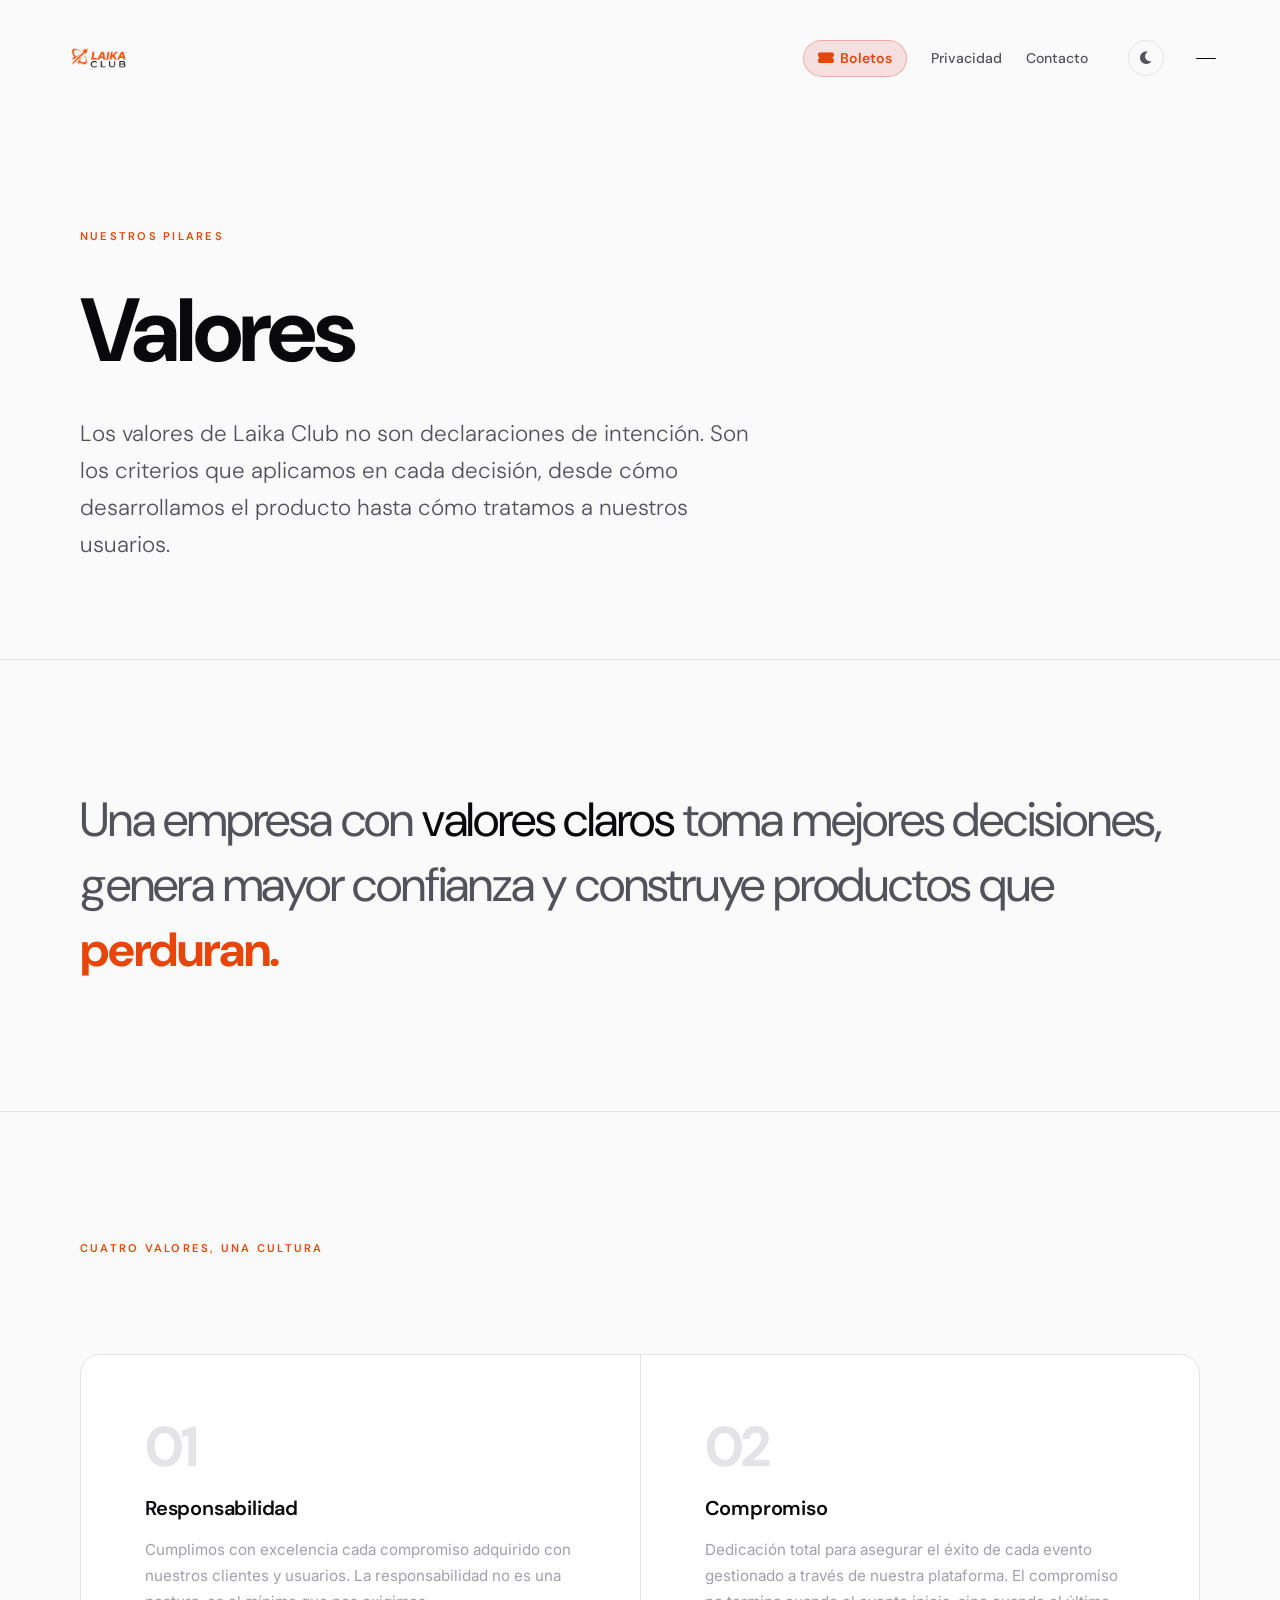
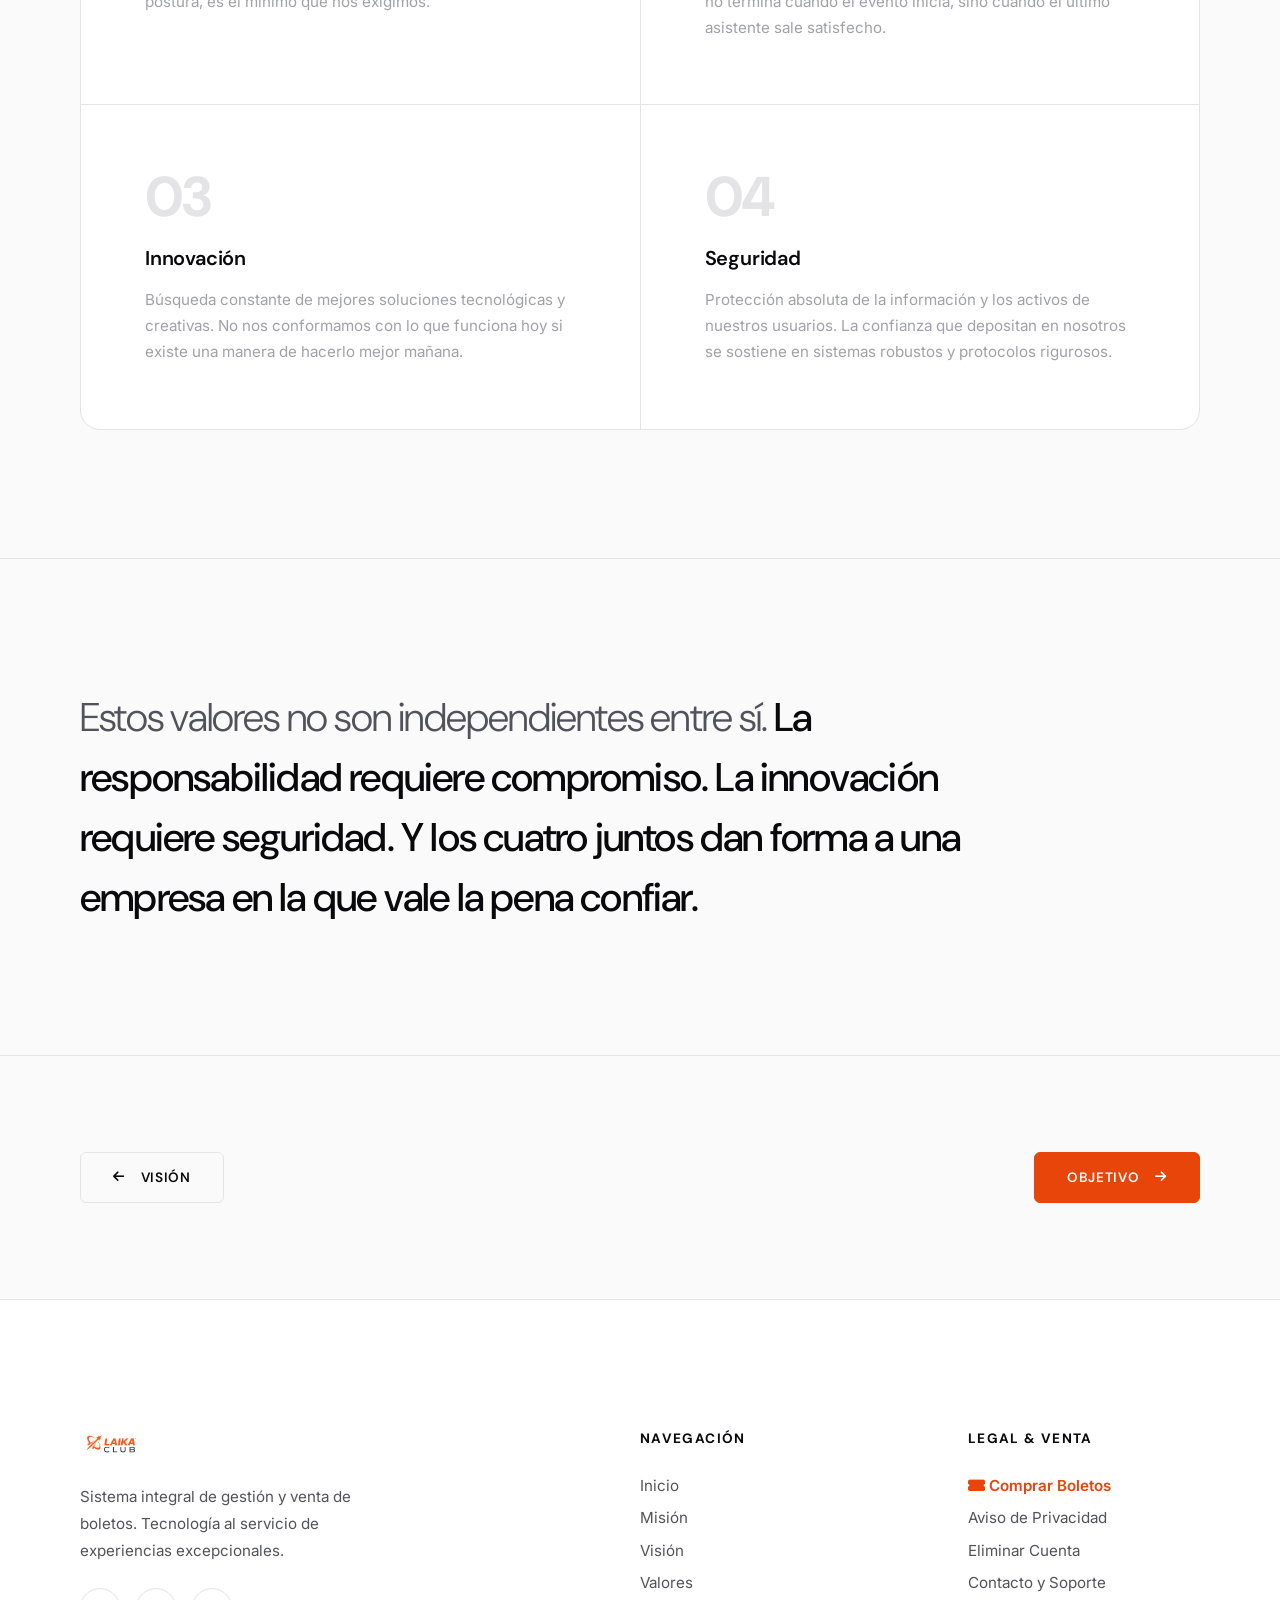
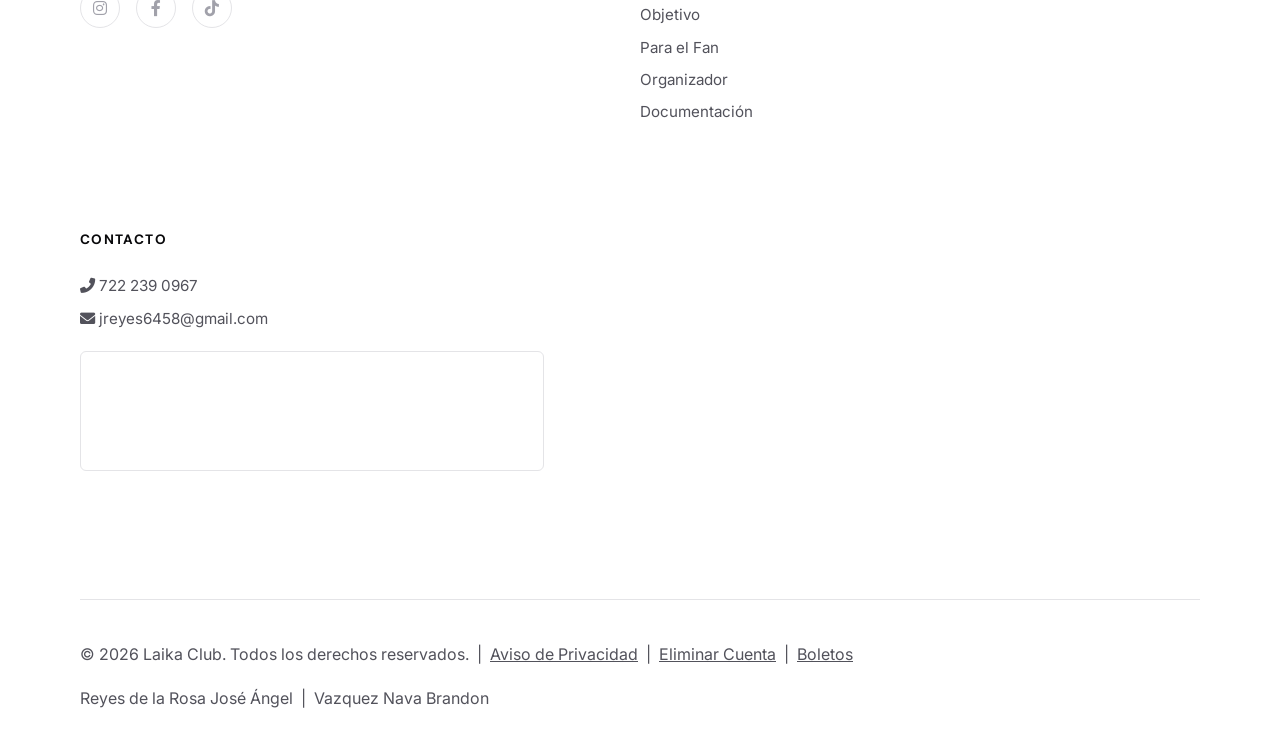
<file: valores.html>
﻿<!DOCTYPE html>
<html lang="es">
<head>
    <meta charset="UTF-8">
    <meta name="viewport" content="width=device-width, initial-scale=1.0">
    <meta name="description" content="Los valores de Laika Club: responsabilidad, compromiso, innovacion y seguridad como pilares de nuestra cultura organizacional.">
    <title>Valores | Laika Club</title>
    <link rel="icon" type="image/x-icon" href="logos/icono.ico">
    <link rel="stylesheet" href="css/styles.css">
    <link rel="stylesheet" href="https://cdnjs.cloudflare.com/ajax/libs/font-awesome/6.0.0/css/all.min.css">
    <script src="js/components.js" defer></script>
</head>
<body>

    <laika-header></laika-header>
    <laika-sidebar></laika-sidebar>

    <main>

        <!-- PAGE HERO -->
        <section class="page-hero">
            <div class="container">
                <span class="label animate-reveal">Nuestros Pilares</span>
                <h1 class="animate-reveal delay-1">Valores</h1>
                <p class="lead animate-reveal delay-2">
                    Los valores de Laika Club no son declaraciones de intención. Son los criterios que aplicamos en cada decisión, desde cómo desarrollamos el producto hasta cómo tratamos a nuestros usuarios.
                </p>
            </div>
        </section>

        <!-- EMPHASIS -->
        <section class="emphasis-block">
            <div class="container">
                <p class="emphasis-text animate-reveal">
                    Una empresa con <span class="highlight">valores claros</span> toma mejores decisiones, genera mayor confianza y construye productos que <span class="brand-word">perduran.</span>
                </p>
            </div>
        </section>

        <!-- VALUES GRID -->
        <section class="section" style="border-bottom: 1px solid var(--bg-border);">
            <div class="container">
                <span class="label animate-reveal">Cuatro valores, una cultura</span>
                <div class="pillar-grid animate-reveal delay-1">
                    <div class="pillar">
                        <div class="pillar-index">01</div>
                        <h3>Responsabilidad</h3>
                        <p>Cumplimos con excelencia cada compromiso adquirido con nuestros clientes y usuarios. La responsabilidad no es una postura, es el mínimo que nos exigimos.</p>
                    </div>
                    <div class="pillar">
                        <div class="pillar-index">02</div>
                        <h3>Compromiso</h3>
                        <p>Dedicación total para asegurar el éxito de cada evento gestionado a través de nuestra plataforma. El compromiso no termina cuando el evento inicia, sino cuando el último asistente sale satisfecho.</p>
                    </div>
                    <div class="pillar">
                        <div class="pillar-index">03</div>
                        <h3>Innovación</h3>
                        <p>Búsqueda constante de mejores soluciones tecnológicas y creativas. No nos conformamos con lo que funciona hoy si existe una manera de hacerlo mejor mañana.</p>
                    </div>
                    <div class="pillar">
                        <div class="pillar-index">04</div>
                        <h3>Seguridad</h3>
                        <p>Protección absoluta de la información y los activos de nuestros usuarios. La confianza que depositan en nosotros se sostiene en sistemas robustos y protocolos rigurosos.</p>
                    </div>
                </div>
            </div>
        </section>

        <!-- STATEMENT -->
        <section class="statement-section">
            <div class="container">
                <p class="statement-text animate-reveal">
                    Estos valores no son independientes entre sí. <strong>La responsabilidad requiere compromiso. La innovación requiere seguridad. Y los cuatro juntos dan forma a una empresa en la que vale la pena confiar.</strong>
                </p>
            </div>
        </section>

        <!-- NAV BETWEEN PAGES -->
        <section class="section-sm">
            <div class="container" style="display:flex; justify-content:space-between; align-items:center; flex-wrap:wrap; gap:24px;">
                <a href="vision.html" class="btn btn-ghost"><i class="fas fa-arrow-left" style="margin-right:8px;font-size:0.8rem;"></i> Visión</a>
                <a href="objetivo.html" class="btn btn-primary">Objetivo <i class="fas fa-arrow-right" style="margin-left:8px;font-size:0.8rem;"></i></a>
            </div>
        </section>

    </main>

    <laika-footer></laika-footer>
    <script src="js/script.js"></script>
</body>
</html>
</file>
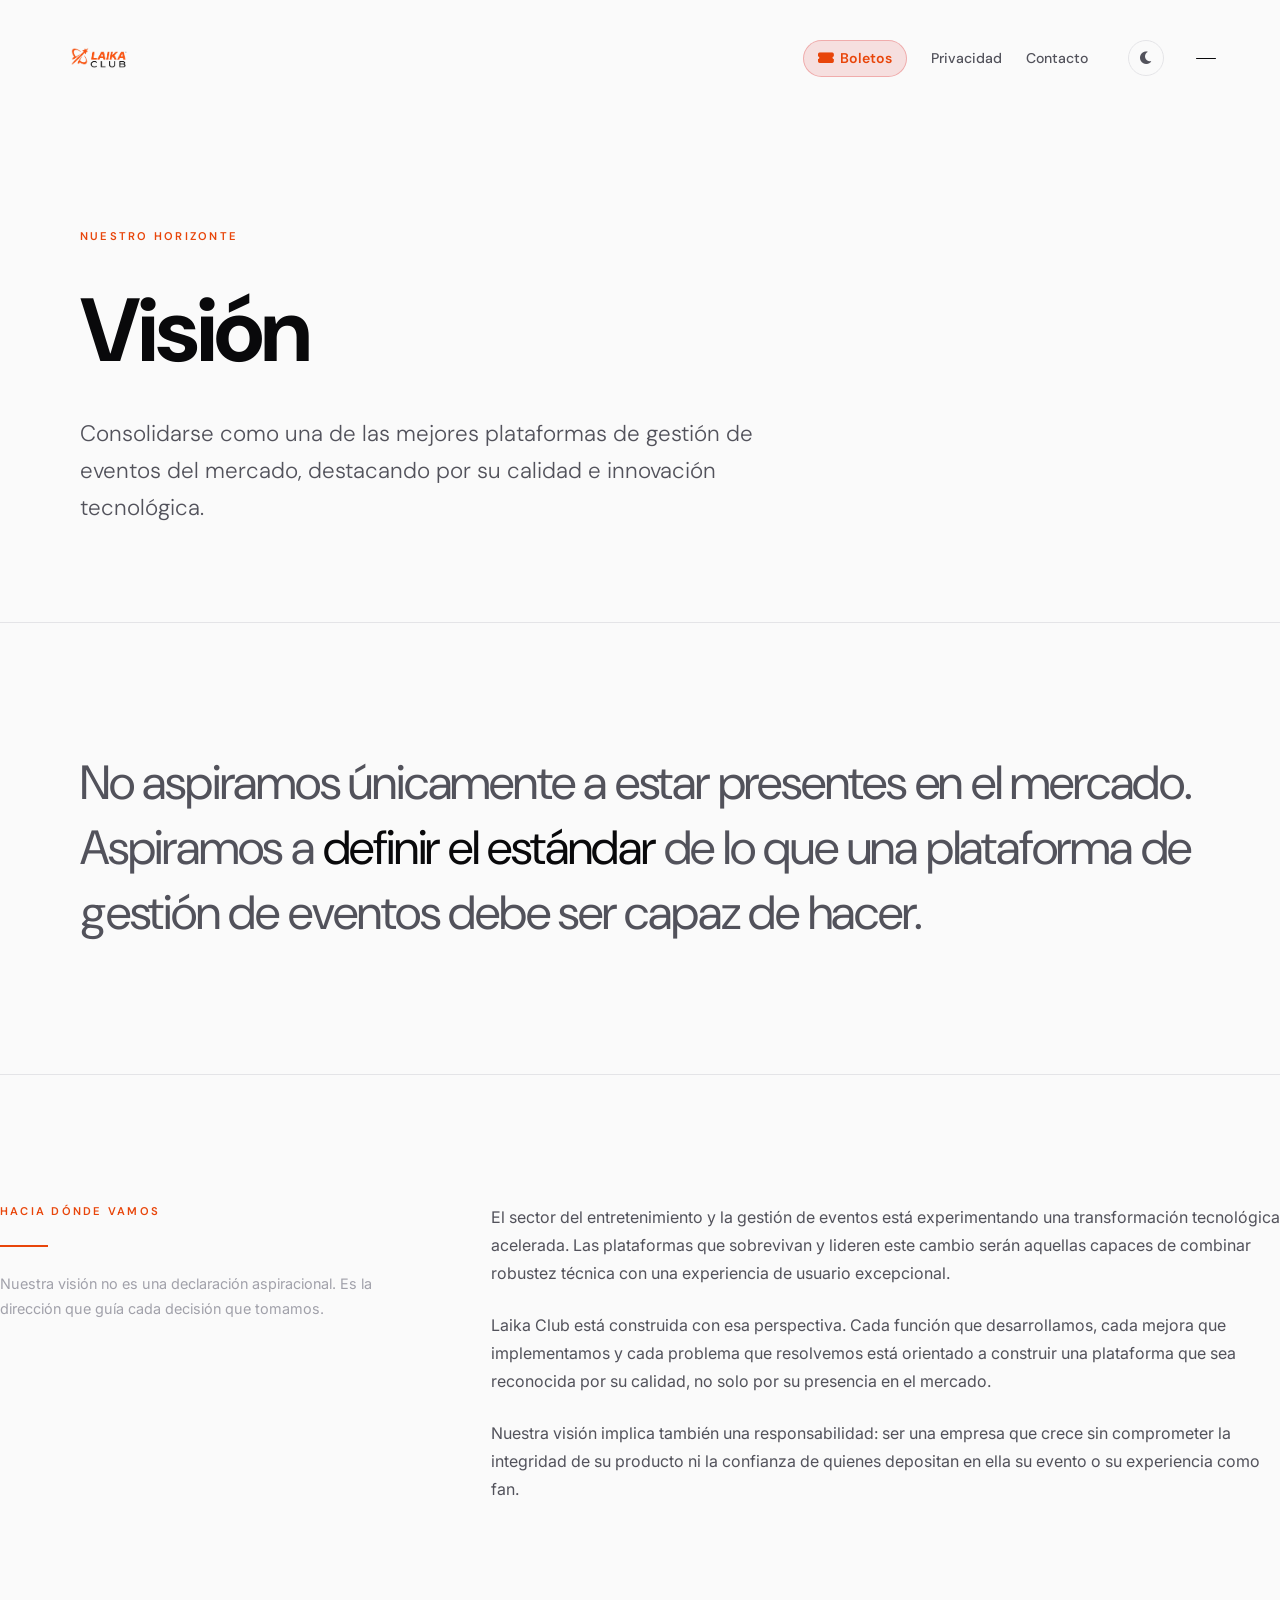
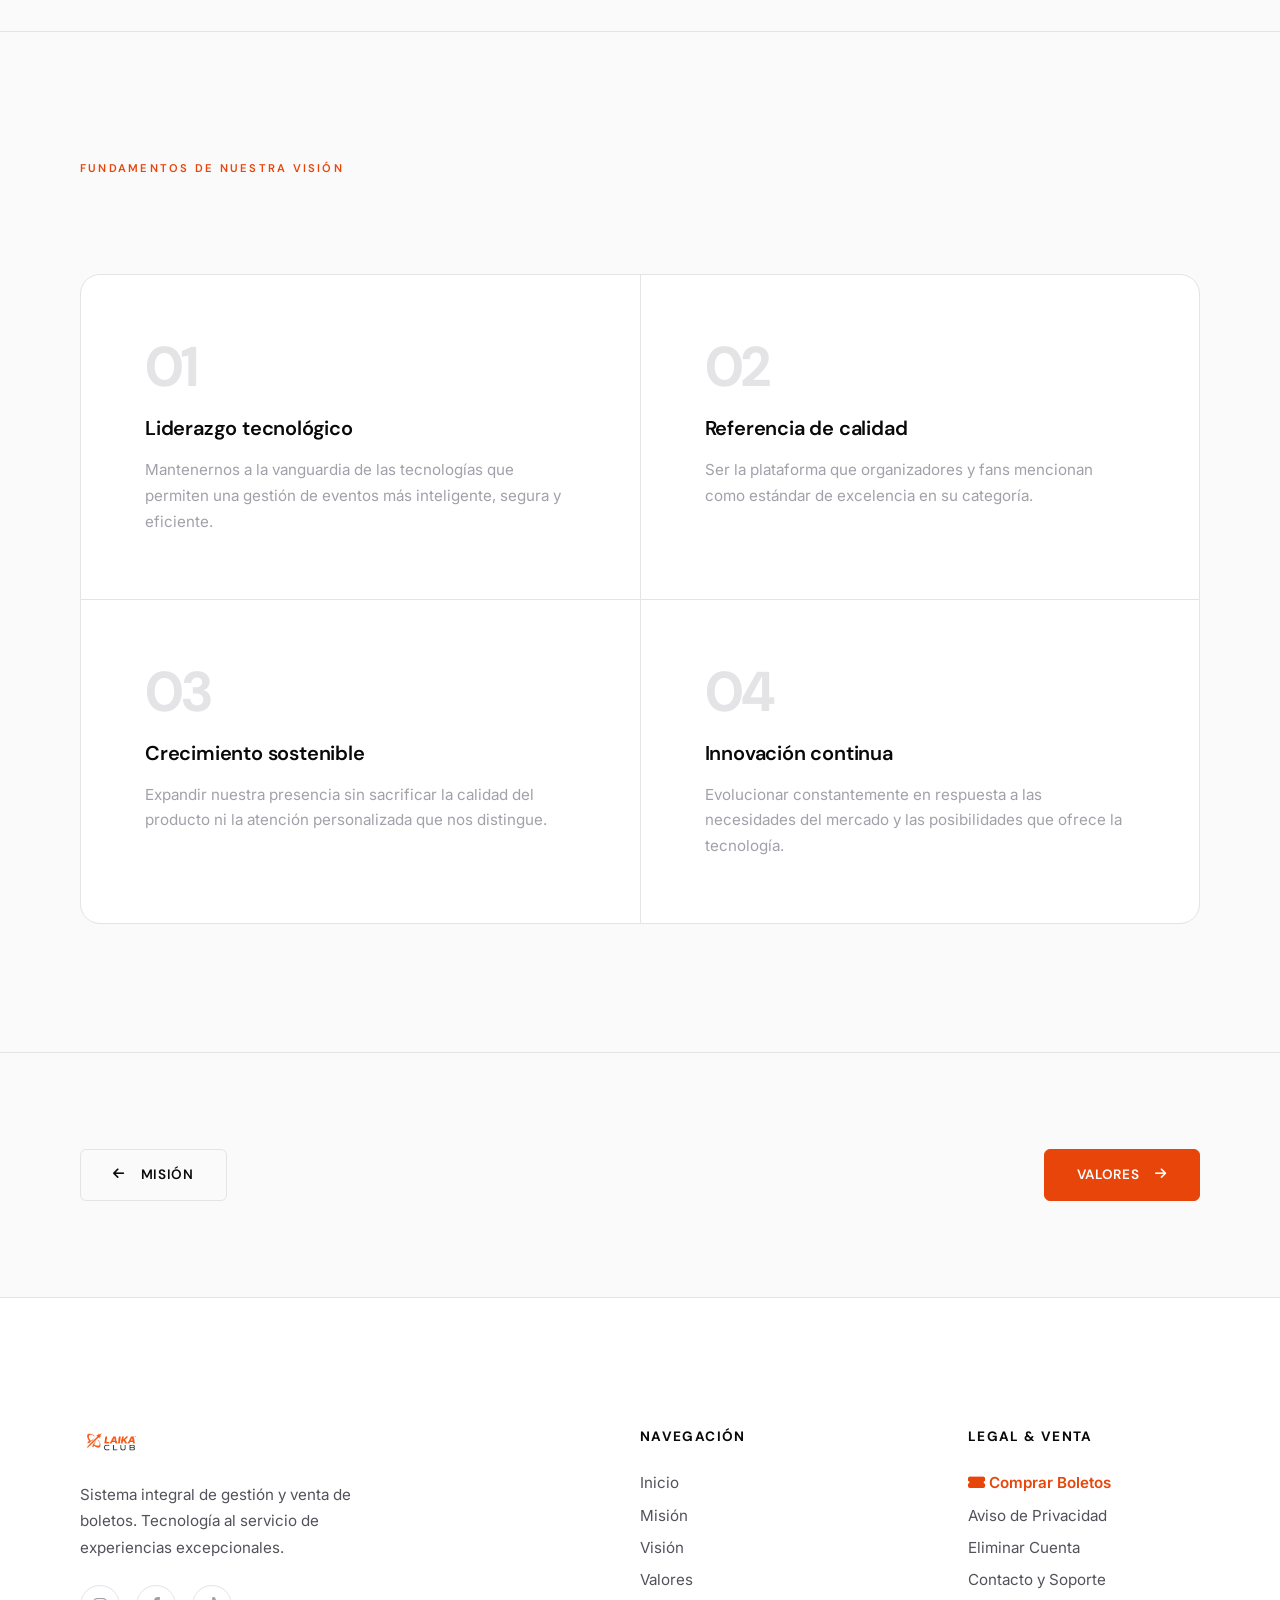
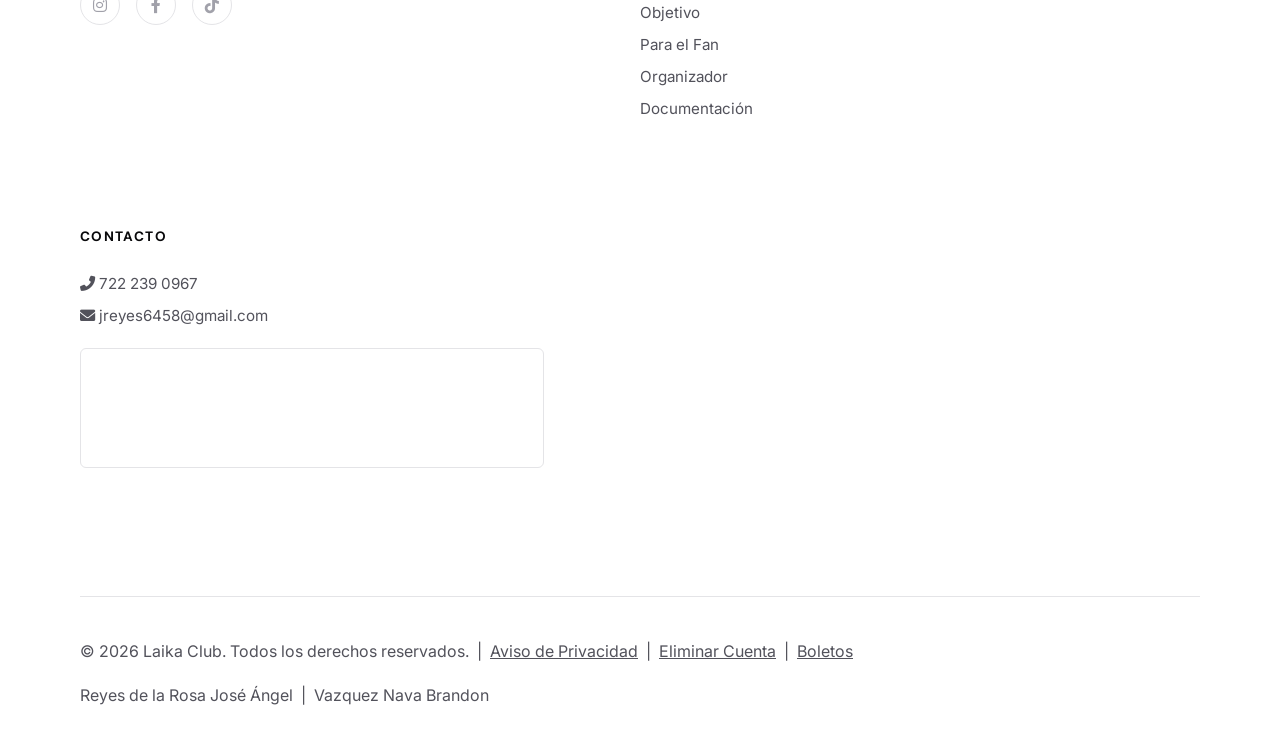
<file: vision.html>
﻿<!DOCTYPE html>
<html lang="es">
<head>
    <meta charset="UTF-8">
    <meta name="viewport" content="width=device-width, initial-scale=1.0">
    <meta name="description" content="La visión de Laika Club: consolidarse como una de las mejores plataformas de gestión de eventos del mercado, destacando por calidad e innovación tecnológica.">
    <title>Visión | Laika Club</title>
    <link rel="icon" type="image/x-icon" href="logos/icono.ico">
    <link rel="stylesheet" href="css/styles.css">
    <link rel="stylesheet" href="https://cdnjs.cloudflare.com/ajax/libs/font-awesome/6.0.0/css/all.min.css">
    <script src="js/components.js" defer></script>
</head>
<body>

    <laika-header></laika-header>
    <laika-sidebar></laika-sidebar>

    <main>

        <!-- PAGE HERO -->
        <section class="page-hero">
            <div class="container">
                <span class="label animate-reveal">Nuestro Horizonte</span>
                <h1 class="animate-reveal delay-1">Visión</h1>
                <p class="lead animate-reveal delay-2">
                    Consolidarse como una de las mejores plataformas de gestión de eventos del mercado, destacando por su calidad e innovación tecnológica.
                </p>
            </div>
        </section>

        <!-- EMPHASIS BLOCK -->
        <section class="emphasis-block">
            <div class="container">
                <p class="emphasis-text animate-reveal">
                    No aspiramos únicamente a estar presentes en el mercado. Aspiramos a <span class="highlight">definir el estándar</span> de lo que una plataforma de gestión de eventos debe ser capaz de hacer.
                </p>
            </div>
        </section>

        <!-- CONTENT SPLIT -->
        <section class="content-split">
            <div class="content-split-left animate-reveal">
                <span class="label">Hacia dónde vamos</span>
                <hr class="rule-brand">
                <p style="margin-top:12px; font-size:0.9rem; color:var(--text-muted);">Nuestra visión no es una declaración aspiracional. Es la dirección que guía cada decisión que tomamos.</p>
            </div>
            <div class="content-split-right animate-reveal delay-2">
                <p>El sector del entretenimiento y la gestión de eventos está experimentando una transformación tecnológica acelerada. Las plataformas que sobrevivan y lideren este cambio serán aquellas capaces de combinar robustez técnica con una experiencia de usuario excepcional.</p>
                <p>Laika Club está construida con esa perspectiva. Cada función que desarrollamos, cada mejora que implementamos y cada problema que resolvemos está orientado a construir una plataforma que sea reconocida por su calidad, no solo por su presencia en el mercado.</p>
                <p>Nuestra visión implica también una responsabilidad: ser una empresa que crece sin comprometer la integridad de su producto ni la confianza de quienes depositan en ella su evento o su experiencia como fan.</p>
            </div>
        </section>

        <!-- VISION PILLARS -->
        <section class="section" style="border-bottom: 1px solid var(--bg-border);">
            <div class="container">
                <span class="label animate-reveal">Fundamentos de nuestra visión</span>
                <div class="pillar-grid animate-reveal delay-1">
                    <div class="pillar">
                        <div class="pillar-index">01</div>
                        <h3>Liderazgo tecnológico</h3>
                        <p>Mantenernos a la vanguardia de las tecnologías que permiten una gestión de eventos más inteligente, segura y eficiente.</p>
                    </div>
                    <div class="pillar">
                        <div class="pillar-index">02</div>
                        <h3>Referencia de calidad</h3>
                        <p>Ser la plataforma que organizadores y fans mencionan como estándar de excelencia en su categoría.</p>
                    </div>
                    <div class="pillar">
                        <div class="pillar-index">03</div>
                        <h3>Crecimiento sostenible</h3>
                        <p>Expandir nuestra presencia sin sacrificar la calidad del producto ni la atención personalizada que nos distingue.</p>
                    </div>
                    <div class="pillar">
                        <div class="pillar-index">04</div>
                        <h3>Innovación continua</h3>
                        <p>Evolucionar constantemente en respuesta a las necesidades del mercado y las posibilidades que ofrece la tecnología.</p>
                    </div>
                </div>
            </div>
        </section>

        <!-- NAV BETWEEN PAGES -->
        <section class="section-sm">
            <div class="container" style="display:flex; justify-content:space-between; align-items:center; flex-wrap:wrap; gap:24px;">
                <a href="mision.html" class="btn btn-ghost"><i class="fas fa-arrow-left" style="margin-right:8px;font-size:0.8rem;"></i> Misión</a>
                <a href="valores.html" class="btn btn-primary">Valores <i class="fas fa-arrow-right" style="margin-left:8px;font-size:0.8rem;"></i></a>
            </div>
        </section>

    </main>

    <laika-footer></laika-footer>
    <script src="js/script.js"></script>
</body>
</html>
</file>
<file: css/styles.css>
@import url('https://fonts.googleapis.com/css2?family=DM+Sans:ital,opsz,wght@0,9..40,300;0,9..40,400;0,9..40,500;0,9..40,700;1,9..40,300&family=Inter:wght@300;400;500;600&display=swap');

/* ============================================================
   LAIKA CLUB - DESIGN SYSTEM (THEMES & ANIMATIONS)
   Brand: #E8450A (Laika Orange)
   ============================================================ */

:root {
    /* LIGHT THEME (DEFAULT) */
    --brand:          #E8450A;
    --brand-dim:      rgba(232, 69, 10, 0.08);
    --brand-glow:     rgba(232, 69, 10, 0.15);
    
    --bg:             #FAFAFA;
    --bg-surface:     #FFFFFF;
    --bg-raised:      #F4F4F5;
    --bg-border:      #E4E4E7;
    
    --text-primary:   #09090B;
    --text-secondary: #52525B;
    --text-muted:     #A1A1AA;
    --text-inverse:   #FFFFFF;
    
    --header-bg:      rgba(250, 250, 250, 0.92);

    --font-display:   'DM Sans', sans-serif;
    --font-body:      'Inter', sans-serif;

    --space-xs:  4px;
    --space-sm:  8px;
    --space-md:  16px;
    --space-lg:  24px;
    --space-xl:  40px;
    --space-2xl: 64px;
    --space-3xl: 96px;
    --space-4xl: 128px;

    --radius-sm: 6px;
    --radius-md: 12px;
    --radius-lg: 20px;
    --radius-xl: 32px;

    --t-fast:   0.15s ease;
    --t-base:   0.3s ease;
    --t-smooth: 0.6s cubic-bezier(0.22, 1, 0.36, 1);
    --t-bounce: 0.5s cubic-bezier(0.34, 1.56, 0.64, 1);
    
    --shadow-sm: 0 4px 12px rgba(0,0,0,0.03);
    --shadow-md: 0 8px 24px rgba(0,0,0,0.04);
}

[data-theme="dark"] {
    --brand-dim:      rgba(232, 69, 10, 0.15);
    --brand-glow:     rgba(232, 69, 10, 0.3);
    
    --bg:             #09090B;
    --bg-surface:     #121214;
    --bg-raised:      #1C1C1F;
    --bg-border:      #27272A;
    
    --text-primary:   #FAFAFA;
    --text-secondary: #A1A1AA;
    --text-muted:     #52525B;
    --text-inverse:   #09090B;
    
    --header-bg:      rgba(9, 9, 11, 0.92);
    
    --shadow-sm: 0 4px 12px rgba(0,0,0,0.2);
    --shadow-md: 0 8px 24px rgba(0,0,0,0.4);
}

*, *::before, *::after { margin: 0; padding: 0; box-sizing: border-box; }

html { scroll-behavior: smooth; font-size: 16px; -webkit-text-size-adjust: 100%; }

body {
    background-color: var(--bg);
    color: var(--text-primary);
    font-family: var(--font-body);
    font-weight: 400;
    line-height: 1.6;
    overflow-x: hidden;
    -webkit-font-smoothing: antialiased;
    -moz-osx-font-smoothing: grayscale;
    transition: background-color var(--t-smooth), color var(--t-smooth);
}

img { max-width: 100%; height: auto; display: block; }
a { color: inherit; text-decoration: none; }

::-webkit-scrollbar { width: 6px; }
::-webkit-scrollbar-track { background: var(--bg); }
::-webkit-scrollbar-thumb { background: var(--bg-border); border-radius: 3px; }
::-webkit-scrollbar-thumb:hover { background: var(--text-muted); }

/* --- TYPOGRAPHY --- */
.label {
    font-family: var(--font-display);
    font-size: 0.7rem;
    font-weight: 600;
    letter-spacing: 0.2em;
    text-transform: uppercase;
    color: var(--brand);
    display: block;
}

h1, .h1 {
    font-family: var(--font-display);
    font-size: clamp(3rem, 7vw, 6.5rem);
    font-weight: 700;
    line-height: 1.0;
    letter-spacing: -0.035em;
    color: var(--text-primary);
}

h2, .h2 {
    font-family: var(--font-display);
    font-size: clamp(2rem, 4vw, 3.5rem);
    font-weight: 700;
    line-height: 1.1;
    letter-spacing: -0.025em;
    color: var(--text-primary);
}

h3, .h3 {
    font-family: var(--font-display);
    font-size: clamp(1.2rem, 2vw, 1.5rem);
    font-weight: 500;
    line-height: 1.3;
    letter-spacing: -0.01em;
    color: var(--text-primary);
}

.lead {
    font-family: var(--font-display);
    font-size: clamp(1.1rem, 2vw, 1.4rem);
    font-weight: 300;
    line-height: 1.65;
    color: var(--text-secondary);
    max-width: 640px;
}

p { font-size: 1rem; line-height: 1.75; color: var(--text-secondary); }

.text-brand  { color: var(--brand); }
.text-muted  { color: var(--text-muted); }
.text-center { text-align: center; }

/* --- LAYOUT --- */
.container {
    width: 100%;
    max-width: 1200px;
    margin: 0 auto;
    padding: 0 var(--space-xl);
}

.section    { padding: var(--space-4xl) 0; }
.section-sm { padding: var(--space-3xl) 0; }

.rule {
    width: 100%;
    height: 1px;
    background: var(--bg-border);
    border: none;
    margin: 0;
    transition: background var(--t-smooth);
}

.rule-brand {
    width: 48px;
    height: 2px;
    background: var(--brand);
    border: none;
    margin: var(--space-lg) 0;
}

/* --- ANIMATIONS & MOTION SYSTEM --- */
.animate-reveal {
    opacity: 0;
    transform: translateY(30px);
    transition: opacity var(--t-smooth), transform var(--t-smooth);
    will-change: opacity, transform;
}

.animate-reveal.is-revealed {
    opacity: 1;
    transform: translateY(0);
}

.delay-1 { transition-delay: 0.1s; }
.delay-2 { transition-delay: 0.2s; }
.delay-3 { transition-delay: 0.3s; }
.delay-4 { transition-delay: 0.4s; }

.hover-lift {
    transition: transform var(--t-bounce), box-shadow var(--t-smooth), background-color var(--t-smooth), border-color var(--t-smooth);
}
.hover-lift:hover {
    transform: translateY(-4px);
    box-shadow: var(--shadow-md);
}

@media (prefers-reduced-motion: reduce) {
    *, ::before, ::after {
        animation-duration: 0.01ms !important;
        animation-iteration-count: 1 !important;
        transition-duration: 0.01ms !important;
        scroll-behavior: auto !important;
    }
    .animate-reveal { opacity: 1 !important; transform: none !important; transition: none !important; }
}

/* --- THEME TOGGLE --- */
.theme-toggle {
    background: transparent;
    border: 1px solid var(--bg-border);
    color: var(--text-secondary);
    width: 36px;
    height: 36px;
    border-radius: 50%;
    display: flex;
    align-items: center;
    justify-content: center;
    cursor: pointer;
    transition: color var(--t-base), background var(--t-base), border-color var(--t-base), transform var(--t-bounce);
    font-size: 0.9rem;
    position: relative;
    overflow: hidden;
}

.theme-toggle:hover {
    color: var(--text-primary);
    background: var(--bg-raised);
    transform: scale(1.05);
}

.theme-toggle i {
    position: absolute;
    transition: transform var(--t-bounce), opacity var(--t-base);
}

[data-theme="dark"] .theme-toggle .fa-moon { transform: translateY(100%); opacity: 0; }
[data-theme="dark"] .theme-toggle .fa-sun { transform: translateY(0); opacity: 1; }

:root:not([data-theme="dark"]) .theme-toggle .fa-sun { transform: translateY(-100%); opacity: 0; }
:root:not([data-theme="dark"]) .theme-toggle .fa-moon { transform: translateY(0); opacity: 1; }


/* --- HEADER --- */
header {
    position: fixed;
    top: 0; left: 0;
    width: 100%;
    z-index: 1000;
    padding: var(--space-xl) 5%;
    display: flex;
    justify-content: space-between;
    align-items: center;
    transition: padding var(--t-smooth), background var(--t-smooth), border-color var(--t-smooth);
    border-bottom: 1px solid transparent;
}

header.scrolled {
    padding: var(--space-md) 5%;
    background: var(--header-bg);
    backdrop-filter: blur(16px);
    -webkit-backdrop-filter: blur(16px);
    border-bottom-color: var(--bg-border);
}

.header-right {
    display: flex;
    align-items: center;
    gap: var(--space-xl);
}

.header-desktop-nav {
    display: none;
    align-items: center;
    gap: var(--space-lg);
}

@media (min-width: 860px) {
    .header-desktop-nav {
        display: flex;
    }
}

.header-link {
    font-family: var(--font-display);
    font-size: 0.88rem;
    font-weight: 500;
    color: var(--text-secondary);
    text-decoration: none;
    transition: color var(--t-base), transform var(--t-base);
}

.header-link:hover {
    color: var(--text-primary);
}

.header-link-highlight {
    background: rgba(220, 38, 38, 0.12);
    color: var(--brand);
    padding: 6px 14px;
    border-radius: 9999px;
    border: 1px solid rgba(220, 38, 38, 0.28);
    display: inline-flex;
    align-items: center;
    gap: 6px;
    font-weight: 600;
    transition: all var(--t-base);
}

.header-link-highlight:hover {
    background: var(--brand);
    color: #ffffff;
    border-color: var(--brand);
    transform: translateY(-1px);
}

.header-actions {
    display: flex;
    align-items: center;
    gap: var(--space-lg);
}

.logo a { display: flex; align-items: center; }
.logo img { height: 36px; object-fit: contain; transition: opacity var(--t-base); }
.logo:hover img { opacity: 0.8; }

.hamburger {
    cursor: pointer;
    width: 28px; height: 18px;
    display: flex;
    flex-direction: column;
    justify-content: space-between;
    z-index: 2001;
    background: none;
    border: none;
}

.hamburger span {
    display: block;
    height: 1.5px;
    background: var(--text-primary);
    border-radius: 2px;
    transition: var(--t-bounce);
    transform-origin: left center;
}

.hamburger span:nth-child(2) { width: 70%; margin-left: auto; transition-timing-function: ease; }
.hamburger:hover span:nth-child(2) { width: 100%; }
.hamburger.active span:nth-child(1) { transform: rotate(45deg) translate(1px, -1px); width: 100%; }
.hamburger.active span:nth-child(2) { opacity: 0; transform: scaleX(0); }
.hamburger.active span:nth-child(3) { transform: rotate(-45deg) translate(1px, 1px); width: 100%; }

/* --- SIDEBAR OVERLAY & CONTAINER --- */
.sidebar {
    position: fixed;
    inset: 0;
    background: var(--bg);
    z-index: 2000;
    opacity: 0;
    visibility: hidden;
    overflow-y: auto;
    overflow-x: hidden;
    transition: opacity var(--t-smooth), visibility var(--t-smooth), background var(--t-smooth);
    -webkit-overflow-scrolling: touch;
}

.sidebar.open {
    opacity: 1;
    visibility: visible;
}

.sidebar-container {
    min-height: 100vh;
    max-width: 1200px;
    margin: 0 auto;
    padding: var(--space-2xl) 6%;
    display: flex;
    flex-direction: column;
    justify-content: space-between;
    gap: var(--space-2xl);
    transform: translateY(20px);
    transition: transform var(--t-smooth);
}

.sidebar.open .sidebar-container {
    transform: translateY(0);
}

.sidebar-top {
    display: flex;
    align-items: center;
    justify-content: space-between;
    padding-bottom: var(--space-lg);
    border-bottom: 1px solid var(--bg-border);
}

.sidebar-brand-wrapper {
    display: flex;
    align-items: center;
    gap: var(--space-md);
}

.sidebar-brand-wrapper img {
    height: 32px;
    object-fit: contain;
}

.sidebar-brand-pill {
    font-size: 0.72rem;
    font-weight: 600;
    letter-spacing: 0.08em;
    text-transform: uppercase;
    color: var(--brand);
    background: rgba(220, 38, 38, 0.1);
    border: 1px solid rgba(220, 38, 38, 0.2);
    padding: 3px 10px;
    border-radius: 9999px;
}

.close-sidebar {
    width: 44px;
    height: 44px;
    display: flex;
    align-items: center;
    justify-content: center;
    cursor: pointer;
    color: var(--text-secondary);
    font-size: 1.4rem;
    border-radius: 50%;
    background: var(--bg-card);
    border: 1px solid var(--bg-border);
    transition: all var(--t-base);
}

.close-sidebar:hover {
    color: var(--text-primary);
    border-color: var(--text-muted);
    transform: rotate(90deg) scale(1.05);
}

/* --- SIDEBAR GRID --- */
.sidebar-grid {
    display: grid;
    grid-template-columns: 1fr;
    gap: var(--space-2xl);
    flex: 1;
    align-items: start;
}

@media (min-width: 860px) {
    .sidebar-grid {
        grid-template-columns: 1.25fr 1fr;
        gap: clamp(2rem, 5vw, 4rem);
    }
}

.sidebar-eyebrow {
    display: block;
    font-size: 0.75rem;
    font-weight: 600;
    letter-spacing: 0.12em;
    text-transform: uppercase;
    color: var(--text-muted);
    margin-bottom: var(--space-md);
}

.sidebar-nav {
    display: flex;
    flex-direction: column;
}

.sidebar-nav a {
    font-family: var(--font-display);
    font-size: clamp(1.2rem, 2.5vw, 1.8rem);
    font-weight: 700;
    letter-spacing: -0.02em;
    color: var(--text-secondary);
    display: flex;
    align-items: center;
    gap: var(--space-md);
    padding: 12px 0;
    border-bottom: 1px solid var(--bg-border);
    text-decoration: none;
    transition: color var(--t-base), padding-left var(--t-bounce);
}

.sidebar-nav a:first-child {
    border-top: 1px solid var(--bg-border);
}

.sidebar-nav a span.nav-number {
    font-size: 0.75rem;
    font-weight: 500;
    letter-spacing: 0.08em;
    color: var(--text-muted);
    font-family: var(--font-body);
    min-width: 26px;
    transition: color var(--t-base);
}

.sidebar-nav a:hover {
    color: var(--text-primary);
    padding-left: var(--space-sm);
}

.sidebar-nav a:hover span.nav-number {
    color: var(--brand);
}

/* --- SIDEBAR SIDE COLUMN --- */
.sidebar-section-side {
    display: flex;
    flex-direction: column;
    gap: var(--space-xl);
}

.sidebar-ticket-card {
    display: flex;
    align-items: center;
    gap: var(--space-md);
    padding: var(--space-lg);
    background: var(--bg-card);
    border: 1px solid var(--bg-border);
    border-radius: var(--radius-md);
    text-decoration: none;
    color: var(--text-primary);
    position: relative;
    overflow: hidden;
    transition: all var(--t-smooth);
}

.sidebar-ticket-card::before {
    content: '';
    position: absolute;
    top: 0; left: 0; width: 4px; height: 100%;
    background: var(--brand);
    opacity: 0.8;
}

.sidebar-ticket-card:hover {
    transform: translateY(-2px);
    border-color: var(--brand);
    box-shadow: var(--shadow-sm);
}

.ticket-card-icon {
    width: 44px;
    height: 44px;
    border-radius: 50%;
    background: rgba(220, 38, 38, 0.12);
    color: var(--brand);
    display: flex;
    align-items: center;
    justify-content: center;
    font-size: 1.15rem;
    flex-shrink: 0;
}

.ticket-card-content {
    flex: 1;
}

.ticket-card-badge {
    display: inline-block;
    font-size: 0.65rem;
    font-weight: 700;
    letter-spacing: 0.1em;
    text-transform: uppercase;
    color: var(--brand);
    margin-bottom: 2px;
}

.ticket-card-content h4 {
    font-size: 1.05rem;
    font-weight: 700;
    margin: 0 0 2px 0;
}

.ticket-card-content p {
    font-size: 0.8rem;
    color: var(--text-muted);
    margin: 0;
    line-height: 1.35;
}

.ticket-card-arrow {
    color: var(--text-muted);
    font-size: 1rem;
    transition: transform var(--t-base), color var(--t-base);
}

.sidebar-ticket-card:hover .ticket-card-arrow {
    transform: translateX(4px);
    color: var(--brand);
}

.sidebar-nav-secondary {
    display: flex;
    flex-direction: column;
}

.sidebar-nav-secondary a {
    font-family: var(--font-display);
    font-size: 1rem;
    font-weight: 600;
    color: var(--text-secondary);
    display: flex;
    align-items: center;
    gap: var(--space-sm);
    padding: 10px 0;
    border-bottom: 1px solid var(--bg-border);
    text-decoration: none;
    transition: color var(--t-base), padding-left var(--t-base);
}

.sidebar-nav-secondary a:first-child {
    border-top: 1px solid var(--bg-border);
}

.sidebar-nav-secondary a span.nav-number {
    font-size: 0.72rem;
    color: var(--text-muted);
    font-family: var(--font-body);
    min-width: 24px;
}

.sidebar-nav-secondary a:hover {
    color: var(--text-primary);
    padding-left: 6px;
}

.sidebar-nav-secondary a:hover span.nav-number {
    color: var(--brand);
}

.sidebar-info-card {
    background: var(--bg-card);
    border: 1px solid var(--bg-border);
    border-radius: var(--radius-md);
    padding: var(--space-md) var(--space-lg);
}

.sidebar-info-row {
    display: flex;
    align-items: center;
    gap: var(--space-sm);
    font-size: 0.85rem;
    color: var(--text-secondary);
    padding: 6px 0;
}

.sidebar-info-row i {
    color: var(--brand);
    width: 18px;
}

.sidebar-info-row a {
    color: var(--text-secondary);
    text-decoration: none;
    font-weight: 500;
    transition: color var(--t-base);
}

.sidebar-info-row a:hover {
    color: var(--brand);
}

.sidebar-footer {
    display: flex;
    align-items: center;
    justify-content: space-between;
    flex-wrap: wrap;
    gap: var(--space-md);
    padding-top: var(--space-lg);
    border-top: 1px solid var(--bg-border);
    font-size: 0.8rem;
    color: var(--text-muted);
}

.sidebar-social {
    display: flex;
    align-items: center;
    gap: var(--space-md);
}

.sidebar-social a {
    color: var(--text-muted);
    font-size: 1rem;
    transition: color var(--t-base), transform var(--t-base);
}

.sidebar-social a:hover {
    color: var(--brand);
    transform: translateY(-2px);
}

/* --- BUTTONS --- */
.btn {
    display: inline-flex;
    align-items: center;
    justify-content: center;
    gap: var(--space-sm);
    font-family: var(--font-display);
    font-size: 0.85rem;
    font-weight: 600;
    letter-spacing: 0.05em;
    text-transform: uppercase;
    padding: 14px 32px;
    border-radius: var(--radius-sm);
    border: 1px solid transparent;
    cursor: pointer;
    transition: transform var(--t-bounce), background var(--t-base), border-color var(--t-base), color var(--t-base), box-shadow var(--t-base);
    white-space: nowrap;
    text-decoration: none;
}

.btn-primary { background: var(--brand); color: #fff; border-color: var(--brand); }
.btn-primary:hover { background: #C53A08; border-color: #C53A08; transform: translateY(-2px); box-shadow: 0 4px 12px rgba(232, 69, 10, 0.3); }

.btn-white { background: var(--text-primary); color: var(--text-inverse); border-color: var(--text-primary); }
.btn-white:hover { transform: translateY(-2px); box-shadow: var(--shadow-md); opacity: 0.9; }

.btn-ghost { background: transparent; color: var(--text-primary); border-color: var(--bg-border); }
.btn-ghost:hover { border-color: var(--text-primary); background: var(--bg-raised); transform: translateY(-2px); }

.btn-group { display: flex; align-items: center; gap: var(--space-md); flex-wrap: wrap; }

/* --- MAIN --- */
main { padding-top: 100px; min-height: 100vh; }

/* --- HERO --- */
.hero {
    min-height: calc(100vh - 100px);
    display: flex;
    flex-direction: column;
    justify-content: flex-end;
    padding-bottom: var(--space-4xl);
    position: relative;
}

.hero::before {
    content: '';
    position: absolute;
    top: 0; right: 0;
    width: 50%; height: 100%;
    background: radial-gradient(ellipse at 80% 30%, var(--brand-dim) 0%, transparent 65%);
    pointer-events: none;
    transition: background var(--t-smooth);
}

.hero::after {
    content: '';
    position: absolute;
    bottom: 0; left: 0;
    width: 100%; height: 1px;
    background: var(--bg-border);
    transition: background var(--t-smooth);
}

.hero-eyebrow {
    display: flex;
    align-items: center;
    gap: var(--space-lg);
    margin-bottom: var(--space-xl);
}

.hero-eyebrow-line { width: 40px; height: 1px; background: var(--brand); }

.hero-title { margin-bottom: var(--space-xl); }
.hero-title em { font-style: normal; color: var(--brand); }

.hero-body { max-width: 560px; margin-bottom: var(--space-2xl); }

.hero-ctas { display: flex; align-items: center; gap: var(--space-lg); flex-wrap: wrap; }

.hero-scroll-indicator {
    position: absolute;
    bottom: var(--space-xl); right: 5%;
    display: flex;
    flex-direction: column;
    align-items: center;
    gap: var(--space-sm);
    color: var(--text-muted);
    font-size: 0.7rem;
    letter-spacing: 0.2em;
    text-transform: uppercase;
    font-family: var(--font-display);
    transition: color var(--t-smooth);
}

.scroll-line {
    width: 1px; height: 48px;
    background: linear-gradient(to bottom, var(--text-muted), transparent);
    animation: scrollPulse 2s ease-in-out infinite;
}

@keyframes scrollPulse {
    0%, 100% { opacity: 0.2; transform: scaleY(0.8); transform-origin: top; }
    50%       { opacity: 1; transform: scaleY(1); transform-origin: top; }
}

/* --- METRICS BAND --- */
.metrics-band {
    border-top: 1px solid var(--bg-border);
    border-bottom: 1px solid var(--bg-border);
    padding: var(--space-2xl) 0;
    background: var(--bg-surface);
    transition: background var(--t-smooth), border-color var(--t-smooth);
}

.metrics-band .container {
    display: grid;
    grid-template-columns: repeat(3, 1fr);
    gap: 0;
}

.metric-item {
    display: flex;
    flex-direction: column;
    gap: var(--space-xs);
    padding: 0 var(--space-xl);
    border-right: 1px solid var(--bg-border);
    transition: border-color var(--t-smooth);
}

.metric-item:first-child { padding-left: 0; }
.metric-item:last-child  { border-right: none; }

.metric-number {
    font-family: var(--font-display);
    font-size: clamp(2rem, 4vw, 3rem);
    font-weight: 700;
    color: var(--text-primary);
    letter-spacing: -0.04em;
    line-height: 1;
    transition: color var(--t-smooth);
}

.metric-number span { color: var(--brand); }
.metric-label { font-size: 0.8rem; color: var(--text-muted); letter-spacing: 0.05em; text-transform: uppercase; transition: color var(--t-smooth); }

/* --- SPLIT SECTION (about) --- */
.split-section {
    padding: var(--space-4xl) 0;
    border-bottom: 1px solid var(--bg-border);
    transition: border-color var(--t-smooth);
}

.split-layout {
    display: grid;
    grid-template-columns: 1fr 1fr;
    gap: var(--space-3xl);
    align-items: center;
}

.split-left .section-tag {
    display: flex;
    align-items: center;
    gap: var(--space-md);
    margin-bottom: var(--space-xl);
}

.split-right p + p { margin-top: var(--space-lg); }

/* --- SERVICES SECTION --- */
.services-section {
    padding: var(--space-4xl) 0;
    border-bottom: 1px solid var(--bg-border);
    transition: border-color var(--t-smooth);
}

.services-header {
    display: flex;
    justify-content: space-between;
    align-items: flex-end;
    margin-bottom: var(--space-3xl);
    padding-bottom: var(--space-xl);
    border-bottom: 1px solid var(--bg-border);
    transition: border-color var(--t-smooth);
}
.services-header h2 { margin: 0; }

.service-list { display: flex; flex-direction: column; gap: 0; }

.service-item {
    display: grid;
    grid-template-columns: 64px 1fr auto;
    align-items: center;
    gap: var(--space-xl);
    padding: var(--space-xl) var(--space-md);
    border-bottom: 1px solid var(--bg-border);
    transition: background var(--t-base), border-color var(--t-smooth);
    cursor: default;
}

.service-item:first-child { border-top: 1px solid var(--bg-border); }
.service-item:hover { background: var(--bg-surface); }

.service-num {
    font-size: 0.7rem;
    color: var(--text-muted);
    letter-spacing: 0.2em;
    font-family: var(--font-display);
    transition: color var(--t-smooth);
}

.service-body h3 { font-size: 1.3rem; margin-bottom: var(--space-xs); transition: color var(--t-base); }
.service-item:hover .service-body h3 { color: var(--brand); transform: translateX(4px); }
.service-body p { font-size: 0.9rem; color: var(--text-muted); margin: 0; transition: color var(--t-smooth); }
.service-body { transition: transform var(--t-bounce); }

.service-arrow {
    color: var(--text-muted);
    font-size: 1.1rem;
    transition: transform var(--t-bounce), color var(--t-base);
}
.service-item:hover .service-arrow { transform: translate(4px, -4px); color: var(--brand); }

/* --- STATEMENT SECTION --- */
.statement-section {
    padding: var(--space-4xl) 0;
    border-bottom: 1px solid var(--bg-border);
    transition: border-color var(--t-smooth);
}

.statement-text {
    font-family: var(--font-display);
    font-size: clamp(1.5rem, 3.5vw, 2.5rem);
    font-weight: 300;
    line-height: 1.5;
    letter-spacing: -0.02em;
    color: var(--text-secondary);
    max-width: 900px;
    transition: color var(--t-smooth);
}
.statement-text strong { color: var(--text-primary); font-weight: 500; }

/* --- PAGE HERO (inner pages) --- */
.page-hero {
    padding: var(--space-4xl) 0 var(--space-3xl);
    border-bottom: 1px solid var(--bg-border);
    transition: border-color var(--t-smooth);
}
.page-hero .label { margin-bottom: var(--space-xl); }
.page-hero h1    { margin-bottom: var(--space-xl); }
.page-hero .lead { max-width: 700px; }

/* --- EMPHASIS BLOCK --- */
.emphasis-block {
    padding: var(--space-4xl) 0;
    border-bottom: 1px solid var(--bg-border);
    transition: border-color var(--t-smooth);
}

.emphasis-text {
    font-family: var(--font-display);
    font-size: clamp(1.8rem, 4vw, 3rem);
    font-weight: 400;
    line-height: 1.35;
    letter-spacing: -0.025em;
    color: var(--text-secondary);
    transition: color var(--t-smooth);
}
.emphasis-text .highlight  { color: var(--text-primary); }
.emphasis-text .brand-word { color: var(--brand); font-weight: 700; }

/* --- CONTENT SPLIT (2-col layout) --- */
.content-split {
    display: grid;
    grid-template-columns: 1fr 2fr;
    gap: var(--space-3xl);
    padding: var(--space-4xl) 0;
    border-bottom: 1px solid var(--bg-border);
    align-items: start;
    transition: border-color var(--t-smooth);
}
.content-split-left { position: sticky; top: 120px; }
.content-split-right p + p { margin-top: var(--space-lg); }

/* --- PILLAR GRID (valores) --- */
.pillar-grid {
    display: grid;
    grid-template-columns: 1fr 1fr;
    gap: 1px;
    background: var(--bg-border);
    border: 1px solid var(--bg-border);
    border-radius: var(--radius-lg);
    overflow: hidden;
    margin-top: var(--space-3xl);
    transition: border-color var(--t-smooth), background var(--t-smooth);
}

.pillar {
    background: var(--bg-surface);
    padding: var(--space-2xl);
    display: flex;
    flex-direction: column;
    gap: var(--space-md);
    transition: background var(--t-smooth), transform var(--t-bounce);
}
.pillar:hover { background: var(--bg-raised); }

.pillar-index {
    font-family: var(--font-display);
    font-size: 3.5rem;
    font-weight: 700;
    color: var(--bg-border);
    line-height: 1;
    letter-spacing: -0.05em;
    margin-bottom: var(--space-xs);
    transition: color var(--t-base), transform var(--t-bounce);
}
.pillar:hover .pillar-index { color: var(--brand); transform: translateY(-4px); }
.pillar h3 { font-size: 1.25rem; font-weight: 600; }
.pillar p  { font-size: 0.95rem; color: var(--text-muted); line-height: 1.7; transition: color var(--t-smooth); }

/* --- FEATURE ROWS (fan/organizador) --- */
.feature-row {
    display: grid;
    grid-template-columns: 1fr 1fr;
    gap: var(--space-xl);
    padding: var(--space-3xl) 0;
    border-bottom: 1px solid var(--bg-border);
    transition: border-color var(--t-smooth);
}
.feature-row:last-of-type { border-bottom: none; }

.feature-row-reverse { direction: rtl; }
.feature-row-reverse > * { direction: ltr; }

.feature-panel {
    display: flex;
    flex-direction: column;
    justify-content: center;
    gap: var(--space-lg);
}

.feature-visual {
    background: var(--bg-surface);
    border: 1px solid var(--bg-border);
    border-radius: var(--radius-lg);
    display: flex;
    align-items: center;
    justify-content: center;
    aspect-ratio: 4/3;
    position: relative;
    overflow: hidden;
    transition: border-color var(--t-smooth), background var(--t-smooth), transform var(--t-bounce);
}

.feature-visual:hover {
    transform: scale(1.02);
    border-color: var(--brand-dim);
}

.feature-glyph-icon {
    width: 72px; height: 72px;
    border-radius: var(--radius-md);
    background: var(--brand-dim);
    border: 1px solid var(--brand-glow);
    display: flex;
    align-items: center;
    justify-content: center;
    font-size: 2rem;
    color: var(--brand);
    transition: transform var(--t-bounce);
}

.feature-visual:hover .feature-glyph-icon {
    transform: scale(1.1);
}

/* --- PDF VIEWER --- */
.doc-tabs {
    display: flex;
    gap: var(--space-xs);
    flex-wrap: wrap;
    padding: var(--space-xl) 0;
    border-bottom: 1px solid var(--bg-border);
    transition: border-color var(--t-smooth);
}

.doc-tab {
    font-family: var(--font-display);
    font-size: 0.8rem;
    font-weight: 600;
    letter-spacing: 0.05em;
    text-transform: uppercase;
    padding: 10px 20px;
    border-radius: var(--radius-sm);
    border: 1px solid var(--bg-border);
    background: transparent;
    color: var(--text-muted);
    cursor: pointer;
    transition: var(--t-base);
}
.doc-tab:hover      { color: var(--text-primary); border-color: var(--text-muted); background: var(--bg-surface); }
.doc-tab.active     { background: var(--bg-raised); color: var(--text-primary); border-color: var(--text-primary); }

.pdf-container {
    margin-top: var(--space-xl);
    border-radius: var(--radius-lg);
    overflow: hidden;
    border: 1px solid var(--bg-border);
    background: var(--bg-surface);
    transition: border-color var(--t-smooth), background var(--t-smooth), box-shadow var(--t-smooth);
}
.pdf-container:hover { box-shadow: var(--shadow-sm); }

#pdf-frame { width: 100%; height: 800px; border: none; display: block; }

/* --- CONTACT PAGE --- */
.contact-layout {
    display: grid;
    grid-template-columns: 1fr 1.5fr;
    gap: var(--space-3xl);
    padding: var(--space-4xl) 0;
}

.contact-info {
    display: flex;
    flex-direction: column;
    gap: var(--space-2xl);
    position: sticky;
    top: 120px;
    height: fit-content;
}

.contact-method {
    display: flex;
    flex-direction: column;
    gap: var(--space-xs);
    padding-bottom: var(--space-xl);
    border-bottom: 1px solid var(--bg-border);
    transition: border-color var(--t-smooth);
}
.contact-method:last-child { border-bottom: none; }

.contact-method-label {
    font-size: 0.7rem;
    letter-spacing: 0.2em;
    text-transform: uppercase;
    color: var(--text-muted);
    font-family: var(--font-display);
    transition: color var(--t-smooth);
}

.contact-method-value {
    font-family: var(--font-display);
    font-size: 1.1rem;
    font-weight: 500;
    color: var(--text-primary);
    transition: color var(--t-base), transform var(--t-bounce);
    display: inline-block;
}
.contact-method-value:hover { color: var(--brand); transform: translateX(4px); }

.contact-form { display: flex; flex-direction: column; gap: var(--space-lg); }

.form-row { display: grid; grid-template-columns: 1fr 1fr; gap: var(--space-lg); }

.form-field { display: flex; flex-direction: column; gap: var(--space-sm); }

.form-field label {
    font-size: 0.7rem;
    letter-spacing: 0.2em;
    text-transform: uppercase;
    color: var(--text-muted);
    font-family: var(--font-display);
    font-weight: 600;
    transition: color var(--t-smooth);
}

.form-field input,
.form-field textarea {
    font-family: var(--font-body);
    font-size: 0.95rem;
    width: 100%;
    padding: 16px var(--space-lg);
    background: var(--bg-surface);
    border: 1px solid var(--bg-border);
    color: var(--text-primary);
    border-radius: var(--radius-sm);
    outline: none;
    transition: border-color var(--t-base), background var(--t-base), box-shadow var(--t-base);
}

.form-field input:focus,
.form-field textarea:focus {
    border-color: var(--brand);
    background: var(--bg);
    box-shadow: 0 0 0 3px var(--brand-dim);
}

.form-field input::placeholder,
.form-field textarea::placeholder {
    color: var(--text-muted);
    opacity: 0.6;
}

/* --- FOOTER --- */
footer {
    background: var(--bg-surface);
    padding: var(--space-4xl) 0 var(--space-xl);
    border-top: 1px solid var(--bg-border);
    transition: background var(--t-smooth), border-color var(--t-smooth);
}

.footer-main {
    display: grid;
    grid-template-columns: 2fr 1fr 1fr;
    gap: var(--space-3xl);
    margin-bottom: var(--space-4xl);
}

.footer-brand img { height: 32px; margin-bottom: var(--space-lg); transition: opacity var(--t-base); }
.footer-brand img:hover { opacity: 0.8; }
.footer-brand p { max-width: 320px; font-size: 0.95rem; }

.footer-social { display: flex; gap: var(--space-md); }
.footer-social a {
    display: flex;
    align-items: center;
    justify-content: center;
    width: 40px; height: 40px;
    border-radius: 50%;
    border: 1px solid var(--bg-border);
    color: var(--text-muted);
    transition: color var(--t-base), border-color var(--t-base), transform var(--t-bounce);
}
.footer-social a:hover { color: var(--brand); border-color: var(--brand); transform: translateY(-4px); }

.footer-col h5 {
    font-family: var(--font-display);
    font-size: 0.85rem;
    letter-spacing: 0.1em;
    text-transform: uppercase;
    color: var(--text-primary);
    margin-bottom: var(--space-lg);
    transition: color var(--t-smooth);
}

.footer-col a {
    display: block;
    color: var(--text-secondary);
    margin-bottom: var(--space-sm);
    font-size: 0.95rem;
    transition: color var(--t-base), transform var(--t-bounce);
}
.footer-col a:hover { color: var(--text-primary); transform: translateX(4px); }

.map-wrapper {
    width: 100%; height: 120px;
    border-radius: var(--radius-sm);
    overflow: hidden;
    border: 1px solid var(--bg-border);
    transition: border-color var(--t-smooth);
}
.map-wrapper iframe { width: 100%; height: 100%; border: none; }

.footer-bottom {
    display: flex;
    justify-content: space-between;
    align-items: center;
    padding-top: var(--space-xl);
    border-top: 1px solid var(--bg-border);
    font-size: 0.85rem;
    color: var(--text-muted);
    flex-wrap: wrap;
    gap: var(--space-md);
    transition: border-color var(--t-smooth), color var(--t-smooth);
}

/* --- RESPONSIVE MEDIA QUERIES --- */
@media (max-width: 992px) {
    .split-layout { grid-template-columns: 1fr; gap: var(--space-2xl); }
    .content-split { grid-template-columns: 1fr; gap: var(--space-2xl); }
    .content-split-left { position: static; }
    .contact-layout { grid-template-columns: 1fr; gap: var(--space-2xl); }
    .contact-info { position: static; }
    .footer-main { grid-template-columns: 1fr 1fr; }
}

@media (max-width: 768px) {
    .metrics-band .container { grid-template-columns: 1fr; gap: var(--space-lg); }
    .metric-item { border-right: none; padding: 0; }
    .feature-row { grid-template-columns: 1fr; gap: var(--space-2xl); }
    .feature-row-reverse > * { direction: ltr; }
    .footer-main { grid-template-columns: 1fr; gap: var(--space-2xl); }
    .form-row { grid-template-columns: 1fr; }
    .hero-title { font-size: 2.5rem; }
    .pillar-grid { grid-template-columns: 1fr; }
    .hero { min-height: 85vh; padding-bottom: var(--space-2xl); }
}

/* ============================================================
   LEGAL & PRIVACY PAGES (PLAY STORE & LFPDPPP COMPLIANCE)
   ============================================================ */
.legal-container {
    max-width: 880px;
    margin: 0 auto;
    padding-top: var(--space-xl);
    padding-bottom: var(--space-4xl);
}

.legal-card {
    background: var(--bg-surface);
    border: 1px solid var(--bg-border);
    border-radius: var(--radius-md);
    padding: var(--space-2xl);
    margin-bottom: var(--space-xl);
    box-shadow: var(--shadow-sm);
    transition: background-color var(--t-smooth), border-color var(--t-smooth);
}

.legal-card h2 {
    font-size: 1.35rem;
    margin-bottom: var(--space-md);
    color: var(--text-primary);
    display: flex;
    align-items: center;
    gap: 12px;
}

.legal-card h2 i {
    color: var(--brand);
    font-size: 1.15rem;
}

.legal-card h3 {
    font-size: 1.05rem;
    margin-top: var(--space-lg);
    margin-bottom: var(--space-sm);
    color: var(--text-primary);
    font-weight: 600;
}

.legal-card p {
    color: var(--text-secondary);
    line-height: 1.75;
    margin-bottom: var(--space-md);
    font-size: 0.95rem;
}

.legal-card p:last-child {
    margin-bottom: 0;
}

.legal-card ul, .legal-card ol {
    margin-left: var(--space-lg);
    margin-bottom: var(--space-md);
    color: var(--text-secondary);
    font-size: 0.95rem;
    line-height: 1.75;
}

.legal-card li {
    margin-bottom: var(--space-xs);
}

.legal-badge {
    display: inline-flex;
    align-items: center;
    gap: 6px;
    padding: 4px 10px;
    border-radius: var(--radius-sm);
    background: var(--brand-dim);
    color: var(--brand);
    font-size: 0.75rem;
    font-weight: 600;
    margin-bottom: var(--space-md);
}

.legal-highlight-box {
    background: var(--bg-raised);
    border-left: 3px solid var(--brand);
    border-radius: 0 var(--radius-sm) var(--radius-sm) 0;
    padding: var(--space-md) var(--space-lg);
    margin: var(--space-md) 0;
}

.legal-highlight-box p {
    margin-bottom: 0;
    font-size: 0.92rem;
    color: var(--text-primary);
}

.step-grid {
    display: grid;
    grid-template-columns: repeat(auto-fit, minmax(240px, 1fr));
    gap: var(--space-md);
    margin-top: var(--space-lg);
    margin-bottom: var(--space-lg);
}

.step-item {
    background: var(--bg-raised);
    border: 1px solid var(--bg-border);
    border-radius: var(--radius-sm);
    padding: var(--space-lg);
    display: flex;
    flex-direction: column;
}

.step-number {
    font-size: 0.75rem;
    font-weight: 700;
    color: var(--brand);
    text-transform: uppercase;
    letter-spacing: 1px;
    margin-bottom: var(--space-xs);
}

.step-title {
    font-size: 1rem;
    font-weight: 600;
    color: var(--text-primary);
    margin-bottom: var(--space-xs);
}

.step-desc {
    font-size: 0.88rem;
    color: var(--text-secondary);
    line-height: 1.6;
}
</file>
